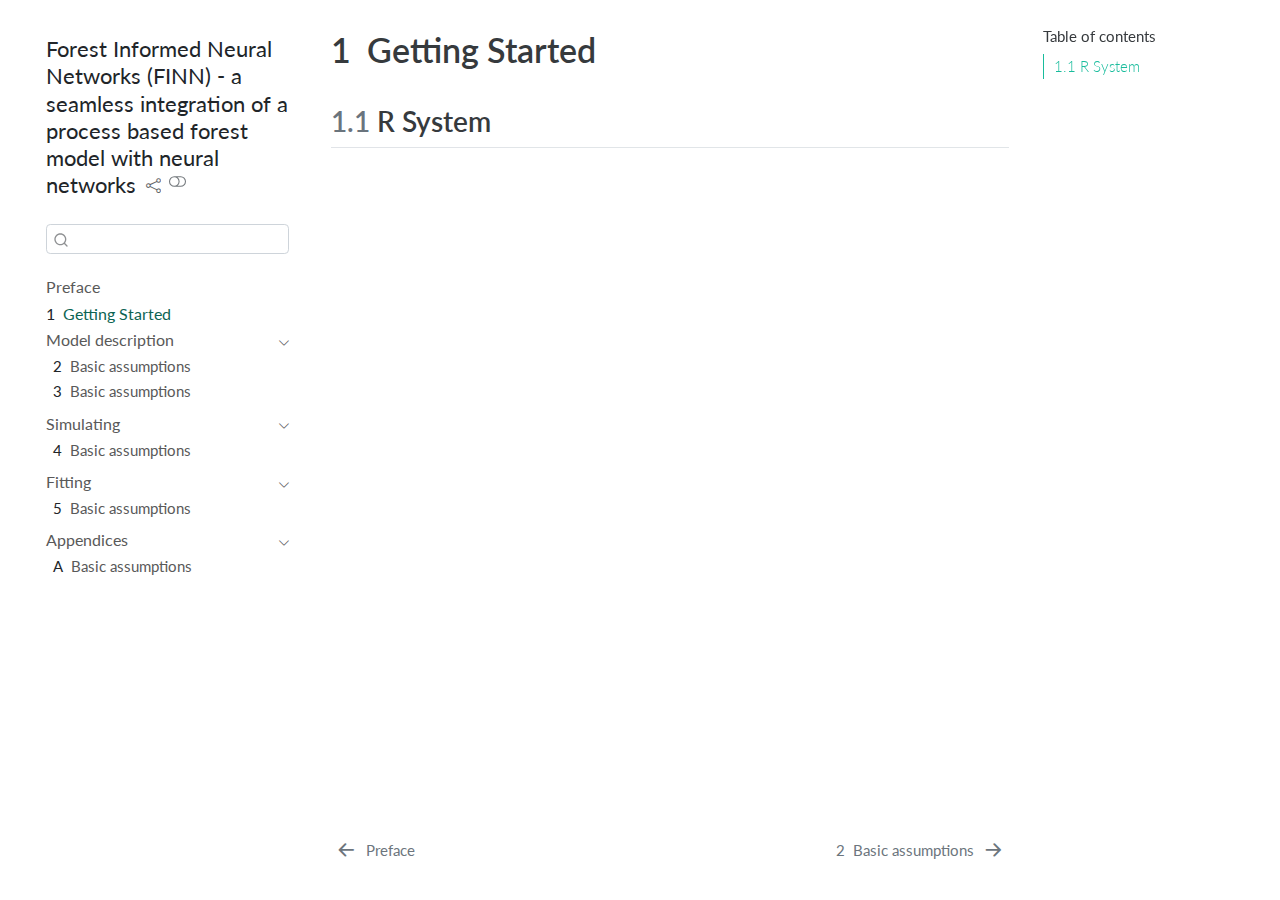
<file: documentation/docs/A1-GettingStarted.html>
<!DOCTYPE html>
<html xmlns="http://www.w3.org/1999/xhtml" lang="en" xml:lang="en"><head>

<meta charset="utf-8">
<meta name="generator" content="quarto-1.3.450">

<meta name="viewport" content="width=device-width, initial-scale=1.0, user-scalable=yes">


<title>Forest Informed Neural Networks (FINN) - a seamless integration of a process based forest model with neural networks - 1&nbsp; Getting Started</title>
<style>
code{white-space: pre-wrap;}
span.smallcaps{font-variant: small-caps;}
div.columns{display: flex; gap: min(4vw, 1.5em);}
div.column{flex: auto; overflow-x: auto;}
div.hanging-indent{margin-left: 1.5em; text-indent: -1.5em;}
ul.task-list{list-style: none;}
ul.task-list li input[type="checkbox"] {
  width: 0.8em;
  margin: 0 0.8em 0.2em -1em; /* quarto-specific, see https://github.com/quarto-dev/quarto-cli/issues/4556 */ 
  vertical-align: middle;
}
</style>


<script src="site_libs/quarto-nav/quarto-nav.js"></script>
<script src="site_libs/quarto-nav/headroom.min.js"></script>
<script src="site_libs/clipboard/clipboard.min.js"></script>
<script src="site_libs/quarto-search/autocomplete.umd.js"></script>
<script src="site_libs/quarto-search/fuse.min.js"></script>
<script src="site_libs/quarto-search/quarto-search.js"></script>
<meta name="quarto:offset" content="./">
<link href="./A2-basic-assumptions.html" rel="next">
<link href="./index.html" rel="prev">
<script src="site_libs/quarto-html/quarto.js"></script>
<script src="site_libs/quarto-html/popper.min.js"></script>
<script src="site_libs/quarto-html/tippy.umd.min.js"></script>
<script src="site_libs/quarto-html/anchor.min.js"></script>
<link href="site_libs/quarto-html/tippy.css" rel="stylesheet">
<link href="site_libs/quarto-html/quarto-syntax-highlighting.css" rel="stylesheet" class="quarto-color-scheme" id="quarto-text-highlighting-styles">
<link href="site_libs/quarto-html/quarto-syntax-highlighting-dark.css" rel="prefetch" class="quarto-color-scheme quarto-color-alternate" id="quarto-text-highlighting-styles">
<script src="site_libs/bootstrap/bootstrap.min.js"></script>
<link href="site_libs/bootstrap/bootstrap-icons.css" rel="stylesheet">
<link href="site_libs/bootstrap/bootstrap.min.css" rel="stylesheet" class="quarto-color-scheme" id="quarto-bootstrap" data-mode="light">
<link href="site_libs/bootstrap/bootstrap-dark.min.css" rel="prefetch" class="quarto-color-scheme quarto-color-alternate" id="quarto-bootstrap" data-mode="dark">
<script id="quarto-search-options" type="application/json">{
  "location": "sidebar",
  "copy-button": false,
  "collapse-after": 3,
  "panel-placement": "start",
  "type": "textbox",
  "limit": 20,
  "language": {
    "search-no-results-text": "No results",
    "search-matching-documents-text": "matching documents",
    "search-copy-link-title": "Copy link to search",
    "search-hide-matches-text": "Hide additional matches",
    "search-more-match-text": "more match in this document",
    "search-more-matches-text": "more matches in this document",
    "search-clear-button-title": "Clear",
    "search-detached-cancel-button-title": "Cancel",
    "search-submit-button-title": "Submit",
    "search-label": "Search"
  }
}</script>


<link rel="stylesheet" href="include/webex.css">
<meta name="citation_title" content="[[1]{.chapter-number}&nbsp; [Getting Started]{.chapter-title}]{#sec-gettingstarted .quarto-section-identifier}">
<meta name="citation_language" content="en">
<meta name="citation_reference" content="citation_title=Unlocking the forest inventory data: Relating individual tree performance to unmeasured environmental factors;,citation_abstract=Geographically extensive forest inventories, such as the USDA Forest Service’s Forest Inventory and Analysis (FIA) program, contain millions of individual tree growth and mortality records that could be used to develop broad-scale models of forest dynamics. A limitation of inventory data, however, is that individual-level measurements of light (L) and other environmental factors are typically absent. Thus, inventory data alone cannot be used to parameterize mechanistic models of forest dynamics in which individual performance depends on light, water, nutrients, etc. To overcome this limitation, we developed methods to estimate species-specific parameters (θG) relating sapling growth (G) to L using data sets in which G, but not L, is observed for each sapling. Our approach involves: (1) using calibration data that we collected in both eastern and western North America to quantify the probability that saplings receive different amounts of light, conditional on covariates x that can be obtained from inventory data (e.g., sapling crown class and neighborhood crowding); and (2) combining these probability distributions with observed G and x to estimate θG using Bayesian computational methods. Here, we present a test case using a data set in which G, L, and x were observed for saplings of nine species. This test data set allowed us to compare estimates of θG obtained from the standard approach (where G and L are observed for each sapling) to our method (where G and x, but not L, are observed). For all species, estimates of θG obtained from analyses with and without observed L were similar. This suggests that our approach should be useful for estimating light-dependent growth functions from inventory data that lack direct measurements of L. Our approach could be extended to estimate parameters relating sapling mortality to L from inventory data, as well as to deal with uncertainty in other resources (e.g., water or nutrients) or environmental factors (e.g., temperature).;,citation_author=Jeremy W. Lichstein;,citation_author=Jonathan Dushoff;,citation_author=Kiona Ogle;,citation_author=Anping Chen;,citation_author=Drew W. Purves;,citation_author=John P. Caspersen;,citation_author=Stephen W. Pacala;,citation_publication_date=2010;,citation_cover_date=2010;,citation_year=2010;,citation_fulltext_html_url=https://onlinelibrary.wiley.com/doi/abs/10.1890/08-2334.1;,citation_issue=3;,citation_doi=10.1890/08-2334.1;,citation_issn=1939-5582;,citation_volume=20;,citation_language=en-US;,citation_journal_title=Ecological Applications;">
<meta name="citation_reference" content="citation_title=Cutting out the middleman: Calibrating and validating a dynamic vegetation model (ED2-PROSPECT5) using remotely sensed surface reflectance;,citation_abstract=Abstract. Canopy radiative transfer is the primary mechanism by which models relate vegetation composition and state to the surface energy balance, which is important to light- and temperature-sensitive plant processes as well as understanding land–atmosphere feedbacks. In addition, certain parameters (e.g., specific leaf area, SLA) that have an outsized influence on vegetation model behavior can be constrained by observations of shortwave reflectance, thus reducing model predictive uncertainty. Importantly, calibrating against radiative transfer outputs allows models to directly use remote sensing reflectance products without relying on highly derived products (such as MODIS leaf area index) whose assumptions may be incompatible with the target vegetation model and whose uncertainties are usually not well quantified. Here, we created the EDR model by coupling the two-stream representation of canopy radiative transfer in the Ecosystem Demography model version 2 (ED2) with a leaf radiative transfer model (PROSPECT-5) and a simple soil reflectance model to predict full-range, high-spectral-resolution surface reflectance that is dependent on the underlying ED2 model state. We then calibrated this model against estimates of hemispherical reflectance (corrected for directional effects) from the NASA Airborne Visible/Infrared Imaging Spectrometer (AVIRIS) and survey data from 54 temperate forest plots in the northeastern United States. The calibration significantly reduced uncertainty in model parameters related to leaf biochemistry and morphology and canopy structure for five plant functional types. Using a single common set of parameters across all sites, the calibrated model was able to accurately reproduce surface reflectance for sites with highly varied forest composition and structure. However, the calibrated model’s predictions of leaf area index (LAI) were less robust, capturing only 46 % of the variability in the observations. Comparing the ED2 radiative transfer model with another two-stream soil–leaf–canopy radiative transfer model commonly used in remote sensing studies (PRO4SAIL) illustrated structural errors in the ED2 representation of direct radiation backscatter that resulted in systematic underestimation of reflectance. In addition, we also highlight that, to directly compare with a two-stream radiative transfer model like EDR, we had to perform an additional processing step to convert the directional reflectance estimates of AVIRIS to hemispherical reflectance (also known as “albedo”). In future work, we recommend that vegetation models add the capability to predict directional reflectance, to allow them to more directly assimilate a wide range of airborne and satellite reflectance products. We ultimately conclude that despite these challenges, using dynamic vegetation models to predict surface reflectance is a promising avenue for model calibration and validation using remote sensing data.;,citation_author=Alexey N. Shiklomanov;,citation_author=Michael C. Dietze;,citation_author=Istem Fer;,citation_author=Toni Viskari;,citation_author=Shawn P. Serbin;,citation_publication_date=2021-05-12;,citation_cover_date=2021-05-12;,citation_year=2021;,citation_fulltext_html_url=https://gmd.copernicus.org/articles/14/2603/2021/;,citation_issue=5;,citation_doi=10.5194/gmd-14-2603-2021;,citation_issn=1991-9603;,citation_volume=14;,citation_language=en-US;,citation_journal_title=Geoscientific Model Development;,citation_journal_abbrev=Geosci. Model Dev.;">
<meta name="citation_reference" content="citation_title=Deep learning and process understanding for data-driven earth system science;,citation_abstract=Machine learning approaches are increasingly used to extract patterns and insights from the ever-increasing stream of geospatial data, but current approaches may not be optimal when system behaviour is dominated by spatial or temporal context. Here, rather than amending classical machine learning, we argue that these contextual cues should be used as part of deep learning (an approach that is able to extract spatio-temporal features automatically) to gain further process understanding of Earth system science problems, improving the predictive ability of seasonal forecasting and modelling of long-range spatial connections across multiple timescales, for example. The next step will be a hybrid modelling approach, coupling physical process models with the versatility of data-driven machine learning.;,citation_author=Markus Reichstein;,citation_author=Gustau Camps-Valls;,citation_author=Bjorn Stevens;,citation_author=Martin Jung;,citation_author=Joachim Denzler;,citation_author=Nuno Carvalhais;,citation_author=undefined Prabhat;,citation_publication_date=2019-02;,citation_cover_date=2019-02;,citation_year=2019;,citation_fulltext_html_url=https://www.nature.com/articles/s41586-019-0912-1;,citation_issue=7743;,citation_doi=10.1038/s41586-019-0912-1;,citation_issn=1476-4687;,citation_volume=566;,citation_language=en-US;,citation_journal_title=Nature;">
</head>

<body class="nav-sidebar floating">

<div id="quarto-search-results"></div>
  <header id="quarto-header" class="headroom fixed-top">
  <nav class="quarto-secondary-nav">
    <div class="container-fluid d-flex">
      <button type="button" class="quarto-btn-toggle btn" data-bs-toggle="collapse" data-bs-target="#quarto-sidebar,#quarto-sidebar-glass" aria-controls="quarto-sidebar" aria-expanded="false" aria-label="Toggle sidebar navigation" onclick="if (window.quartoToggleHeadroom) { window.quartoToggleHeadroom(); }">
        <i class="bi bi-layout-text-sidebar-reverse"></i>
      </button>
      <nav class="quarto-page-breadcrumbs" aria-label="breadcrumb"><ol class="breadcrumb"><li class="breadcrumb-item"><a href="./A1-GettingStarted.html"><span class="chapter-number">1</span>&nbsp; <span class="chapter-title">Getting Started</span></a></li></ol></nav>
      <a class="flex-grow-1" role="button" data-bs-toggle="collapse" data-bs-target="#quarto-sidebar,#quarto-sidebar-glass" aria-controls="quarto-sidebar" aria-expanded="false" aria-label="Toggle sidebar navigation" onclick="if (window.quartoToggleHeadroom) { window.quartoToggleHeadroom(); }">      
      </a>
      <button type="button" class="btn quarto-search-button" aria-label="" onclick="window.quartoOpenSearch();">
        <i class="bi bi-search"></i>
      </button>
    </div>
  </nav>
</header>
<!-- content -->
<div id="quarto-content" class="quarto-container page-columns page-rows-contents page-layout-article">
<!-- sidebar -->
  <nav id="quarto-sidebar" class="sidebar collapse collapse-horizontal sidebar-navigation floating overflow-auto">
    <div class="pt-lg-2 mt-2 text-left sidebar-header">
    <div class="sidebar-title mb-0 py-0">
      <a href="./">Forest Informed Neural Networks (FINN) - a seamless integration of a process based forest model with neural networks</a> 
        <div class="sidebar-tools-main">
    <div class="dropdown">
      <a href="" title="Share" id="quarto-navigation-tool-dropdown-0" class="quarto-navigation-tool dropdown-toggle px-1" data-bs-toggle="dropdown" aria-expanded="false" aria-label="Share"><i class="bi bi-share"></i></a>
      <ul class="dropdown-menu" aria-labelledby="quarto-navigation-tool-dropdown-0">
          <li>
            <a class="dropdown-item sidebar-tools-main-item" href="https://twitter.com/intent/tweet?url=|url|">
              <i class="bi bi-bi-twitter pe-1"></i>
            Twitter
            </a>
          </li>
          <li>
            <a class="dropdown-item sidebar-tools-main-item" href="https://www.facebook.com/sharer/sharer.php?u=|url|">
              <i class="bi bi-bi-facebook pe-1"></i>
            Facebook
            </a>
          </li>
          <li>
            <a class="dropdown-item sidebar-tools-main-item" href="https://www.linkedin.com/sharing/share-offsite/?url=|url|">
              <i class="bi bi-bi-linkedin pe-1"></i>
            LinkedIn
            </a>
          </li>
      </ul>
    </div>
  <a href="" class="quarto-color-scheme-toggle quarto-navigation-tool  px-1" onclick="window.quartoToggleColorScheme(); return false;" title="Toggle dark mode"><i class="bi"></i></a>
</div>
    </div>
      </div>
        <div class="mt-2 flex-shrink-0 align-items-center">
        <div class="sidebar-search">
        <div id="quarto-search" class="" title="Search"></div>
        </div>
        </div>
    <div class="sidebar-menu-container"> 
    <ul class="list-unstyled mt-1">
        <li class="sidebar-item">
  <div class="sidebar-item-container"> 
  <a href="./index.html" class="sidebar-item-text sidebar-link">
 <span class="menu-text">Preface</span></a>
  </div>
</li>
        <li class="sidebar-item">
  <div class="sidebar-item-container"> 
  <a href="./A1-GettingStarted.html" class="sidebar-item-text sidebar-link active">
 <span class="menu-text"><span class="chapter-number">1</span>&nbsp; <span class="chapter-title">Getting Started</span></span></a>
  </div>
</li>
        <li class="sidebar-item sidebar-item-section">
      <div class="sidebar-item-container"> 
            <a class="sidebar-item-text sidebar-link text-start" data-bs-toggle="collapse" data-bs-target="#quarto-sidebar-section-1" aria-expanded="true">
 <span class="menu-text">Model description</span></a>
          <a class="sidebar-item-toggle text-start" data-bs-toggle="collapse" data-bs-target="#quarto-sidebar-section-1" aria-expanded="true" aria-label="Toggle section">
            <i class="bi bi-chevron-right ms-2"></i>
          </a> 
      </div>
      <ul id="quarto-sidebar-section-1" class="collapse list-unstyled sidebar-section depth1 show">  
          <li class="sidebar-item">
  <div class="sidebar-item-container"> 
  <a href="./A2-basic-assumptions.html" class="sidebar-item-text sidebar-link">
 <span class="menu-text"><span class="chapter-number">2</span>&nbsp; <span class="chapter-title">Basic assumptions</span></span></a>
  </div>
</li>
          <li class="sidebar-item">
  <div class="sidebar-item-container"> 
  <a href="./A3-demographic-processes.html" class="sidebar-item-text sidebar-link">
 <span class="menu-text"><span class="chapter-number">3</span>&nbsp; <span class="chapter-title">Basic assumptions</span></span></a>
  </div>
</li>
      </ul>
  </li>
        <li class="sidebar-item sidebar-item-section">
      <div class="sidebar-item-container"> 
            <a class="sidebar-item-text sidebar-link text-start" data-bs-toggle="collapse" data-bs-target="#quarto-sidebar-section-2" aria-expanded="true">
 <span class="menu-text">Simulating</span></a>
          <a class="sidebar-item-toggle text-start" data-bs-toggle="collapse" data-bs-target="#quarto-sidebar-section-2" aria-expanded="true" aria-label="Toggle section">
            <i class="bi bi-chevron-right ms-2"></i>
          </a> 
      </div>
      <ul id="quarto-sidebar-section-2" class="collapse list-unstyled sidebar-section depth1 show">  
          <li class="sidebar-item">
  <div class="sidebar-item-container"> 
  <a href="./B1-forest-succession.html" class="sidebar-item-text sidebar-link">
 <span class="menu-text"><span class="chapter-number">4</span>&nbsp; <span class="chapter-title">Basic assumptions</span></span></a>
  </div>
</li>
      </ul>
  </li>
        <li class="sidebar-item sidebar-item-section">
      <div class="sidebar-item-container"> 
            <a class="sidebar-item-text sidebar-link text-start" data-bs-toggle="collapse" data-bs-target="#quarto-sidebar-section-3" aria-expanded="true">
 <span class="menu-text">Fitting</span></a>
          <a class="sidebar-item-toggle text-start" data-bs-toggle="collapse" data-bs-target="#quarto-sidebar-section-3" aria-expanded="true" aria-label="Toggle section">
            <i class="bi bi-chevron-right ms-2"></i>
          </a> 
      </div>
      <ul id="quarto-sidebar-section-3" class="collapse list-unstyled sidebar-section depth1 show">  
          <li class="sidebar-item">
  <div class="sidebar-item-container"> 
  <a href="./C1-fit-environment.html" class="sidebar-item-text sidebar-link">
 <span class="menu-text"><span class="chapter-number">5</span>&nbsp; <span class="chapter-title">Basic assumptions</span></span></a>
  </div>
</li>
      </ul>
  </li>
        <li class="sidebar-item sidebar-item-section">
      <div class="sidebar-item-container"> 
            <a class="sidebar-item-text sidebar-link text-start" data-bs-toggle="collapse" data-bs-target="#quarto-sidebar-section-4" aria-expanded="true">
 <span class="menu-text">Appendices</span></a>
          <a class="sidebar-item-toggle text-start" data-bs-toggle="collapse" data-bs-target="#quarto-sidebar-section-4" aria-expanded="true" aria-label="Toggle section">
            <i class="bi bi-chevron-right ms-2"></i>
          </a> 
      </div>
      <ul id="quarto-sidebar-section-4" class="collapse list-unstyled sidebar-section depth1 show">  
          <li class="sidebar-item">
  <div class="sidebar-item-container"> 
  <a href="./Appendix-Datasets.html" class="sidebar-item-text sidebar-link">
 <span class="menu-text"><span class="chapter-number">A</span>&nbsp; <span class="chapter-title">Basic assumptions</span></span></a>
  </div>
</li>
      </ul>
  </li>
    </ul>
    </div>
</nav>
<div id="quarto-sidebar-glass" data-bs-toggle="collapse" data-bs-target="#quarto-sidebar,#quarto-sidebar-glass"></div>
<!-- margin-sidebar -->
    <div id="quarto-margin-sidebar" class="sidebar margin-sidebar">
        <nav id="TOC" role="doc-toc" class="toc-active">
    <h2 id="toc-title">Table of contents</h2>
   
  <ul>
  <li><a href="#r-system" id="toc-r-system" class="nav-link active" data-scroll-target="#r-system"><span class="header-section-number">1.1</span> R System</a></li>
  </ul>
</nav>
    </div>
<!-- main -->
<main class="content" id="quarto-document-content">

<header id="title-block-header" class="quarto-title-block default">
<div class="quarto-title">
<h1 class="title"><span id="sec-gettingstarted" class="quarto-section-identifier"><span class="chapter-number">1</span>&nbsp; <span class="chapter-title">Getting Started</span></span></h1>
</div>



<div class="quarto-title-meta">

    
  
    
  </div>
  

</header>

<section id="r-system" class="level2" data-number="1.1">
<h2 data-number="1.1" class="anchored" data-anchor-id="r-system"><span class="header-section-number">1.1</span> R System</h2>


</section>

</main> <!-- /main -->
<script>

/* update total correct if #webex-total_correct exists */
update_total_correct = function() {
  console.log("webex: update total_correct");

  var t = document.getElementsByClassName("webex-total_correct");
  for (var i = 0; i < t.length; i++) {
    p = t[i].parentElement;
    var correct = p.getElementsByClassName("webex-correct").length;
    var solvemes = p.getElementsByClassName("webex-solveme").length;
    var radiogroups = p.getElementsByClassName("webex-radiogroup").length;
    var selects = p.getElementsByClassName("webex-select").length;

    t[i].innerHTML = correct + " of " + (solvemes + radiogroups + selects) + " correct";
  }
}

/* webex-solution button toggling function */
b_func = function() {
  console.log("webex: toggle hide");

  var cl = this.parentElement.classList;
  if (cl.contains('open')) {
    cl.remove("open");
  } else {
    cl.add("open");
  }
}

/* check answers */
check_func = function() {
  console.log("webex: check answers");

  var cl = this.parentElement.classList;
  if (cl.contains('unchecked')) {
    cl.remove("unchecked");
    this.innerHTML = "Hide Answers";
  } else {
    cl.add("unchecked");
    this.innerHTML = "Show Answers";
  }
}

/* function for checking solveme answers */
solveme_func = function(e) {
  console.log("webex: check solveme");

  var real_answers = JSON.parse(this.dataset.answer);
  var my_answer = this.value;
  var cl = this.classList;
  if (cl.contains("ignorecase")) {
    my_answer = my_answer.toLowerCase();
  }
  if (cl.contains("nospaces")) {
    my_answer = my_answer.replace(/ /g, "")
  }

  if (my_answer == "") {
    cl.remove("webex-correct");
    cl.remove("webex-incorrect");
  } else if (real_answers.includes(my_answer)) {
    cl.add("webex-correct");
    cl.remove("webex-incorrect");
  } else {
    cl.add("webex-incorrect");
    cl.remove("webex-correct");
  }

  // match numeric answers within a specified tolerance
  if(this.dataset.tol > 0){
    var tol = JSON.parse(this.dataset.tol);
    var matches = real_answers.map(x => Math.abs(x - my_answer) < tol)
    if (matches.reduce((a, b) => a + b, 0) > 0) {
      cl.add("webex-correct");
    } else {
      cl.remove("webex-correct");
    }
  }

  // added regex bit
  if (cl.contains("regex")){
    answer_regex = RegExp(real_answers.join("|"))
    if (answer_regex.test(my_answer)) {
      cl.add("webex-correct");
    }
  }

  update_total_correct();
}

/* function for checking select answers */
select_func = function(e) {
  console.log("webex: check select");

  var cl = this.classList

  /* add style */
  cl.remove("webex-incorrect");
  cl.remove("webex-correct");
  if (this.value == "answer") {
    cl.add("webex-correct");
  } else if (this.value != "blank") {
    cl.add("webex-incorrect");
  }

  update_total_correct();
}

/* function for checking radiogroups answers */
radiogroups_func = function(e) {
  console.log("webex: check radiogroups");

  var checked_button = document.querySelector('input[name=' + this.id + ']:checked');
  var cl = checked_button.parentElement.classList;
  var labels = checked_button.parentElement.parentElement.children;

  /* get rid of styles */
  for (i = 0; i < labels.length; i++) {
    labels[i].classList.remove("webex-incorrect");
    labels[i].classList.remove("webex-correct");
  }

  /* add style */
  if (checked_button.value == "answer") {
    cl.add("webex-correct");
  } else {
    cl.add("webex-incorrect");
  }

  update_total_correct();
}

window.onload = function() {
  console.log("webex onload");
  /* set up solution buttons */
  var buttons = document.getElementsByTagName("button");

  for (var i = 0; i < buttons.length; i++) {
    if (buttons[i].parentElement.classList.contains('webex-solution')) {
      buttons[i].onclick = b_func;
    }
  }

  var check_sections = document.getElementsByClassName("webex-check");
  console.log("check:", check_sections.length);
  for (var i = 0; i < check_sections.length; i++) {
    check_sections[i].classList.add("unchecked");

    let btn = document.createElement("button");
    btn.innerHTML = "Show Answers";
    btn.classList.add("webex-check-button");
    btn.onclick = check_func;
    check_sections[i].appendChild(btn);

    let spn = document.createElement("span");
    spn.classList.add("webex-total_correct");
    check_sections[i].appendChild(spn);
  }

  /* set up webex-solveme inputs */
  var solveme = document.getElementsByClassName("webex-solveme");

  for (var i = 0; i < solveme.length; i++) {
    /* make sure input boxes don't auto-anything */
    solveme[i].setAttribute("autocomplete","off");
    solveme[i].setAttribute("autocorrect", "off");
    solveme[i].setAttribute("autocapitalize", "off");
    solveme[i].setAttribute("spellcheck", "false");
    solveme[i].value = "";

    /* adjust answer for ignorecase or nospaces */
    var cl = solveme[i].classList;
    var real_answer = solveme[i].dataset.answer;
    if (cl.contains("ignorecase")) {
      real_answer = real_answer.toLowerCase();
    }
    if (cl.contains("nospaces")) {
      real_answer = real_answer.replace(/ /g, "");
    }
    solveme[i].dataset.answer = real_answer;

    /* attach checking function */
    solveme[i].onkeyup = solveme_func;
    solveme[i].onchange = solveme_func;

    solveme[i].insertAdjacentHTML("afterend", " <span class='webex-icon'></span>")
  }

  /* set up radiogroups */
  var radiogroups = document.getElementsByClassName("webex-radiogroup");
  for (var i = 0; i < radiogroups.length; i++) {
    radiogroups[i].onchange = radiogroups_func;
  }

  /* set up selects */
  var selects = document.getElementsByClassName("webex-select");
  for (var i = 0; i < selects.length; i++) {
    selects[i].onchange = select_func;
    selects[i].insertAdjacentHTML("afterend", " <span class='webex-icon'></span>")
  }

  update_total_correct();
}

</script>
<script id="quarto-html-after-body" type="application/javascript">
window.document.addEventListener("DOMContentLoaded", function (event) {
  const toggleBodyColorMode = (bsSheetEl) => {
    const mode = bsSheetEl.getAttribute("data-mode");
    const bodyEl = window.document.querySelector("body");
    if (mode === "dark") {
      bodyEl.classList.add("quarto-dark");
      bodyEl.classList.remove("quarto-light");
    } else {
      bodyEl.classList.add("quarto-light");
      bodyEl.classList.remove("quarto-dark");
    }
  }
  const toggleBodyColorPrimary = () => {
    const bsSheetEl = window.document.querySelector("link#quarto-bootstrap");
    if (bsSheetEl) {
      toggleBodyColorMode(bsSheetEl);
    }
  }
  toggleBodyColorPrimary();  
  const disableStylesheet = (stylesheets) => {
    for (let i=0; i < stylesheets.length; i++) {
      const stylesheet = stylesheets[i];
      stylesheet.rel = 'prefetch';
    }
  }
  const enableStylesheet = (stylesheets) => {
    for (let i=0; i < stylesheets.length; i++) {
      const stylesheet = stylesheets[i];
      stylesheet.rel = 'stylesheet';
    }
  }
  const manageTransitions = (selector, allowTransitions) => {
    const els = window.document.querySelectorAll(selector);
    for (let i=0; i < els.length; i++) {
      const el = els[i];
      if (allowTransitions) {
        el.classList.remove('notransition');
      } else {
        el.classList.add('notransition');
      }
    }
  }
  const toggleColorMode = (alternate) => {
    // Switch the stylesheets
    const alternateStylesheets = window.document.querySelectorAll('link.quarto-color-scheme.quarto-color-alternate');
    manageTransitions('#quarto-margin-sidebar .nav-link', false);
    if (alternate) {
      enableStylesheet(alternateStylesheets);
      for (const sheetNode of alternateStylesheets) {
        if (sheetNode.id === "quarto-bootstrap") {
          toggleBodyColorMode(sheetNode);
        }
      }
    } else {
      disableStylesheet(alternateStylesheets);
      toggleBodyColorPrimary();
    }
    manageTransitions('#quarto-margin-sidebar .nav-link', true);
    // Switch the toggles
    const toggles = window.document.querySelectorAll('.quarto-color-scheme-toggle');
    for (let i=0; i < toggles.length; i++) {
      const toggle = toggles[i];
      if (toggle) {
        if (alternate) {
          toggle.classList.add("alternate");     
        } else {
          toggle.classList.remove("alternate");
        }
      }
    }
    // Hack to workaround the fact that safari doesn't
    // properly recolor the scrollbar when toggling (#1455)
    if (navigator.userAgent.indexOf('Safari') > 0 && navigator.userAgent.indexOf('Chrome') == -1) {
      manageTransitions("body", false);
      window.scrollTo(0, 1);
      setTimeout(() => {
        window.scrollTo(0, 0);
        manageTransitions("body", true);
      }, 40);  
    }
  }
  const isFileUrl = () => { 
    return window.location.protocol === 'file:';
  }
  const hasAlternateSentinel = () => {  
    let styleSentinel = getColorSchemeSentinel();
    if (styleSentinel !== null) {
      return styleSentinel === "alternate";
    } else {
      return false;
    }
  }
  const setStyleSentinel = (alternate) => {
    const value = alternate ? "alternate" : "default";
    if (!isFileUrl()) {
      window.localStorage.setItem("quarto-color-scheme", value);
    } else {
      localAlternateSentinel = value;
    }
  }
  const getColorSchemeSentinel = () => {
    if (!isFileUrl()) {
      const storageValue = window.localStorage.getItem("quarto-color-scheme");
      return storageValue != null ? storageValue : localAlternateSentinel;
    } else {
      return localAlternateSentinel;
    }
  }
  let localAlternateSentinel = 'default';
  // Dark / light mode switch
  window.quartoToggleColorScheme = () => {
    // Read the current dark / light value 
    let toAlternate = !hasAlternateSentinel();
    toggleColorMode(toAlternate);
    setStyleSentinel(toAlternate);
  };
  // Ensure there is a toggle, if there isn't float one in the top right
  if (window.document.querySelector('.quarto-color-scheme-toggle') === null) {
    const a = window.document.createElement('a');
    a.classList.add('top-right');
    a.classList.add('quarto-color-scheme-toggle');
    a.href = "";
    a.onclick = function() { try { window.quartoToggleColorScheme(); } catch {} return false; };
    const i = window.document.createElement("i");
    i.classList.add('bi');
    a.appendChild(i);
    window.document.body.appendChild(a);
  }
  // Switch to dark mode if need be
  if (hasAlternateSentinel()) {
    toggleColorMode(true);
  } else {
    toggleColorMode(false);
  }
  const icon = "";
  const anchorJS = new window.AnchorJS();
  anchorJS.options = {
    placement: 'right',
    icon: icon
  };
  anchorJS.add('.anchored');
  const isCodeAnnotation = (el) => {
    for (const clz of el.classList) {
      if (clz.startsWith('code-annotation-')) {                     
        return true;
      }
    }
    return false;
  }
  const clipboard = new window.ClipboardJS('.code-copy-button', {
    text: function(trigger) {
      const codeEl = trigger.previousElementSibling.cloneNode(true);
      for (const childEl of codeEl.children) {
        if (isCodeAnnotation(childEl)) {
          childEl.remove();
        }
      }
      return codeEl.innerText;
    }
  });
  clipboard.on('success', function(e) {
    // button target
    const button = e.trigger;
    // don't keep focus
    button.blur();
    // flash "checked"
    button.classList.add('code-copy-button-checked');
    var currentTitle = button.getAttribute("title");
    button.setAttribute("title", "Copied!");
    let tooltip;
    if (window.bootstrap) {
      button.setAttribute("data-bs-toggle", "tooltip");
      button.setAttribute("data-bs-placement", "left");
      button.setAttribute("data-bs-title", "Copied!");
      tooltip = new bootstrap.Tooltip(button, 
        { trigger: "manual", 
          customClass: "code-copy-button-tooltip",
          offset: [0, -8]});
      tooltip.show();    
    }
    setTimeout(function() {
      if (tooltip) {
        tooltip.hide();
        button.removeAttribute("data-bs-title");
        button.removeAttribute("data-bs-toggle");
        button.removeAttribute("data-bs-placement");
      }
      button.setAttribute("title", currentTitle);
      button.classList.remove('code-copy-button-checked');
    }, 1000);
    // clear code selection
    e.clearSelection();
  });
  function tippyHover(el, contentFn) {
    const config = {
      allowHTML: true,
      content: contentFn,
      maxWidth: 500,
      delay: 100,
      arrow: false,
      appendTo: function(el) {
          return el.parentElement;
      },
      interactive: true,
      interactiveBorder: 10,
      theme: 'quarto',
      placement: 'bottom-start'
    };
    window.tippy(el, config); 
  }
  const noterefs = window.document.querySelectorAll('a[role="doc-noteref"]');
  for (var i=0; i<noterefs.length; i++) {
    const ref = noterefs[i];
    tippyHover(ref, function() {
      // use id or data attribute instead here
      let href = ref.getAttribute('data-footnote-href') || ref.getAttribute('href');
      try { href = new URL(href).hash; } catch {}
      const id = href.replace(/^#\/?/, "");
      const note = window.document.getElementById(id);
      return note.innerHTML;
    });
  }
      let selectedAnnoteEl;
      const selectorForAnnotation = ( cell, annotation) => {
        let cellAttr = 'data-code-cell="' + cell + '"';
        let lineAttr = 'data-code-annotation="' +  annotation + '"';
        const selector = 'span[' + cellAttr + '][' + lineAttr + ']';
        return selector;
      }
      const selectCodeLines = (annoteEl) => {
        const doc = window.document;
        const targetCell = annoteEl.getAttribute("data-target-cell");
        const targetAnnotation = annoteEl.getAttribute("data-target-annotation");
        const annoteSpan = window.document.querySelector(selectorForAnnotation(targetCell, targetAnnotation));
        const lines = annoteSpan.getAttribute("data-code-lines").split(",");
        const lineIds = lines.map((line) => {
          return targetCell + "-" + line;
        })
        let top = null;
        let height = null;
        let parent = null;
        if (lineIds.length > 0) {
            //compute the position of the single el (top and bottom and make a div)
            const el = window.document.getElementById(lineIds[0]);
            top = el.offsetTop;
            height = el.offsetHeight;
            parent = el.parentElement.parentElement;
          if (lineIds.length > 1) {
            const lastEl = window.document.getElementById(lineIds[lineIds.length - 1]);
            const bottom = lastEl.offsetTop + lastEl.offsetHeight;
            height = bottom - top;
          }
          if (top !== null && height !== null && parent !== null) {
            // cook up a div (if necessary) and position it 
            let div = window.document.getElementById("code-annotation-line-highlight");
            if (div === null) {
              div = window.document.createElement("div");
              div.setAttribute("id", "code-annotation-line-highlight");
              div.style.position = 'absolute';
              parent.appendChild(div);
            }
            div.style.top = top - 2 + "px";
            div.style.height = height + 4 + "px";
            let gutterDiv = window.document.getElementById("code-annotation-line-highlight-gutter");
            if (gutterDiv === null) {
              gutterDiv = window.document.createElement("div");
              gutterDiv.setAttribute("id", "code-annotation-line-highlight-gutter");
              gutterDiv.style.position = 'absolute';
              const codeCell = window.document.getElementById(targetCell);
              const gutter = codeCell.querySelector('.code-annotation-gutter');
              gutter.appendChild(gutterDiv);
            }
            gutterDiv.style.top = top - 2 + "px";
            gutterDiv.style.height = height + 4 + "px";
          }
          selectedAnnoteEl = annoteEl;
        }
      };
      const unselectCodeLines = () => {
        const elementsIds = ["code-annotation-line-highlight", "code-annotation-line-highlight-gutter"];
        elementsIds.forEach((elId) => {
          const div = window.document.getElementById(elId);
          if (div) {
            div.remove();
          }
        });
        selectedAnnoteEl = undefined;
      };
      // Attach click handler to the DT
      const annoteDls = window.document.querySelectorAll('dt[data-target-cell]');
      for (const annoteDlNode of annoteDls) {
        annoteDlNode.addEventListener('click', (event) => {
          const clickedEl = event.target;
          if (clickedEl !== selectedAnnoteEl) {
            unselectCodeLines();
            const activeEl = window.document.querySelector('dt[data-target-cell].code-annotation-active');
            if (activeEl) {
              activeEl.classList.remove('code-annotation-active');
            }
            selectCodeLines(clickedEl);
            clickedEl.classList.add('code-annotation-active');
          } else {
            // Unselect the line
            unselectCodeLines();
            clickedEl.classList.remove('code-annotation-active');
          }
        });
      }
  const findCites = (el) => {
    const parentEl = el.parentElement;
    if (parentEl) {
      const cites = parentEl.dataset.cites;
      if (cites) {
        return {
          el,
          cites: cites.split(' ')
        };
      } else {
        return findCites(el.parentElement)
      }
    } else {
      return undefined;
    }
  };
  var bibliorefs = window.document.querySelectorAll('a[role="doc-biblioref"]');
  for (var i=0; i<bibliorefs.length; i++) {
    const ref = bibliorefs[i];
    const citeInfo = findCites(ref);
    if (citeInfo) {
      tippyHover(citeInfo.el, function() {
        var popup = window.document.createElement('div');
        citeInfo.cites.forEach(function(cite) {
          var citeDiv = window.document.createElement('div');
          citeDiv.classList.add('hanging-indent');
          citeDiv.classList.add('csl-entry');
          var biblioDiv = window.document.getElementById('ref-' + cite);
          if (biblioDiv) {
            citeDiv.innerHTML = biblioDiv.innerHTML;
          }
          popup.appendChild(citeDiv);
        });
        return popup.innerHTML;
      });
    }
  }
});
</script>
<nav class="page-navigation">
  <div class="nav-page nav-page-previous">
      <a href="./index.html" class="pagination-link">
        <i class="bi bi-arrow-left-short"></i> <span class="nav-page-text">Preface</span>
      </a>          
  </div>
  <div class="nav-page nav-page-next">
      <a href="./A2-basic-assumptions.html" class="pagination-link">
        <span class="nav-page-text"><span class="chapter-number">2</span>&nbsp; <span class="chapter-title">Basic assumptions</span></span> <i class="bi bi-arrow-right-short"></i>
      </a>
  </div>
</nav>
</div> <!-- /content -->



</body></html>
</file>
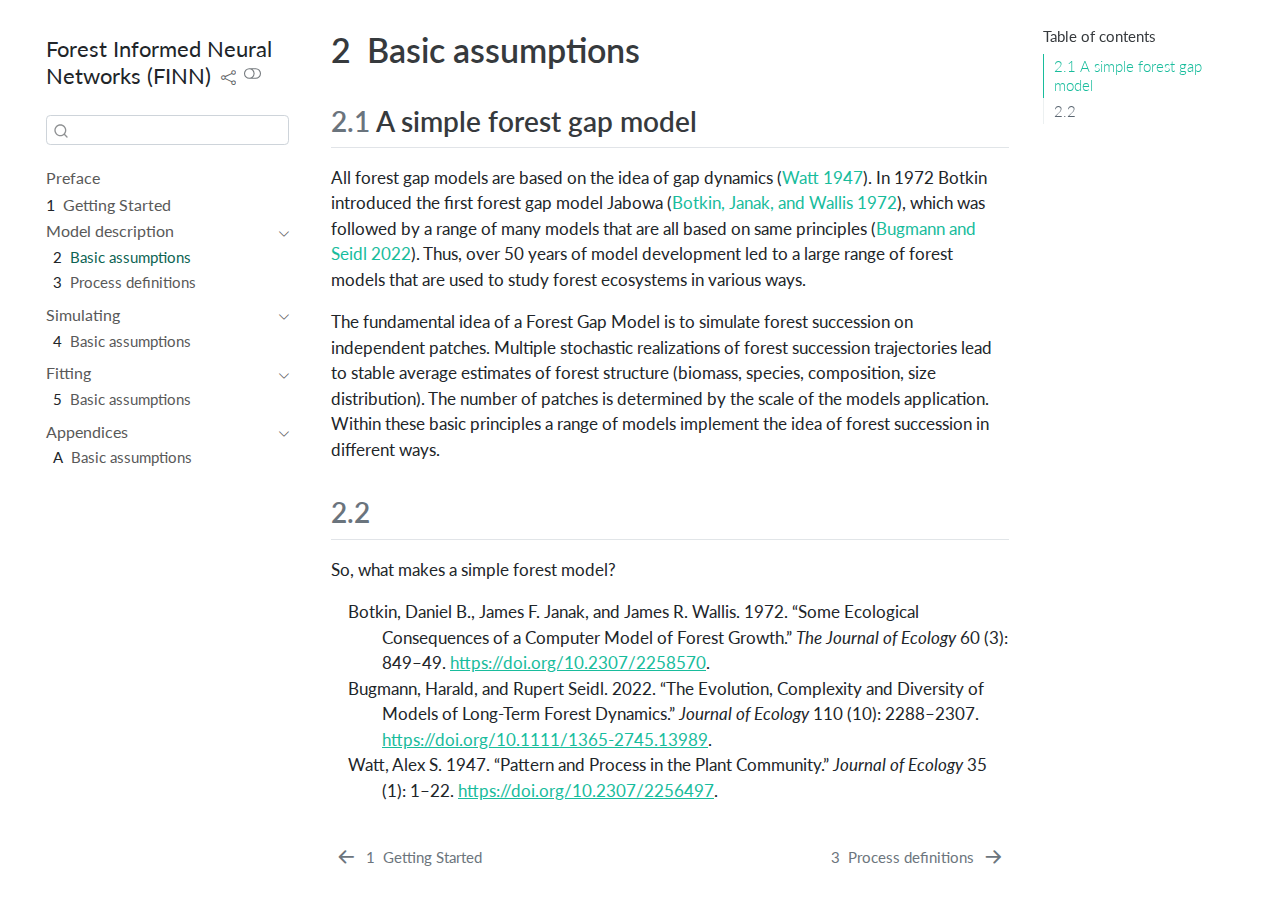
<file: documentation/docs/A2-basic-assumptions.html>
<!DOCTYPE html>
<html xmlns="http://www.w3.org/1999/xhtml" lang="en" xml:lang="en"><head>

<meta charset="utf-8">
<meta name="generator" content="quarto-1.3.450">

<meta name="viewport" content="width=device-width, initial-scale=1.0, user-scalable=yes">


<title>Forest Informed Neural Networks (FINN) - 2&nbsp; Basic assumptions</title>
<style>
code{white-space: pre-wrap;}
span.smallcaps{font-variant: small-caps;}
div.columns{display: flex; gap: min(4vw, 1.5em);}
div.column{flex: auto; overflow-x: auto;}
div.hanging-indent{margin-left: 1.5em; text-indent: -1.5em;}
ul.task-list{list-style: none;}
ul.task-list li input[type="checkbox"] {
  width: 0.8em;
  margin: 0 0.8em 0.2em -1em; /* quarto-specific, see https://github.com/quarto-dev/quarto-cli/issues/4556 */ 
  vertical-align: middle;
}
/* CSS for citations */
div.csl-bib-body { }
div.csl-entry {
  clear: both;
}
.hanging-indent div.csl-entry {
  margin-left:2em;
  text-indent:-2em;
}
div.csl-left-margin {
  min-width:2em;
  float:left;
}
div.csl-right-inline {
  margin-left:2em;
  padding-left:1em;
}
div.csl-indent {
  margin-left: 2em;
}</style>


<script src="site_libs/quarto-nav/quarto-nav.js"></script>
<script src="site_libs/quarto-nav/headroom.min.js"></script>
<script src="site_libs/clipboard/clipboard.min.js"></script>
<script src="site_libs/quarto-search/autocomplete.umd.js"></script>
<script src="site_libs/quarto-search/fuse.min.js"></script>
<script src="site_libs/quarto-search/quarto-search.js"></script>
<meta name="quarto:offset" content="./">
<link href="./A3-demographic-processes.html" rel="next">
<link href="./A1-GettingStarted.html" rel="prev">
<script src="site_libs/quarto-html/quarto.js"></script>
<script src="site_libs/quarto-html/popper.min.js"></script>
<script src="site_libs/quarto-html/tippy.umd.min.js"></script>
<script src="site_libs/quarto-html/anchor.min.js"></script>
<link href="site_libs/quarto-html/tippy.css" rel="stylesheet">
<link href="site_libs/quarto-html/quarto-syntax-highlighting.css" rel="stylesheet" class="quarto-color-scheme" id="quarto-text-highlighting-styles">
<link href="site_libs/quarto-html/quarto-syntax-highlighting-dark.css" rel="prefetch" class="quarto-color-scheme quarto-color-alternate" id="quarto-text-highlighting-styles">
<script src="site_libs/bootstrap/bootstrap.min.js"></script>
<link href="site_libs/bootstrap/bootstrap-icons.css" rel="stylesheet">
<link href="site_libs/bootstrap/bootstrap.min.css" rel="stylesheet" class="quarto-color-scheme" id="quarto-bootstrap" data-mode="light">
<link href="site_libs/bootstrap/bootstrap-dark.min.css" rel="prefetch" class="quarto-color-scheme quarto-color-alternate" id="quarto-bootstrap" data-mode="dark">
<script id="quarto-search-options" type="application/json">{
  "location": "sidebar",
  "copy-button": false,
  "collapse-after": 3,
  "panel-placement": "start",
  "type": "textbox",
  "limit": 20,
  "language": {
    "search-no-results-text": "No results",
    "search-matching-documents-text": "matching documents",
    "search-copy-link-title": "Copy link to search",
    "search-hide-matches-text": "Hide additional matches",
    "search-more-match-text": "more match in this document",
    "search-more-matches-text": "more matches in this document",
    "search-clear-button-title": "Clear",
    "search-detached-cancel-button-title": "Cancel",
    "search-submit-button-title": "Submit",
    "search-label": "Search"
  }
}</script>


<link rel="stylesheet" href="include/webex.css">
<meta name="citation_title" content="[[2]{.chapter-number}&nbsp; [Basic assumptions]{.chapter-title}]{#sec-modeldescription .quarto-section-identifier}">
<meta name="citation_language" content="en">
<meta name="citation_reference" content="citation_title=Pattern and process in the plant community;,citation_author=Alex S. Watt;,citation_publication_date=1947;,citation_cover_date=1947;,citation_year=1947;,citation_fulltext_html_url=https://www.jstor.org/stable/2256497;,citation_issue=1;,citation_doi=10.2307/2256497;,citation_issn=0022-0477;,citation_volume=35;,citation_journal_title=Journal of Ecology;">
<meta name="citation_reference" content="citation_title=Some ecological consequences of a computer model of forest growth;,citation_abstract=Competition, secondary succession, and changes in vegetation accompanying changes in elevation have been successfully reproduced by a computer simulation of a mixed-species, uneven-aged forest ecosystem of north-eastern United States. As much as the data and understanding allow, this simulation has a conceptual basis. Changes in the state of the simulated forest are a function of the present state plus random components. The program predicts a peak standing crop for the forest approximately 200 years following clearcutting, with a relatively stable, but fluctuating, species composition at subsequent periods. Designed to be used in the Hubbard Brook Ecosystem Study, the program provides output in a form compatible with the original vegetation survey of that study and allows a flexible interaction between the user and the simulator.;,citation_author=Daniel B. Botkin;,citation_author=James F. Janak;,citation_author=James R. Wallis;,citation_publication_date=1972;,citation_cover_date=1972;,citation_year=1972;,citation_issue=3;,citation_doi=10.2307/2258570;,citation_volume=60;,citation_journal_title=The Journal of Ecology;">
<meta name="citation_reference" content="citation_title=The evolution, complexity and diversity of models of long-term forest dynamics;,citation_abstract=To assess the impacts of climate change on vegetation from stand to global scales, models of forest dynamics that include tree demography are needed. Such models are now available for 50 years, but the currently existing diversity of model formulations and its evolution over time are poorly documented. This hampers systematic assessments of structural uncertainties in model-based studies. We conducted a meta-analysis of 28 models, focusing on models that were used in the past five years for climate change studies. We defined 52 model attributes in five groups (basic assumptions, growth, regeneration, mortality and soil moisture) and characterized each model according to these attributes. Analyses of model complexity and diversity included hierarchical cluster analysis and redundancy analysis. Model complexity evolved considerably over the past 50 years. Increases in complexity were largest for growth processes, while complexity of modelled establishment processes increased only moderately. Model diversity was lowest at the global scale, and highest at the landscape scale. We identified five distinct clusters of models, ranging from very simple models to models where specific attribute groups are rendered in a complex manner and models that feature high complexity across all attributes. Most models in use today are not balanced in the level of complexity with which they represent different processes. This is the result of different model purposes, but also reflects legacies in model code, modelers’ preferences, and the “prevailing spirit of the epoch”. The lack of firm theories, laws and “first principles” in ecology provides high degrees of freedom in model development, but also results in high responsibilities for model developers and the need for rigorous model evaluation. Synthesis. The currently available model diversity is beneficial: convergence in simulations of structurally different models indicates robust projections, while convergence of similar models may convey a false sense of certainty. The existing model diversity—with the exception of global models—can be exploited for improved projections based on multiple models. We strongly recommend balanced further developments of forest models that should particularly focus on establishment and mortality processes, in order to provide robust information for decisions in ecosystem management and policymaking.;,citation_author=Harald Bugmann;,citation_author=Rupert Seidl;,citation_publication_date=2022;,citation_cover_date=2022;,citation_year=2022;,citation_fulltext_html_url=https://onlinelibrary.wiley.com/doi/abs/10.1111/1365-2745.13989;,citation_issue=10;,citation_doi=10.1111/1365-2745.13989;,citation_issn=1365-2745;,citation_volume=110;,citation_language=en-US;,citation_journal_title=Journal of Ecology;">
<meta name="citation_reference" content="citation_title=A scalable model of vegetation transitions using deep neural networks;,citation_abstract=In times of rapid global change, anticipating vegetation changes and assessing their impacts is of key relevance to managers and policy makers. Yet, predicting vegetation dynamics often suffers from an inherent scale mismatch, with abundant data and process understanding being available at a fine spatial grain, but the relevance for decision-making is increasing with spatial extent. We present a novel approach for scaling vegetation dynamics (SVD), using deep learning to predict vegetation transitions. Vegetation is discretized into a large number (103–106) of potential states based on its structure, composition and functioning. Transition probabilities between states are estimated via a deep neural network (DNN) trained on observed or simulated vegetation transitions in combination with environmental variables. The impact of vegetation transitions on important ecological indicators is quantified by probabilistically linking attributes such as carbon storage and biodiversity to vegetation states. Here, we describe the SVD approach and present results of applying the framework in a meta-modelling context. We trained a DNN using simulations of a process-based forest landscape model for a complex mountain forest landscape under different climate scenarios. Subsequently, we evaluated the ability of SVD to project long-term vegetation dynamics and the resulting changes in forest carbon storage and biodiversity. SVD captured spatial (e.g. elevational gradients) and temporal (e.g. species succession) patterns of vegetation dynamics well, and responded realistically to changing environmental conditions. In addition, we tested the computational efficiency of the approach, highlighting the utility of SVD for country- to continental scale applications. SVD is the—to our knowledge—first vegetation model harnessing deep neural networks. The approach has high predictive accuracy and is able to generalize well beyond training data. SVD was designed to run on widely available input data (e.g. vegetation states defined from remote sensing, gridded global climate datasets) and exceeds the computational performance of currently available highly optimized landscape models by three to four orders of magnitude. We conclude that SVD is a promising approach for combining detailed process knowledge on fine-grained ecosystem processes with the increasingly available big ecological datasets for improved large-scale projections of vegetation dynamics.;,citation_author=Werner Rammer;,citation_author=Rupert Seidl;,citation_publication_date=2019;,citation_cover_date=2019;,citation_year=2019;,citation_fulltext_html_url=https://onlinelibrary.wiley.com/doi/abs/10.1111/2041-210X.13171;,citation_issue=6;,citation_doi=10.1111/2041-210X.13171;,citation_issn=2041-210X;,citation_volume=10;,citation_language=en-US;,citation_journal_title=Methods in Ecology and Evolution;">
<meta name="citation_reference" content="citation_title=Unlocking the forest inventory data: Relating individual tree performance to unmeasured environmental factors;,citation_abstract=Geographically extensive forest inventories, such as the USDA Forest Service’s Forest Inventory and Analysis (FIA) program, contain millions of individual tree growth and mortality records that could be used to develop broad-scale models of forest dynamics. A limitation of inventory data, however, is that individual-level measurements of light (L) and other environmental factors are typically absent. Thus, inventory data alone cannot be used to parameterize mechanistic models of forest dynamics in which individual performance depends on light, water, nutrients, etc. To overcome this limitation, we developed methods to estimate species-specific parameters (θG) relating sapling growth (G) to L using data sets in which G, but not L, is observed for each sapling. Our approach involves: (1) using calibration data that we collected in both eastern and western North America to quantify the probability that saplings receive different amounts of light, conditional on covariates x that can be obtained from inventory data (e.g., sapling crown class and neighborhood crowding); and (2) combining these probability distributions with observed G and x to estimate θG using Bayesian computational methods. Here, we present a test case using a data set in which G, L, and x were observed for saplings of nine species. This test data set allowed us to compare estimates of θG obtained from the standard approach (where G and L are observed for each sapling) to our method (where G and x, but not L, are observed). For all species, estimates of θG obtained from analyses with and without observed L were similar. This suggests that our approach should be useful for estimating light-dependent growth functions from inventory data that lack direct measurements of L. Our approach could be extended to estimate parameters relating sapling mortality to L from inventory data, as well as to deal with uncertainty in other resources (e.g., water or nutrients) or environmental factors (e.g., temperature).;,citation_author=Jeremy W. Lichstein;,citation_author=Jonathan Dushoff;,citation_author=Kiona Ogle;,citation_author=Anping Chen;,citation_author=Drew W. Purves;,citation_author=John P. Caspersen;,citation_author=Stephen W. Pacala;,citation_publication_date=2010;,citation_cover_date=2010;,citation_year=2010;,citation_fulltext_html_url=https://onlinelibrary.wiley.com/doi/abs/10.1890/08-2334.1;,citation_issue=3;,citation_doi=10.1890/08-2334.1;,citation_issn=1939-5582;,citation_volume=20;,citation_language=en-US;,citation_journal_title=Ecological Applications;">
<meta name="citation_reference" content="citation_title=Cutting out the middleman: Calibrating and validating a dynamic vegetation model (ED2-PROSPECT5) using remotely sensed surface reflectance;,citation_abstract=Abstract. Canopy radiative transfer is the primary mechanism by which models relate vegetation composition and state to the surface energy balance, which is important to light- and temperature-sensitive plant processes as well as understanding land–atmosphere feedbacks. In addition, certain parameters (e.g., specific leaf area, SLA) that have an outsized influence on vegetation model behavior can be constrained by observations of shortwave reflectance, thus reducing model predictive uncertainty. Importantly, calibrating against radiative transfer outputs allows models to directly use remote sensing reflectance products without relying on highly derived products (such as MODIS leaf area index) whose assumptions may be incompatible with the target vegetation model and whose uncertainties are usually not well quantified. Here, we created the EDR model by coupling the two-stream representation of canopy radiative transfer in the Ecosystem Demography model version 2 (ED2) with a leaf radiative transfer model (PROSPECT-5) and a simple soil reflectance model to predict full-range, high-spectral-resolution surface reflectance that is dependent on the underlying ED2 model state. We then calibrated this model against estimates of hemispherical reflectance (corrected for directional effects) from the NASA Airborne Visible/Infrared Imaging Spectrometer (AVIRIS) and survey data from 54 temperate forest plots in the northeastern United States. The calibration significantly reduced uncertainty in model parameters related to leaf biochemistry and morphology and canopy structure for five plant functional types. Using a single common set of parameters across all sites, the calibrated model was able to accurately reproduce surface reflectance for sites with highly varied forest composition and structure. However, the calibrated model’s predictions of leaf area index (LAI) were less robust, capturing only 46 % of the variability in the observations. Comparing the ED2 radiative transfer model with another two-stream soil–leaf–canopy radiative transfer model commonly used in remote sensing studies (PRO4SAIL) illustrated structural errors in the ED2 representation of direct radiation backscatter that resulted in systematic underestimation of reflectance. In addition, we also highlight that, to directly compare with a two-stream radiative transfer model like EDR, we had to perform an additional processing step to convert the directional reflectance estimates of AVIRIS to hemispherical reflectance (also known as “albedo”). In future work, we recommend that vegetation models add the capability to predict directional reflectance, to allow them to more directly assimilate a wide range of airborne and satellite reflectance products. We ultimately conclude that despite these challenges, using dynamic vegetation models to predict surface reflectance is a promising avenue for model calibration and validation using remote sensing data.;,citation_author=Alexey N. Shiklomanov;,citation_author=Michael C. Dietze;,citation_author=Istem Fer;,citation_author=Toni Viskari;,citation_author=Shawn P. Serbin;,citation_publication_date=2021-05-12;,citation_cover_date=2021-05-12;,citation_year=2021;,citation_fulltext_html_url=https://gmd.copernicus.org/articles/14/2603/2021/;,citation_issue=5;,citation_doi=10.5194/gmd-14-2603-2021;,citation_issn=1991-9603;,citation_volume=14;,citation_language=en-US;,citation_journal_title=Geoscientific Model Development;,citation_journal_abbrev=Geosci. Model Dev.;">
<meta name="citation_reference" content="citation_title=Deep learning and process understanding for data-driven earth system science;,citation_abstract=Machine learning approaches are increasingly used to extract patterns and insights from the ever-increasing stream of geospatial data, but current approaches may not be optimal when system behaviour is dominated by spatial or temporal context. Here, rather than amending classical machine learning, we argue that these contextual cues should be used as part of deep learning (an approach that is able to extract spatio-temporal features automatically) to gain further process understanding of Earth system science problems, improving the predictive ability of seasonal forecasting and modelling of long-range spatial connections across multiple timescales, for example. The next step will be a hybrid modelling approach, coupling physical process models with the versatility of data-driven machine learning.;,citation_author=Markus Reichstein;,citation_author=Gustau Camps-Valls;,citation_author=Bjorn Stevens;,citation_author=Martin Jung;,citation_author=Joachim Denzler;,citation_author=Nuno Carvalhais;,citation_author=undefined Prabhat;,citation_publication_date=2019-02;,citation_cover_date=2019-02;,citation_year=2019;,citation_fulltext_html_url=https://www.nature.com/articles/s41586-019-0912-1;,citation_issue=7743;,citation_doi=10.1038/s41586-019-0912-1;,citation_issn=1476-4687;,citation_volume=566;,citation_language=en-US;,citation_journal_title=Nature;">
</head>

<body class="nav-sidebar floating">

<div id="quarto-search-results"></div>
  <header id="quarto-header" class="headroom fixed-top">
  <nav class="quarto-secondary-nav">
    <div class="container-fluid d-flex">
      <button type="button" class="quarto-btn-toggle btn" data-bs-toggle="collapse" data-bs-target="#quarto-sidebar,#quarto-sidebar-glass" aria-controls="quarto-sidebar" aria-expanded="false" aria-label="Toggle sidebar navigation" onclick="if (window.quartoToggleHeadroom) { window.quartoToggleHeadroom(); }">
        <i class="bi bi-layout-text-sidebar-reverse"></i>
      </button>
      <nav class="quarto-page-breadcrumbs" aria-label="breadcrumb"><ol class="breadcrumb"><li class="breadcrumb-item"><a href="./A2-basic-assumptions.html">Model description</a></li><li class="breadcrumb-item"><a href="./A2-basic-assumptions.html"><span class="chapter-number">2</span>&nbsp; <span class="chapter-title">Basic assumptions</span></a></li></ol></nav>
      <a class="flex-grow-1" role="button" data-bs-toggle="collapse" data-bs-target="#quarto-sidebar,#quarto-sidebar-glass" aria-controls="quarto-sidebar" aria-expanded="false" aria-label="Toggle sidebar navigation" onclick="if (window.quartoToggleHeadroom) { window.quartoToggleHeadroom(); }">      
      </a>
      <button type="button" class="btn quarto-search-button" aria-label="" onclick="window.quartoOpenSearch();">
        <i class="bi bi-search"></i>
      </button>
    </div>
  </nav>
</header>
<!-- content -->
<div id="quarto-content" class="quarto-container page-columns page-rows-contents page-layout-article">
<!-- sidebar -->
  <nav id="quarto-sidebar" class="sidebar collapse collapse-horizontal sidebar-navigation floating overflow-auto">
    <div class="pt-lg-2 mt-2 text-left sidebar-header">
    <div class="sidebar-title mb-0 py-0">
      <a href="./">Forest Informed Neural Networks (FINN)</a> 
        <div class="sidebar-tools-main">
    <div class="dropdown">
      <a href="" title="Share" id="quarto-navigation-tool-dropdown-0" class="quarto-navigation-tool dropdown-toggle px-1" data-bs-toggle="dropdown" aria-expanded="false" aria-label="Share"><i class="bi bi-share"></i></a>
      <ul class="dropdown-menu" aria-labelledby="quarto-navigation-tool-dropdown-0">
          <li>
            <a class="dropdown-item sidebar-tools-main-item" href="https://twitter.com/intent/tweet?url=|url|">
              <i class="bi bi-bi-twitter pe-1"></i>
            Twitter
            </a>
          </li>
          <li>
            <a class="dropdown-item sidebar-tools-main-item" href="https://www.facebook.com/sharer/sharer.php?u=|url|">
              <i class="bi bi-bi-facebook pe-1"></i>
            Facebook
            </a>
          </li>
          <li>
            <a class="dropdown-item sidebar-tools-main-item" href="https://www.linkedin.com/sharing/share-offsite/?url=|url|">
              <i class="bi bi-bi-linkedin pe-1"></i>
            LinkedIn
            </a>
          </li>
      </ul>
    </div>
  <a href="" class="quarto-color-scheme-toggle quarto-navigation-tool  px-1" onclick="window.quartoToggleColorScheme(); return false;" title="Toggle dark mode"><i class="bi"></i></a>
</div>
    </div>
      </div>
        <div class="mt-2 flex-shrink-0 align-items-center">
        <div class="sidebar-search">
        <div id="quarto-search" class="" title="Search"></div>
        </div>
        </div>
    <div class="sidebar-menu-container"> 
    <ul class="list-unstyled mt-1">
        <li class="sidebar-item">
  <div class="sidebar-item-container"> 
  <a href="./index.html" class="sidebar-item-text sidebar-link">
 <span class="menu-text">Preface</span></a>
  </div>
</li>
        <li class="sidebar-item">
  <div class="sidebar-item-container"> 
  <a href="./A1-GettingStarted.html" class="sidebar-item-text sidebar-link">
 <span class="menu-text"><span class="chapter-number">1</span>&nbsp; <span class="chapter-title">Getting Started</span></span></a>
  </div>
</li>
        <li class="sidebar-item sidebar-item-section">
      <div class="sidebar-item-container"> 
            <a class="sidebar-item-text sidebar-link text-start" data-bs-toggle="collapse" data-bs-target="#quarto-sidebar-section-1" aria-expanded="true">
 <span class="menu-text">Model description</span></a>
          <a class="sidebar-item-toggle text-start" data-bs-toggle="collapse" data-bs-target="#quarto-sidebar-section-1" aria-expanded="true" aria-label="Toggle section">
            <i class="bi bi-chevron-right ms-2"></i>
          </a> 
      </div>
      <ul id="quarto-sidebar-section-1" class="collapse list-unstyled sidebar-section depth1 show">  
          <li class="sidebar-item">
  <div class="sidebar-item-container"> 
  <a href="./A2-basic-assumptions.html" class="sidebar-item-text sidebar-link active">
 <span class="menu-text"><span class="chapter-number">2</span>&nbsp; <span class="chapter-title">Basic assumptions</span></span></a>
  </div>
</li>
          <li class="sidebar-item">
  <div class="sidebar-item-container"> 
  <a href="./A3-demographic-processes.html" class="sidebar-item-text sidebar-link">
 <span class="menu-text"><span class="chapter-number">3</span>&nbsp; <span class="chapter-title">Process definitions</span></span></a>
  </div>
</li>
      </ul>
  </li>
        <li class="sidebar-item sidebar-item-section">
      <div class="sidebar-item-container"> 
            <a class="sidebar-item-text sidebar-link text-start" data-bs-toggle="collapse" data-bs-target="#quarto-sidebar-section-2" aria-expanded="true">
 <span class="menu-text">Simulating</span></a>
          <a class="sidebar-item-toggle text-start" data-bs-toggle="collapse" data-bs-target="#quarto-sidebar-section-2" aria-expanded="true" aria-label="Toggle section">
            <i class="bi bi-chevron-right ms-2"></i>
          </a> 
      </div>
      <ul id="quarto-sidebar-section-2" class="collapse list-unstyled sidebar-section depth1 show">  
          <li class="sidebar-item">
  <div class="sidebar-item-container"> 
  <a href="./B1-forest-succession.html" class="sidebar-item-text sidebar-link">
 <span class="menu-text"><span class="chapter-number">4</span>&nbsp; <span class="chapter-title">Basic assumptions</span></span></a>
  </div>
</li>
      </ul>
  </li>
        <li class="sidebar-item sidebar-item-section">
      <div class="sidebar-item-container"> 
            <a class="sidebar-item-text sidebar-link text-start" data-bs-toggle="collapse" data-bs-target="#quarto-sidebar-section-3" aria-expanded="true">
 <span class="menu-text">Fitting</span></a>
          <a class="sidebar-item-toggle text-start" data-bs-toggle="collapse" data-bs-target="#quarto-sidebar-section-3" aria-expanded="true" aria-label="Toggle section">
            <i class="bi bi-chevron-right ms-2"></i>
          </a> 
      </div>
      <ul id="quarto-sidebar-section-3" class="collapse list-unstyled sidebar-section depth1 show">  
          <li class="sidebar-item">
  <div class="sidebar-item-container"> 
  <a href="./C1-fit-environment.html" class="sidebar-item-text sidebar-link">
 <span class="menu-text"><span class="chapter-number">5</span>&nbsp; <span class="chapter-title">Basic assumptions</span></span></a>
  </div>
</li>
      </ul>
  </li>
        <li class="sidebar-item sidebar-item-section">
      <div class="sidebar-item-container"> 
            <a class="sidebar-item-text sidebar-link text-start" data-bs-toggle="collapse" data-bs-target="#quarto-sidebar-section-4" aria-expanded="true">
 <span class="menu-text">Appendices</span></a>
          <a class="sidebar-item-toggle text-start" data-bs-toggle="collapse" data-bs-target="#quarto-sidebar-section-4" aria-expanded="true" aria-label="Toggle section">
            <i class="bi bi-chevron-right ms-2"></i>
          </a> 
      </div>
      <ul id="quarto-sidebar-section-4" class="collapse list-unstyled sidebar-section depth1 show">  
          <li class="sidebar-item">
  <div class="sidebar-item-container"> 
  <a href="./Appendix-Datasets.html" class="sidebar-item-text sidebar-link">
 <span class="menu-text"><span class="chapter-number">A</span>&nbsp; <span class="chapter-title">Basic assumptions</span></span></a>
  </div>
</li>
      </ul>
  </li>
    </ul>
    </div>
</nav>
<div id="quarto-sidebar-glass" data-bs-toggle="collapse" data-bs-target="#quarto-sidebar,#quarto-sidebar-glass"></div>
<!-- margin-sidebar -->
    <div id="quarto-margin-sidebar" class="sidebar margin-sidebar">
        <nav id="TOC" role="doc-toc" class="toc-active">
    <h2 id="toc-title">Table of contents</h2>
   
  <ul>
  <li><a href="#a-simple-forest-gap-model" id="toc-a-simple-forest-gap-model" class="nav-link active" data-scroll-target="#a-simple-forest-gap-model"><span class="header-section-number">2.1</span> A simple forest gap model</a></li>
  <li><a href="#section" id="toc-section" class="nav-link" data-scroll-target="#section"><span class="header-section-number">2.2</span> </a></li>
  </ul>
</nav>
    </div>
<!-- main -->
<main class="content" id="quarto-document-content">

<header id="title-block-header" class="quarto-title-block default">
<div class="quarto-title">
<h1 class="title"><span id="sec-modeldescription" class="quarto-section-identifier"><span class="chapter-number">2</span>&nbsp; <span class="chapter-title">Basic assumptions</span></span></h1>
</div>



<div class="quarto-title-meta">

    
  
    
  </div>
  

</header>

<section id="a-simple-forest-gap-model" class="level2" data-number="2.1">
<h2 data-number="2.1" class="anchored" data-anchor-id="a-simple-forest-gap-model"><span class="header-section-number">2.1</span> A simple forest gap model</h2>
<p>All forest gap models are based on the idea of gap dynamics <span class="citation" data-cites="watt_pattern_1947">(<a href="#ref-watt_pattern_1947" role="doc-biblioref">Watt 1947</a>)</span>. In 1972 Botkin introduced the first forest gap model Jabowa <span class="citation" data-cites="botkin_ecological_1972">(<a href="#ref-botkin_ecological_1972" role="doc-biblioref">Botkin, Janak, and Wallis 1972</a>)</span>, which was followed by a range of many models that are all based on same principles <span class="citation" data-cites="bugmann_evolution_2022">(<a href="#ref-bugmann_evolution_2022" role="doc-biblioref">Bugmann and Seidl 2022</a>)</span>. Thus, over 50 years of model development led to a large range of forest models that are used to study forest ecosystems in various ways.</p>
<p>The fundamental idea of a Forest Gap Model is to simulate forest succession on independent patches. Multiple stochastic realizations of forest succession trajectories lead to stable average estimates of forest structure (biomass, species, composition, size distribution). The number of patches is determined by the scale of the models application. Within these basic principles a range of models implement the idea of forest succession in different ways.</p>
</section>
<section id="section" class="level2" data-number="2.2">
<h2 data-number="2.2" class="anchored" data-anchor-id="section"><span class="header-section-number">2.2</span> </h2>
<p>So, what makes a simple forest model?</p>


<div id="refs" class="references csl-bib-body hanging-indent" role="list">
<div id="ref-botkin_ecological_1972" class="csl-entry" role="listitem">
Botkin, Daniel B., James F. Janak, and James R. Wallis. 1972. <span>“Some Ecological Consequences of a Computer Model of Forest Growth.”</span> <em>The Journal of Ecology</em> 60 (3): 849–49. <a href="https://doi.org/10.2307/2258570">https://doi.org/10.2307/2258570</a>.
</div>
<div id="ref-bugmann_evolution_2022" class="csl-entry" role="listitem">
Bugmann, Harald, and Rupert Seidl. 2022. <span>“The Evolution, Complexity and Diversity of Models of Long-Term Forest Dynamics.”</span> <em>Journal of Ecology</em> 110 (10): 2288–2307. <a href="https://doi.org/10.1111/1365-2745.13989">https://doi.org/10.1111/1365-2745.13989</a>.
</div>
<div id="ref-watt_pattern_1947" class="csl-entry" role="listitem">
Watt, Alex S. 1947. <span>“Pattern and Process in the Plant Community.”</span> <em>Journal of Ecology</em> 35 (1): 1–22. <a href="https://doi.org/10.2307/2256497">https://doi.org/10.2307/2256497</a>.
</div>
</div>
</section>

</main> <!-- /main -->
<script>

/* update total correct if #webex-total_correct exists */
update_total_correct = function() {
  console.log("webex: update total_correct");

  var t = document.getElementsByClassName("webex-total_correct");
  for (var i = 0; i < t.length; i++) {
    p = t[i].parentElement;
    var correct = p.getElementsByClassName("webex-correct").length;
    var solvemes = p.getElementsByClassName("webex-solveme").length;
    var radiogroups = p.getElementsByClassName("webex-radiogroup").length;
    var selects = p.getElementsByClassName("webex-select").length;

    t[i].innerHTML = correct + " of " + (solvemes + radiogroups + selects) + " correct";
  }
}

/* webex-solution button toggling function */
b_func = function() {
  console.log("webex: toggle hide");

  var cl = this.parentElement.classList;
  if (cl.contains('open')) {
    cl.remove("open");
  } else {
    cl.add("open");
  }
}

/* check answers */
check_func = function() {
  console.log("webex: check answers");

  var cl = this.parentElement.classList;
  if (cl.contains('unchecked')) {
    cl.remove("unchecked");
    this.innerHTML = "Hide Answers";
  } else {
    cl.add("unchecked");
    this.innerHTML = "Show Answers";
  }
}

/* function for checking solveme answers */
solveme_func = function(e) {
  console.log("webex: check solveme");

  var real_answers = JSON.parse(this.dataset.answer);
  var my_answer = this.value;
  var cl = this.classList;
  if (cl.contains("ignorecase")) {
    my_answer = my_answer.toLowerCase();
  }
  if (cl.contains("nospaces")) {
    my_answer = my_answer.replace(/ /g, "")
  }

  if (my_answer == "") {
    cl.remove("webex-correct");
    cl.remove("webex-incorrect");
  } else if (real_answers.includes(my_answer)) {
    cl.add("webex-correct");
    cl.remove("webex-incorrect");
  } else {
    cl.add("webex-incorrect");
    cl.remove("webex-correct");
  }

  // match numeric answers within a specified tolerance
  if(this.dataset.tol > 0){
    var tol = JSON.parse(this.dataset.tol);
    var matches = real_answers.map(x => Math.abs(x - my_answer) < tol)
    if (matches.reduce((a, b) => a + b, 0) > 0) {
      cl.add("webex-correct");
    } else {
      cl.remove("webex-correct");
    }
  }

  // added regex bit
  if (cl.contains("regex")){
    answer_regex = RegExp(real_answers.join("|"))
    if (answer_regex.test(my_answer)) {
      cl.add("webex-correct");
    }
  }

  update_total_correct();
}

/* function for checking select answers */
select_func = function(e) {
  console.log("webex: check select");

  var cl = this.classList

  /* add style */
  cl.remove("webex-incorrect");
  cl.remove("webex-correct");
  if (this.value == "answer") {
    cl.add("webex-correct");
  } else if (this.value != "blank") {
    cl.add("webex-incorrect");
  }

  update_total_correct();
}

/* function for checking radiogroups answers */
radiogroups_func = function(e) {
  console.log("webex: check radiogroups");

  var checked_button = document.querySelector('input[name=' + this.id + ']:checked');
  var cl = checked_button.parentElement.classList;
  var labels = checked_button.parentElement.parentElement.children;

  /* get rid of styles */
  for (i = 0; i < labels.length; i++) {
    labels[i].classList.remove("webex-incorrect");
    labels[i].classList.remove("webex-correct");
  }

  /* add style */
  if (checked_button.value == "answer") {
    cl.add("webex-correct");
  } else {
    cl.add("webex-incorrect");
  }

  update_total_correct();
}

window.onload = function() {
  console.log("webex onload");
  /* set up solution buttons */
  var buttons = document.getElementsByTagName("button");

  for (var i = 0; i < buttons.length; i++) {
    if (buttons[i].parentElement.classList.contains('webex-solution')) {
      buttons[i].onclick = b_func;
    }
  }

  var check_sections = document.getElementsByClassName("webex-check");
  console.log("check:", check_sections.length);
  for (var i = 0; i < check_sections.length; i++) {
    check_sections[i].classList.add("unchecked");

    let btn = document.createElement("button");
    btn.innerHTML = "Show Answers";
    btn.classList.add("webex-check-button");
    btn.onclick = check_func;
    check_sections[i].appendChild(btn);

    let spn = document.createElement("span");
    spn.classList.add("webex-total_correct");
    check_sections[i].appendChild(spn);
  }

  /* set up webex-solveme inputs */
  var solveme = document.getElementsByClassName("webex-solveme");

  for (var i = 0; i < solveme.length; i++) {
    /* make sure input boxes don't auto-anything */
    solveme[i].setAttribute("autocomplete","off");
    solveme[i].setAttribute("autocorrect", "off");
    solveme[i].setAttribute("autocapitalize", "off");
    solveme[i].setAttribute("spellcheck", "false");
    solveme[i].value = "";

    /* adjust answer for ignorecase or nospaces */
    var cl = solveme[i].classList;
    var real_answer = solveme[i].dataset.answer;
    if (cl.contains("ignorecase")) {
      real_answer = real_answer.toLowerCase();
    }
    if (cl.contains("nospaces")) {
      real_answer = real_answer.replace(/ /g, "");
    }
    solveme[i].dataset.answer = real_answer;

    /* attach checking function */
    solveme[i].onkeyup = solveme_func;
    solveme[i].onchange = solveme_func;

    solveme[i].insertAdjacentHTML("afterend", " <span class='webex-icon'></span>")
  }

  /* set up radiogroups */
  var radiogroups = document.getElementsByClassName("webex-radiogroup");
  for (var i = 0; i < radiogroups.length; i++) {
    radiogroups[i].onchange = radiogroups_func;
  }

  /* set up selects */
  var selects = document.getElementsByClassName("webex-select");
  for (var i = 0; i < selects.length; i++) {
    selects[i].onchange = select_func;
    selects[i].insertAdjacentHTML("afterend", " <span class='webex-icon'></span>")
  }

  update_total_correct();
}

</script>
<script id="quarto-html-after-body" type="application/javascript">
window.document.addEventListener("DOMContentLoaded", function (event) {
  const toggleBodyColorMode = (bsSheetEl) => {
    const mode = bsSheetEl.getAttribute("data-mode");
    const bodyEl = window.document.querySelector("body");
    if (mode === "dark") {
      bodyEl.classList.add("quarto-dark");
      bodyEl.classList.remove("quarto-light");
    } else {
      bodyEl.classList.add("quarto-light");
      bodyEl.classList.remove("quarto-dark");
    }
  }
  const toggleBodyColorPrimary = () => {
    const bsSheetEl = window.document.querySelector("link#quarto-bootstrap");
    if (bsSheetEl) {
      toggleBodyColorMode(bsSheetEl);
    }
  }
  toggleBodyColorPrimary();  
  const disableStylesheet = (stylesheets) => {
    for (let i=0; i < stylesheets.length; i++) {
      const stylesheet = stylesheets[i];
      stylesheet.rel = 'prefetch';
    }
  }
  const enableStylesheet = (stylesheets) => {
    for (let i=0; i < stylesheets.length; i++) {
      const stylesheet = stylesheets[i];
      stylesheet.rel = 'stylesheet';
    }
  }
  const manageTransitions = (selector, allowTransitions) => {
    const els = window.document.querySelectorAll(selector);
    for (let i=0; i < els.length; i++) {
      const el = els[i];
      if (allowTransitions) {
        el.classList.remove('notransition');
      } else {
        el.classList.add('notransition');
      }
    }
  }
  const toggleColorMode = (alternate) => {
    // Switch the stylesheets
    const alternateStylesheets = window.document.querySelectorAll('link.quarto-color-scheme.quarto-color-alternate');
    manageTransitions('#quarto-margin-sidebar .nav-link', false);
    if (alternate) {
      enableStylesheet(alternateStylesheets);
      for (const sheetNode of alternateStylesheets) {
        if (sheetNode.id === "quarto-bootstrap") {
          toggleBodyColorMode(sheetNode);
        }
      }
    } else {
      disableStylesheet(alternateStylesheets);
      toggleBodyColorPrimary();
    }
    manageTransitions('#quarto-margin-sidebar .nav-link', true);
    // Switch the toggles
    const toggles = window.document.querySelectorAll('.quarto-color-scheme-toggle');
    for (let i=0; i < toggles.length; i++) {
      const toggle = toggles[i];
      if (toggle) {
        if (alternate) {
          toggle.classList.add("alternate");     
        } else {
          toggle.classList.remove("alternate");
        }
      }
    }
    // Hack to workaround the fact that safari doesn't
    // properly recolor the scrollbar when toggling (#1455)
    if (navigator.userAgent.indexOf('Safari') > 0 && navigator.userAgent.indexOf('Chrome') == -1) {
      manageTransitions("body", false);
      window.scrollTo(0, 1);
      setTimeout(() => {
        window.scrollTo(0, 0);
        manageTransitions("body", true);
      }, 40);  
    }
  }
  const isFileUrl = () => { 
    return window.location.protocol === 'file:';
  }
  const hasAlternateSentinel = () => {  
    let styleSentinel = getColorSchemeSentinel();
    if (styleSentinel !== null) {
      return styleSentinel === "alternate";
    } else {
      return false;
    }
  }
  const setStyleSentinel = (alternate) => {
    const value = alternate ? "alternate" : "default";
    if (!isFileUrl()) {
      window.localStorage.setItem("quarto-color-scheme", value);
    } else {
      localAlternateSentinel = value;
    }
  }
  const getColorSchemeSentinel = () => {
    if (!isFileUrl()) {
      const storageValue = window.localStorage.getItem("quarto-color-scheme");
      return storageValue != null ? storageValue : localAlternateSentinel;
    } else {
      return localAlternateSentinel;
    }
  }
  let localAlternateSentinel = 'default';
  // Dark / light mode switch
  window.quartoToggleColorScheme = () => {
    // Read the current dark / light value 
    let toAlternate = !hasAlternateSentinel();
    toggleColorMode(toAlternate);
    setStyleSentinel(toAlternate);
  };
  // Ensure there is a toggle, if there isn't float one in the top right
  if (window.document.querySelector('.quarto-color-scheme-toggle') === null) {
    const a = window.document.createElement('a');
    a.classList.add('top-right');
    a.classList.add('quarto-color-scheme-toggle');
    a.href = "";
    a.onclick = function() { try { window.quartoToggleColorScheme(); } catch {} return false; };
    const i = window.document.createElement("i");
    i.classList.add('bi');
    a.appendChild(i);
    window.document.body.appendChild(a);
  }
  // Switch to dark mode if need be
  if (hasAlternateSentinel()) {
    toggleColorMode(true);
  } else {
    toggleColorMode(false);
  }
  const icon = "";
  const anchorJS = new window.AnchorJS();
  anchorJS.options = {
    placement: 'right',
    icon: icon
  };
  anchorJS.add('.anchored');
  const isCodeAnnotation = (el) => {
    for (const clz of el.classList) {
      if (clz.startsWith('code-annotation-')) {                     
        return true;
      }
    }
    return false;
  }
  const clipboard = new window.ClipboardJS('.code-copy-button', {
    text: function(trigger) {
      const codeEl = trigger.previousElementSibling.cloneNode(true);
      for (const childEl of codeEl.children) {
        if (isCodeAnnotation(childEl)) {
          childEl.remove();
        }
      }
      return codeEl.innerText;
    }
  });
  clipboard.on('success', function(e) {
    // button target
    const button = e.trigger;
    // don't keep focus
    button.blur();
    // flash "checked"
    button.classList.add('code-copy-button-checked');
    var currentTitle = button.getAttribute("title");
    button.setAttribute("title", "Copied!");
    let tooltip;
    if (window.bootstrap) {
      button.setAttribute("data-bs-toggle", "tooltip");
      button.setAttribute("data-bs-placement", "left");
      button.setAttribute("data-bs-title", "Copied!");
      tooltip = new bootstrap.Tooltip(button, 
        { trigger: "manual", 
          customClass: "code-copy-button-tooltip",
          offset: [0, -8]});
      tooltip.show();    
    }
    setTimeout(function() {
      if (tooltip) {
        tooltip.hide();
        button.removeAttribute("data-bs-title");
        button.removeAttribute("data-bs-toggle");
        button.removeAttribute("data-bs-placement");
      }
      button.setAttribute("title", currentTitle);
      button.classList.remove('code-copy-button-checked');
    }, 1000);
    // clear code selection
    e.clearSelection();
  });
  function tippyHover(el, contentFn) {
    const config = {
      allowHTML: true,
      content: contentFn,
      maxWidth: 500,
      delay: 100,
      arrow: false,
      appendTo: function(el) {
          return el.parentElement;
      },
      interactive: true,
      interactiveBorder: 10,
      theme: 'quarto',
      placement: 'bottom-start'
    };
    window.tippy(el, config); 
  }
  const noterefs = window.document.querySelectorAll('a[role="doc-noteref"]');
  for (var i=0; i<noterefs.length; i++) {
    const ref = noterefs[i];
    tippyHover(ref, function() {
      // use id or data attribute instead here
      let href = ref.getAttribute('data-footnote-href') || ref.getAttribute('href');
      try { href = new URL(href).hash; } catch {}
      const id = href.replace(/^#\/?/, "");
      const note = window.document.getElementById(id);
      return note.innerHTML;
    });
  }
      let selectedAnnoteEl;
      const selectorForAnnotation = ( cell, annotation) => {
        let cellAttr = 'data-code-cell="' + cell + '"';
        let lineAttr = 'data-code-annotation="' +  annotation + '"';
        const selector = 'span[' + cellAttr + '][' + lineAttr + ']';
        return selector;
      }
      const selectCodeLines = (annoteEl) => {
        const doc = window.document;
        const targetCell = annoteEl.getAttribute("data-target-cell");
        const targetAnnotation = annoteEl.getAttribute("data-target-annotation");
        const annoteSpan = window.document.querySelector(selectorForAnnotation(targetCell, targetAnnotation));
        const lines = annoteSpan.getAttribute("data-code-lines").split(",");
        const lineIds = lines.map((line) => {
          return targetCell + "-" + line;
        })
        let top = null;
        let height = null;
        let parent = null;
        if (lineIds.length > 0) {
            //compute the position of the single el (top and bottom and make a div)
            const el = window.document.getElementById(lineIds[0]);
            top = el.offsetTop;
            height = el.offsetHeight;
            parent = el.parentElement.parentElement;
          if (lineIds.length > 1) {
            const lastEl = window.document.getElementById(lineIds[lineIds.length - 1]);
            const bottom = lastEl.offsetTop + lastEl.offsetHeight;
            height = bottom - top;
          }
          if (top !== null && height !== null && parent !== null) {
            // cook up a div (if necessary) and position it 
            let div = window.document.getElementById("code-annotation-line-highlight");
            if (div === null) {
              div = window.document.createElement("div");
              div.setAttribute("id", "code-annotation-line-highlight");
              div.style.position = 'absolute';
              parent.appendChild(div);
            }
            div.style.top = top - 2 + "px";
            div.style.height = height + 4 + "px";
            let gutterDiv = window.document.getElementById("code-annotation-line-highlight-gutter");
            if (gutterDiv === null) {
              gutterDiv = window.document.createElement("div");
              gutterDiv.setAttribute("id", "code-annotation-line-highlight-gutter");
              gutterDiv.style.position = 'absolute';
              const codeCell = window.document.getElementById(targetCell);
              const gutter = codeCell.querySelector('.code-annotation-gutter');
              gutter.appendChild(gutterDiv);
            }
            gutterDiv.style.top = top - 2 + "px";
            gutterDiv.style.height = height + 4 + "px";
          }
          selectedAnnoteEl = annoteEl;
        }
      };
      const unselectCodeLines = () => {
        const elementsIds = ["code-annotation-line-highlight", "code-annotation-line-highlight-gutter"];
        elementsIds.forEach((elId) => {
          const div = window.document.getElementById(elId);
          if (div) {
            div.remove();
          }
        });
        selectedAnnoteEl = undefined;
      };
      // Attach click handler to the DT
      const annoteDls = window.document.querySelectorAll('dt[data-target-cell]');
      for (const annoteDlNode of annoteDls) {
        annoteDlNode.addEventListener('click', (event) => {
          const clickedEl = event.target;
          if (clickedEl !== selectedAnnoteEl) {
            unselectCodeLines();
            const activeEl = window.document.querySelector('dt[data-target-cell].code-annotation-active');
            if (activeEl) {
              activeEl.classList.remove('code-annotation-active');
            }
            selectCodeLines(clickedEl);
            clickedEl.classList.add('code-annotation-active');
          } else {
            // Unselect the line
            unselectCodeLines();
            clickedEl.classList.remove('code-annotation-active');
          }
        });
      }
  const findCites = (el) => {
    const parentEl = el.parentElement;
    if (parentEl) {
      const cites = parentEl.dataset.cites;
      if (cites) {
        return {
          el,
          cites: cites.split(' ')
        };
      } else {
        return findCites(el.parentElement)
      }
    } else {
      return undefined;
    }
  };
  var bibliorefs = window.document.querySelectorAll('a[role="doc-biblioref"]');
  for (var i=0; i<bibliorefs.length; i++) {
    const ref = bibliorefs[i];
    const citeInfo = findCites(ref);
    if (citeInfo) {
      tippyHover(citeInfo.el, function() {
        var popup = window.document.createElement('div');
        citeInfo.cites.forEach(function(cite) {
          var citeDiv = window.document.createElement('div');
          citeDiv.classList.add('hanging-indent');
          citeDiv.classList.add('csl-entry');
          var biblioDiv = window.document.getElementById('ref-' + cite);
          if (biblioDiv) {
            citeDiv.innerHTML = biblioDiv.innerHTML;
          }
          popup.appendChild(citeDiv);
        });
        return popup.innerHTML;
      });
    }
  }
});
</script>
<nav class="page-navigation">
  <div class="nav-page nav-page-previous">
      <a href="./A1-GettingStarted.html" class="pagination-link">
        <i class="bi bi-arrow-left-short"></i> <span class="nav-page-text"><span class="chapter-number">1</span>&nbsp; <span class="chapter-title">Getting Started</span></span>
      </a>          
  </div>
  <div class="nav-page nav-page-next">
      <a href="./A3-demographic-processes.html" class="pagination-link">
        <span class="nav-page-text"><span class="chapter-number">3</span>&nbsp; <span class="chapter-title">Process definitions</span></span> <i class="bi bi-arrow-right-short"></i>
      </a>
  </div>
</nav>
</div> <!-- /content -->



</body></html>
</file>
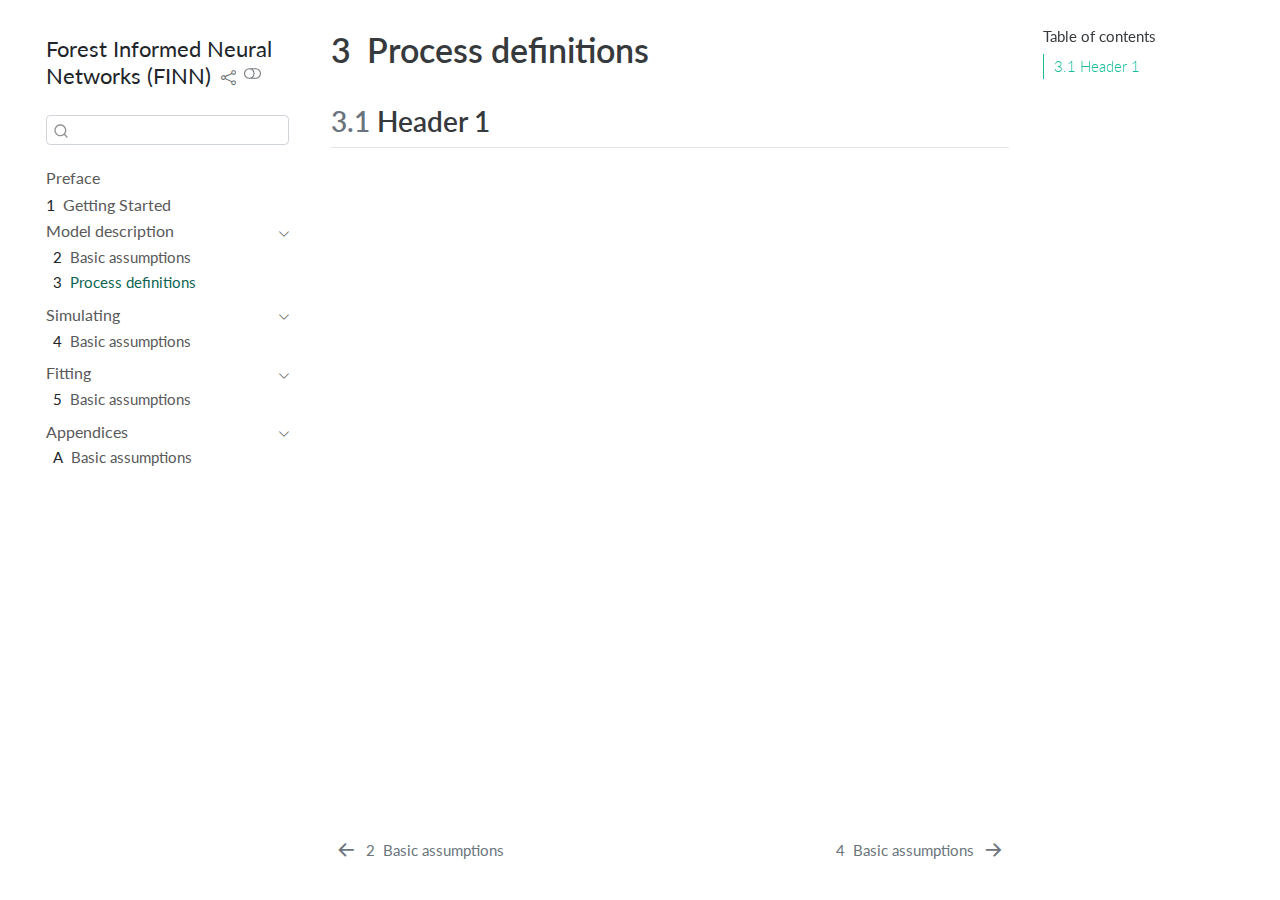
<file: documentation/docs/A3-demographic-processes.html>
<!DOCTYPE html>
<html xmlns="http://www.w3.org/1999/xhtml" lang="en" xml:lang="en"><head>

<meta charset="utf-8">
<meta name="generator" content="quarto-1.3.450">

<meta name="viewport" content="width=device-width, initial-scale=1.0, user-scalable=yes">


<title>Forest Informed Neural Networks (FINN) - 3&nbsp; Process definitions</title>
<style>
code{white-space: pre-wrap;}
span.smallcaps{font-variant: small-caps;}
div.columns{display: flex; gap: min(4vw, 1.5em);}
div.column{flex: auto; overflow-x: auto;}
div.hanging-indent{margin-left: 1.5em; text-indent: -1.5em;}
ul.task-list{list-style: none;}
ul.task-list li input[type="checkbox"] {
  width: 0.8em;
  margin: 0 0.8em 0.2em -1em; /* quarto-specific, see https://github.com/quarto-dev/quarto-cli/issues/4556 */ 
  vertical-align: middle;
}
</style>


<script src="site_libs/quarto-nav/quarto-nav.js"></script>
<script src="site_libs/quarto-nav/headroom.min.js"></script>
<script src="site_libs/clipboard/clipboard.min.js"></script>
<script src="site_libs/quarto-search/autocomplete.umd.js"></script>
<script src="site_libs/quarto-search/fuse.min.js"></script>
<script src="site_libs/quarto-search/quarto-search.js"></script>
<meta name="quarto:offset" content="./">
<link href="./B1-forest-succession.html" rel="next">
<link href="./A2-basic-assumptions.html" rel="prev">
<script src="site_libs/quarto-html/quarto.js"></script>
<script src="site_libs/quarto-html/popper.min.js"></script>
<script src="site_libs/quarto-html/tippy.umd.min.js"></script>
<script src="site_libs/quarto-html/anchor.min.js"></script>
<link href="site_libs/quarto-html/tippy.css" rel="stylesheet">
<link href="site_libs/quarto-html/quarto-syntax-highlighting.css" rel="stylesheet" class="quarto-color-scheme" id="quarto-text-highlighting-styles">
<link href="site_libs/quarto-html/quarto-syntax-highlighting-dark.css" rel="prefetch" class="quarto-color-scheme quarto-color-alternate" id="quarto-text-highlighting-styles">
<script src="site_libs/bootstrap/bootstrap.min.js"></script>
<link href="site_libs/bootstrap/bootstrap-icons.css" rel="stylesheet">
<link href="site_libs/bootstrap/bootstrap.min.css" rel="stylesheet" class="quarto-color-scheme" id="quarto-bootstrap" data-mode="light">
<link href="site_libs/bootstrap/bootstrap-dark.min.css" rel="prefetch" class="quarto-color-scheme quarto-color-alternate" id="quarto-bootstrap" data-mode="dark">
<script id="quarto-search-options" type="application/json">{
  "location": "sidebar",
  "copy-button": false,
  "collapse-after": 3,
  "panel-placement": "start",
  "type": "textbox",
  "limit": 20,
  "language": {
    "search-no-results-text": "No results",
    "search-matching-documents-text": "matching documents",
    "search-copy-link-title": "Copy link to search",
    "search-hide-matches-text": "Hide additional matches",
    "search-more-match-text": "more match in this document",
    "search-more-matches-text": "more matches in this document",
    "search-clear-button-title": "Clear",
    "search-detached-cancel-button-title": "Cancel",
    "search-submit-button-title": "Submit",
    "search-label": "Search"
  }
}</script>


<link rel="stylesheet" href="include/webex.css">
<meta name="citation_title" content="[[3]{.chapter-number}&nbsp; [Process definitions]{.chapter-title}]{#sec-modeldescription .quarto-section-identifier}">
<meta name="citation_language" content="en">
<meta name="citation_reference" content="citation_title=Pattern and process in the plant community;,citation_author=Alex S. Watt;,citation_publication_date=1947;,citation_cover_date=1947;,citation_year=1947;,citation_fulltext_html_url=https://www.jstor.org/stable/2256497;,citation_issue=1;,citation_doi=10.2307/2256497;,citation_issn=0022-0477;,citation_volume=35;,citation_journal_title=Journal of Ecology;">
<meta name="citation_reference" content="citation_title=Some ecological consequences of a computer model of forest growth;,citation_abstract=Competition, secondary succession, and changes in vegetation accompanying changes in elevation have been successfully reproduced by a computer simulation of a mixed-species, uneven-aged forest ecosystem of north-eastern United States. As much as the data and understanding allow, this simulation has a conceptual basis. Changes in the state of the simulated forest are a function of the present state plus random components. The program predicts a peak standing crop for the forest approximately 200 years following clearcutting, with a relatively stable, but fluctuating, species composition at subsequent periods. Designed to be used in the Hubbard Brook Ecosystem Study, the program provides output in a form compatible with the original vegetation survey of that study and allows a flexible interaction between the user and the simulator.;,citation_author=Daniel B. Botkin;,citation_author=James F. Janak;,citation_author=James R. Wallis;,citation_publication_date=1972;,citation_cover_date=1972;,citation_year=1972;,citation_issue=3;,citation_doi=10.2307/2258570;,citation_volume=60;,citation_journal_title=The Journal of Ecology;">
<meta name="citation_reference" content="citation_title=The evolution, complexity and diversity of models of long-term forest dynamics;,citation_abstract=To assess the impacts of climate change on vegetation from stand to global scales, models of forest dynamics that include tree demography are needed. Such models are now available for 50 years, but the currently existing diversity of model formulations and its evolution over time are poorly documented. This hampers systematic assessments of structural uncertainties in model-based studies. We conducted a meta-analysis of 28 models, focusing on models that were used in the past five years for climate change studies. We defined 52 model attributes in five groups (basic assumptions, growth, regeneration, mortality and soil moisture) and characterized each model according to these attributes. Analyses of model complexity and diversity included hierarchical cluster analysis and redundancy analysis. Model complexity evolved considerably over the past 50 years. Increases in complexity were largest for growth processes, while complexity of modelled establishment processes increased only moderately. Model diversity was lowest at the global scale, and highest at the landscape scale. We identified five distinct clusters of models, ranging from very simple models to models where specific attribute groups are rendered in a complex manner and models that feature high complexity across all attributes. Most models in use today are not balanced in the level of complexity with which they represent different processes. This is the result of different model purposes, but also reflects legacies in model code, modelers’ preferences, and the “prevailing spirit of the epoch”. The lack of firm theories, laws and “first principles” in ecology provides high degrees of freedom in model development, but also results in high responsibilities for model developers and the need for rigorous model evaluation. Synthesis. The currently available model diversity is beneficial: convergence in simulations of structurally different models indicates robust projections, while convergence of similar models may convey a false sense of certainty. The existing model diversity—with the exception of global models—can be exploited for improved projections based on multiple models. We strongly recommend balanced further developments of forest models that should particularly focus on establishment and mortality processes, in order to provide robust information for decisions in ecosystem management and policymaking.;,citation_author=Harald Bugmann;,citation_author=Rupert Seidl;,citation_publication_date=2022;,citation_cover_date=2022;,citation_year=2022;,citation_fulltext_html_url=https://onlinelibrary.wiley.com/doi/abs/10.1111/1365-2745.13989;,citation_issue=10;,citation_doi=10.1111/1365-2745.13989;,citation_issn=1365-2745;,citation_volume=110;,citation_language=en-US;,citation_journal_title=Journal of Ecology;">
<meta name="citation_reference" content="citation_title=A scalable model of vegetation transitions using deep neural networks;,citation_abstract=In times of rapid global change, anticipating vegetation changes and assessing their impacts is of key relevance to managers and policy makers. Yet, predicting vegetation dynamics often suffers from an inherent scale mismatch, with abundant data and process understanding being available at a fine spatial grain, but the relevance for decision-making is increasing with spatial extent. We present a novel approach for scaling vegetation dynamics (SVD), using deep learning to predict vegetation transitions. Vegetation is discretized into a large number (103–106) of potential states based on its structure, composition and functioning. Transition probabilities between states are estimated via a deep neural network (DNN) trained on observed or simulated vegetation transitions in combination with environmental variables. The impact of vegetation transitions on important ecological indicators is quantified by probabilistically linking attributes such as carbon storage and biodiversity to vegetation states. Here, we describe the SVD approach and present results of applying the framework in a meta-modelling context. We trained a DNN using simulations of a process-based forest landscape model for a complex mountain forest landscape under different climate scenarios. Subsequently, we evaluated the ability of SVD to project long-term vegetation dynamics and the resulting changes in forest carbon storage and biodiversity. SVD captured spatial (e.g. elevational gradients) and temporal (e.g. species succession) patterns of vegetation dynamics well, and responded realistically to changing environmental conditions. In addition, we tested the computational efficiency of the approach, highlighting the utility of SVD for country- to continental scale applications. SVD is the—to our knowledge—first vegetation model harnessing deep neural networks. The approach has high predictive accuracy and is able to generalize well beyond training data. SVD was designed to run on widely available input data (e.g. vegetation states defined from remote sensing, gridded global climate datasets) and exceeds the computational performance of currently available highly optimized landscape models by three to four orders of magnitude. We conclude that SVD is a promising approach for combining detailed process knowledge on fine-grained ecosystem processes with the increasingly available big ecological datasets for improved large-scale projections of vegetation dynamics.;,citation_author=Werner Rammer;,citation_author=Rupert Seidl;,citation_publication_date=2019;,citation_cover_date=2019;,citation_year=2019;,citation_fulltext_html_url=https://onlinelibrary.wiley.com/doi/abs/10.1111/2041-210X.13171;,citation_issue=6;,citation_doi=10.1111/2041-210X.13171;,citation_issn=2041-210X;,citation_volume=10;,citation_language=en-US;,citation_journal_title=Methods in Ecology and Evolution;">
<meta name="citation_reference" content="citation_title=Unlocking the forest inventory data: Relating individual tree performance to unmeasured environmental factors;,citation_abstract=Geographically extensive forest inventories, such as the USDA Forest Service’s Forest Inventory and Analysis (FIA) program, contain millions of individual tree growth and mortality records that could be used to develop broad-scale models of forest dynamics. A limitation of inventory data, however, is that individual-level measurements of light (L) and other environmental factors are typically absent. Thus, inventory data alone cannot be used to parameterize mechanistic models of forest dynamics in which individual performance depends on light, water, nutrients, etc. To overcome this limitation, we developed methods to estimate species-specific parameters (θG) relating sapling growth (G) to L using data sets in which G, but not L, is observed for each sapling. Our approach involves: (1) using calibration data that we collected in both eastern and western North America to quantify the probability that saplings receive different amounts of light, conditional on covariates x that can be obtained from inventory data (e.g., sapling crown class and neighborhood crowding); and (2) combining these probability distributions with observed G and x to estimate θG using Bayesian computational methods. Here, we present a test case using a data set in which G, L, and x were observed for saplings of nine species. This test data set allowed us to compare estimates of θG obtained from the standard approach (where G and L are observed for each sapling) to our method (where G and x, but not L, are observed). For all species, estimates of θG obtained from analyses with and without observed L were similar. This suggests that our approach should be useful for estimating light-dependent growth functions from inventory data that lack direct measurements of L. Our approach could be extended to estimate parameters relating sapling mortality to L from inventory data, as well as to deal with uncertainty in other resources (e.g., water or nutrients) or environmental factors (e.g., temperature).;,citation_author=Jeremy W. Lichstein;,citation_author=Jonathan Dushoff;,citation_author=Kiona Ogle;,citation_author=Anping Chen;,citation_author=Drew W. Purves;,citation_author=John P. Caspersen;,citation_author=Stephen W. Pacala;,citation_publication_date=2010;,citation_cover_date=2010;,citation_year=2010;,citation_fulltext_html_url=https://onlinelibrary.wiley.com/doi/abs/10.1890/08-2334.1;,citation_issue=3;,citation_doi=10.1890/08-2334.1;,citation_issn=1939-5582;,citation_volume=20;,citation_language=en-US;,citation_journal_title=Ecological Applications;">
<meta name="citation_reference" content="citation_title=Cutting out the middleman: Calibrating and validating a dynamic vegetation model (ED2-PROSPECT5) using remotely sensed surface reflectance;,citation_abstract=Abstract. Canopy radiative transfer is the primary mechanism by which models relate vegetation composition and state to the surface energy balance, which is important to light- and temperature-sensitive plant processes as well as understanding land–atmosphere feedbacks. In addition, certain parameters (e.g., specific leaf area, SLA) that have an outsized influence on vegetation model behavior can be constrained by observations of shortwave reflectance, thus reducing model predictive uncertainty. Importantly, calibrating against radiative transfer outputs allows models to directly use remote sensing reflectance products without relying on highly derived products (such as MODIS leaf area index) whose assumptions may be incompatible with the target vegetation model and whose uncertainties are usually not well quantified. Here, we created the EDR model by coupling the two-stream representation of canopy radiative transfer in the Ecosystem Demography model version 2 (ED2) with a leaf radiative transfer model (PROSPECT-5) and a simple soil reflectance model to predict full-range, high-spectral-resolution surface reflectance that is dependent on the underlying ED2 model state. We then calibrated this model against estimates of hemispherical reflectance (corrected for directional effects) from the NASA Airborne Visible/Infrared Imaging Spectrometer (AVIRIS) and survey data from 54 temperate forest plots in the northeastern United States. The calibration significantly reduced uncertainty in model parameters related to leaf biochemistry and morphology and canopy structure for five plant functional types. Using a single common set of parameters across all sites, the calibrated model was able to accurately reproduce surface reflectance for sites with highly varied forest composition and structure. However, the calibrated model’s predictions of leaf area index (LAI) were less robust, capturing only 46 % of the variability in the observations. Comparing the ED2 radiative transfer model with another two-stream soil–leaf–canopy radiative transfer model commonly used in remote sensing studies (PRO4SAIL) illustrated structural errors in the ED2 representation of direct radiation backscatter that resulted in systematic underestimation of reflectance. In addition, we also highlight that, to directly compare with a two-stream radiative transfer model like EDR, we had to perform an additional processing step to convert the directional reflectance estimates of AVIRIS to hemispherical reflectance (also known as “albedo”). In future work, we recommend that vegetation models add the capability to predict directional reflectance, to allow them to more directly assimilate a wide range of airborne and satellite reflectance products. We ultimately conclude that despite these challenges, using dynamic vegetation models to predict surface reflectance is a promising avenue for model calibration and validation using remote sensing data.;,citation_author=Alexey N. Shiklomanov;,citation_author=Michael C. Dietze;,citation_author=Istem Fer;,citation_author=Toni Viskari;,citation_author=Shawn P. Serbin;,citation_publication_date=2021-05-12;,citation_cover_date=2021-05-12;,citation_year=2021;,citation_fulltext_html_url=https://gmd.copernicus.org/articles/14/2603/2021/;,citation_issue=5;,citation_doi=10.5194/gmd-14-2603-2021;,citation_issn=1991-9603;,citation_volume=14;,citation_language=en-US;,citation_journal_title=Geoscientific Model Development;,citation_journal_abbrev=Geosci. Model Dev.;">
<meta name="citation_reference" content="citation_title=Deep learning and process understanding for data-driven earth system science;,citation_abstract=Machine learning approaches are increasingly used to extract patterns and insights from the ever-increasing stream of geospatial data, but current approaches may not be optimal when system behaviour is dominated by spatial or temporal context. Here, rather than amending classical machine learning, we argue that these contextual cues should be used as part of deep learning (an approach that is able to extract spatio-temporal features automatically) to gain further process understanding of Earth system science problems, improving the predictive ability of seasonal forecasting and modelling of long-range spatial connections across multiple timescales, for example. The next step will be a hybrid modelling approach, coupling physical process models with the versatility of data-driven machine learning.;,citation_author=Markus Reichstein;,citation_author=Gustau Camps-Valls;,citation_author=Bjorn Stevens;,citation_author=Martin Jung;,citation_author=Joachim Denzler;,citation_author=Nuno Carvalhais;,citation_author=undefined Prabhat;,citation_publication_date=2019-02;,citation_cover_date=2019-02;,citation_year=2019;,citation_fulltext_html_url=https://www.nature.com/articles/s41586-019-0912-1;,citation_issue=7743;,citation_doi=10.1038/s41586-019-0912-1;,citation_issn=1476-4687;,citation_volume=566;,citation_language=en-US;,citation_journal_title=Nature;">
</head>

<body class="nav-sidebar floating">

<div id="quarto-search-results"></div>
  <header id="quarto-header" class="headroom fixed-top">
  <nav class="quarto-secondary-nav">
    <div class="container-fluid d-flex">
      <button type="button" class="quarto-btn-toggle btn" data-bs-toggle="collapse" data-bs-target="#quarto-sidebar,#quarto-sidebar-glass" aria-controls="quarto-sidebar" aria-expanded="false" aria-label="Toggle sidebar navigation" onclick="if (window.quartoToggleHeadroom) { window.quartoToggleHeadroom(); }">
        <i class="bi bi-layout-text-sidebar-reverse"></i>
      </button>
      <nav class="quarto-page-breadcrumbs" aria-label="breadcrumb"><ol class="breadcrumb"><li class="breadcrumb-item"><a href="./A2-basic-assumptions.html">Model description</a></li><li class="breadcrumb-item"><a href="./A3-demographic-processes.html"><span class="chapter-number">3</span>&nbsp; <span class="chapter-title">Process definitions</span></a></li></ol></nav>
      <a class="flex-grow-1" role="button" data-bs-toggle="collapse" data-bs-target="#quarto-sidebar,#quarto-sidebar-glass" aria-controls="quarto-sidebar" aria-expanded="false" aria-label="Toggle sidebar navigation" onclick="if (window.quartoToggleHeadroom) { window.quartoToggleHeadroom(); }">      
      </a>
      <button type="button" class="btn quarto-search-button" aria-label="" onclick="window.quartoOpenSearch();">
        <i class="bi bi-search"></i>
      </button>
    </div>
  </nav>
</header>
<!-- content -->
<div id="quarto-content" class="quarto-container page-columns page-rows-contents page-layout-article">
<!-- sidebar -->
  <nav id="quarto-sidebar" class="sidebar collapse collapse-horizontal sidebar-navigation floating overflow-auto">
    <div class="pt-lg-2 mt-2 text-left sidebar-header">
    <div class="sidebar-title mb-0 py-0">
      <a href="./">Forest Informed Neural Networks (FINN)</a> 
        <div class="sidebar-tools-main">
    <div class="dropdown">
      <a href="" title="Share" id="quarto-navigation-tool-dropdown-0" class="quarto-navigation-tool dropdown-toggle px-1" data-bs-toggle="dropdown" aria-expanded="false" aria-label="Share"><i class="bi bi-share"></i></a>
      <ul class="dropdown-menu" aria-labelledby="quarto-navigation-tool-dropdown-0">
          <li>
            <a class="dropdown-item sidebar-tools-main-item" href="https://twitter.com/intent/tweet?url=|url|">
              <i class="bi bi-bi-twitter pe-1"></i>
            Twitter
            </a>
          </li>
          <li>
            <a class="dropdown-item sidebar-tools-main-item" href="https://www.facebook.com/sharer/sharer.php?u=|url|">
              <i class="bi bi-bi-facebook pe-1"></i>
            Facebook
            </a>
          </li>
          <li>
            <a class="dropdown-item sidebar-tools-main-item" href="https://www.linkedin.com/sharing/share-offsite/?url=|url|">
              <i class="bi bi-bi-linkedin pe-1"></i>
            LinkedIn
            </a>
          </li>
      </ul>
    </div>
  <a href="" class="quarto-color-scheme-toggle quarto-navigation-tool  px-1" onclick="window.quartoToggleColorScheme(); return false;" title="Toggle dark mode"><i class="bi"></i></a>
</div>
    </div>
      </div>
        <div class="mt-2 flex-shrink-0 align-items-center">
        <div class="sidebar-search">
        <div id="quarto-search" class="" title="Search"></div>
        </div>
        </div>
    <div class="sidebar-menu-container"> 
    <ul class="list-unstyled mt-1">
        <li class="sidebar-item">
  <div class="sidebar-item-container"> 
  <a href="./index.html" class="sidebar-item-text sidebar-link">
 <span class="menu-text">Preface</span></a>
  </div>
</li>
        <li class="sidebar-item">
  <div class="sidebar-item-container"> 
  <a href="./A1-GettingStarted.html" class="sidebar-item-text sidebar-link">
 <span class="menu-text"><span class="chapter-number">1</span>&nbsp; <span class="chapter-title">Getting Started</span></span></a>
  </div>
</li>
        <li class="sidebar-item sidebar-item-section">
      <div class="sidebar-item-container"> 
            <a class="sidebar-item-text sidebar-link text-start" data-bs-toggle="collapse" data-bs-target="#quarto-sidebar-section-1" aria-expanded="true">
 <span class="menu-text">Model description</span></a>
          <a class="sidebar-item-toggle text-start" data-bs-toggle="collapse" data-bs-target="#quarto-sidebar-section-1" aria-expanded="true" aria-label="Toggle section">
            <i class="bi bi-chevron-right ms-2"></i>
          </a> 
      </div>
      <ul id="quarto-sidebar-section-1" class="collapse list-unstyled sidebar-section depth1 show">  
          <li class="sidebar-item">
  <div class="sidebar-item-container"> 
  <a href="./A2-basic-assumptions.html" class="sidebar-item-text sidebar-link">
 <span class="menu-text"><span class="chapter-number">2</span>&nbsp; <span class="chapter-title">Basic assumptions</span></span></a>
  </div>
</li>
          <li class="sidebar-item">
  <div class="sidebar-item-container"> 
  <a href="./A3-demographic-processes.html" class="sidebar-item-text sidebar-link active">
 <span class="menu-text"><span class="chapter-number">3</span>&nbsp; <span class="chapter-title">Process definitions</span></span></a>
  </div>
</li>
      </ul>
  </li>
        <li class="sidebar-item sidebar-item-section">
      <div class="sidebar-item-container"> 
            <a class="sidebar-item-text sidebar-link text-start" data-bs-toggle="collapse" data-bs-target="#quarto-sidebar-section-2" aria-expanded="true">
 <span class="menu-text">Simulating</span></a>
          <a class="sidebar-item-toggle text-start" data-bs-toggle="collapse" data-bs-target="#quarto-sidebar-section-2" aria-expanded="true" aria-label="Toggle section">
            <i class="bi bi-chevron-right ms-2"></i>
          </a> 
      </div>
      <ul id="quarto-sidebar-section-2" class="collapse list-unstyled sidebar-section depth1 show">  
          <li class="sidebar-item">
  <div class="sidebar-item-container"> 
  <a href="./B1-forest-succession.html" class="sidebar-item-text sidebar-link">
 <span class="menu-text"><span class="chapter-number">4</span>&nbsp; <span class="chapter-title">Basic assumptions</span></span></a>
  </div>
</li>
      </ul>
  </li>
        <li class="sidebar-item sidebar-item-section">
      <div class="sidebar-item-container"> 
            <a class="sidebar-item-text sidebar-link text-start" data-bs-toggle="collapse" data-bs-target="#quarto-sidebar-section-3" aria-expanded="true">
 <span class="menu-text">Fitting</span></a>
          <a class="sidebar-item-toggle text-start" data-bs-toggle="collapse" data-bs-target="#quarto-sidebar-section-3" aria-expanded="true" aria-label="Toggle section">
            <i class="bi bi-chevron-right ms-2"></i>
          </a> 
      </div>
      <ul id="quarto-sidebar-section-3" class="collapse list-unstyled sidebar-section depth1 show">  
          <li class="sidebar-item">
  <div class="sidebar-item-container"> 
  <a href="./C1-fit-environment.html" class="sidebar-item-text sidebar-link">
 <span class="menu-text"><span class="chapter-number">5</span>&nbsp; <span class="chapter-title">Basic assumptions</span></span></a>
  </div>
</li>
      </ul>
  </li>
        <li class="sidebar-item sidebar-item-section">
      <div class="sidebar-item-container"> 
            <a class="sidebar-item-text sidebar-link text-start" data-bs-toggle="collapse" data-bs-target="#quarto-sidebar-section-4" aria-expanded="true">
 <span class="menu-text">Appendices</span></a>
          <a class="sidebar-item-toggle text-start" data-bs-toggle="collapse" data-bs-target="#quarto-sidebar-section-4" aria-expanded="true" aria-label="Toggle section">
            <i class="bi bi-chevron-right ms-2"></i>
          </a> 
      </div>
      <ul id="quarto-sidebar-section-4" class="collapse list-unstyled sidebar-section depth1 show">  
          <li class="sidebar-item">
  <div class="sidebar-item-container"> 
  <a href="./Appendix-Datasets.html" class="sidebar-item-text sidebar-link">
 <span class="menu-text"><span class="chapter-number">A</span>&nbsp; <span class="chapter-title">Basic assumptions</span></span></a>
  </div>
</li>
      </ul>
  </li>
    </ul>
    </div>
</nav>
<div id="quarto-sidebar-glass" data-bs-toggle="collapse" data-bs-target="#quarto-sidebar,#quarto-sidebar-glass"></div>
<!-- margin-sidebar -->
    <div id="quarto-margin-sidebar" class="sidebar margin-sidebar">
        <nav id="TOC" role="doc-toc" class="toc-active">
    <h2 id="toc-title">Table of contents</h2>
   
  <ul>
  <li><a href="#header-1" id="toc-header-1" class="nav-link active" data-scroll-target="#header-1"><span class="header-section-number">3.1</span> Header 1</a></li>
  </ul>
</nav>
    </div>
<!-- main -->
<main class="content" id="quarto-document-content">

<header id="title-block-header" class="quarto-title-block default">
<div class="quarto-title">
<h1 class="title"><span id="sec-modeldescription" class="quarto-section-identifier"><span class="chapter-number">3</span>&nbsp; <span class="chapter-title">Process definitions</span></span></h1>
</div>



<div class="quarto-title-meta">

    
  
    
  </div>
  

</header>

<section id="header-1" class="level2" data-number="3.1">
<h2 data-number="3.1" class="anchored" data-anchor-id="header-1"><span class="header-section-number">3.1</span> Header 1</h2>


</section>

</main> <!-- /main -->
<script>

/* update total correct if #webex-total_correct exists */
update_total_correct = function() {
  console.log("webex: update total_correct");

  var t = document.getElementsByClassName("webex-total_correct");
  for (var i = 0; i < t.length; i++) {
    p = t[i].parentElement;
    var correct = p.getElementsByClassName("webex-correct").length;
    var solvemes = p.getElementsByClassName("webex-solveme").length;
    var radiogroups = p.getElementsByClassName("webex-radiogroup").length;
    var selects = p.getElementsByClassName("webex-select").length;

    t[i].innerHTML = correct + " of " + (solvemes + radiogroups + selects) + " correct";
  }
}

/* webex-solution button toggling function */
b_func = function() {
  console.log("webex: toggle hide");

  var cl = this.parentElement.classList;
  if (cl.contains('open')) {
    cl.remove("open");
  } else {
    cl.add("open");
  }
}

/* check answers */
check_func = function() {
  console.log("webex: check answers");

  var cl = this.parentElement.classList;
  if (cl.contains('unchecked')) {
    cl.remove("unchecked");
    this.innerHTML = "Hide Answers";
  } else {
    cl.add("unchecked");
    this.innerHTML = "Show Answers";
  }
}

/* function for checking solveme answers */
solveme_func = function(e) {
  console.log("webex: check solveme");

  var real_answers = JSON.parse(this.dataset.answer);
  var my_answer = this.value;
  var cl = this.classList;
  if (cl.contains("ignorecase")) {
    my_answer = my_answer.toLowerCase();
  }
  if (cl.contains("nospaces")) {
    my_answer = my_answer.replace(/ /g, "")
  }

  if (my_answer == "") {
    cl.remove("webex-correct");
    cl.remove("webex-incorrect");
  } else if (real_answers.includes(my_answer)) {
    cl.add("webex-correct");
    cl.remove("webex-incorrect");
  } else {
    cl.add("webex-incorrect");
    cl.remove("webex-correct");
  }

  // match numeric answers within a specified tolerance
  if(this.dataset.tol > 0){
    var tol = JSON.parse(this.dataset.tol);
    var matches = real_answers.map(x => Math.abs(x - my_answer) < tol)
    if (matches.reduce((a, b) => a + b, 0) > 0) {
      cl.add("webex-correct");
    } else {
      cl.remove("webex-correct");
    }
  }

  // added regex bit
  if (cl.contains("regex")){
    answer_regex = RegExp(real_answers.join("|"))
    if (answer_regex.test(my_answer)) {
      cl.add("webex-correct");
    }
  }

  update_total_correct();
}

/* function for checking select answers */
select_func = function(e) {
  console.log("webex: check select");

  var cl = this.classList

  /* add style */
  cl.remove("webex-incorrect");
  cl.remove("webex-correct");
  if (this.value == "answer") {
    cl.add("webex-correct");
  } else if (this.value != "blank") {
    cl.add("webex-incorrect");
  }

  update_total_correct();
}

/* function for checking radiogroups answers */
radiogroups_func = function(e) {
  console.log("webex: check radiogroups");

  var checked_button = document.querySelector('input[name=' + this.id + ']:checked');
  var cl = checked_button.parentElement.classList;
  var labels = checked_button.parentElement.parentElement.children;

  /* get rid of styles */
  for (i = 0; i < labels.length; i++) {
    labels[i].classList.remove("webex-incorrect");
    labels[i].classList.remove("webex-correct");
  }

  /* add style */
  if (checked_button.value == "answer") {
    cl.add("webex-correct");
  } else {
    cl.add("webex-incorrect");
  }

  update_total_correct();
}

window.onload = function() {
  console.log("webex onload");
  /* set up solution buttons */
  var buttons = document.getElementsByTagName("button");

  for (var i = 0; i < buttons.length; i++) {
    if (buttons[i].parentElement.classList.contains('webex-solution')) {
      buttons[i].onclick = b_func;
    }
  }

  var check_sections = document.getElementsByClassName("webex-check");
  console.log("check:", check_sections.length);
  for (var i = 0; i < check_sections.length; i++) {
    check_sections[i].classList.add("unchecked");

    let btn = document.createElement("button");
    btn.innerHTML = "Show Answers";
    btn.classList.add("webex-check-button");
    btn.onclick = check_func;
    check_sections[i].appendChild(btn);

    let spn = document.createElement("span");
    spn.classList.add("webex-total_correct");
    check_sections[i].appendChild(spn);
  }

  /* set up webex-solveme inputs */
  var solveme = document.getElementsByClassName("webex-solveme");

  for (var i = 0; i < solveme.length; i++) {
    /* make sure input boxes don't auto-anything */
    solveme[i].setAttribute("autocomplete","off");
    solveme[i].setAttribute("autocorrect", "off");
    solveme[i].setAttribute("autocapitalize", "off");
    solveme[i].setAttribute("spellcheck", "false");
    solveme[i].value = "";

    /* adjust answer for ignorecase or nospaces */
    var cl = solveme[i].classList;
    var real_answer = solveme[i].dataset.answer;
    if (cl.contains("ignorecase")) {
      real_answer = real_answer.toLowerCase();
    }
    if (cl.contains("nospaces")) {
      real_answer = real_answer.replace(/ /g, "");
    }
    solveme[i].dataset.answer = real_answer;

    /* attach checking function */
    solveme[i].onkeyup = solveme_func;
    solveme[i].onchange = solveme_func;

    solveme[i].insertAdjacentHTML("afterend", " <span class='webex-icon'></span>")
  }

  /* set up radiogroups */
  var radiogroups = document.getElementsByClassName("webex-radiogroup");
  for (var i = 0; i < radiogroups.length; i++) {
    radiogroups[i].onchange = radiogroups_func;
  }

  /* set up selects */
  var selects = document.getElementsByClassName("webex-select");
  for (var i = 0; i < selects.length; i++) {
    selects[i].onchange = select_func;
    selects[i].insertAdjacentHTML("afterend", " <span class='webex-icon'></span>")
  }

  update_total_correct();
}

</script>
<script id="quarto-html-after-body" type="application/javascript">
window.document.addEventListener("DOMContentLoaded", function (event) {
  const toggleBodyColorMode = (bsSheetEl) => {
    const mode = bsSheetEl.getAttribute("data-mode");
    const bodyEl = window.document.querySelector("body");
    if (mode === "dark") {
      bodyEl.classList.add("quarto-dark");
      bodyEl.classList.remove("quarto-light");
    } else {
      bodyEl.classList.add("quarto-light");
      bodyEl.classList.remove("quarto-dark");
    }
  }
  const toggleBodyColorPrimary = () => {
    const bsSheetEl = window.document.querySelector("link#quarto-bootstrap");
    if (bsSheetEl) {
      toggleBodyColorMode(bsSheetEl);
    }
  }
  toggleBodyColorPrimary();  
  const disableStylesheet = (stylesheets) => {
    for (let i=0; i < stylesheets.length; i++) {
      const stylesheet = stylesheets[i];
      stylesheet.rel = 'prefetch';
    }
  }
  const enableStylesheet = (stylesheets) => {
    for (let i=0; i < stylesheets.length; i++) {
      const stylesheet = stylesheets[i];
      stylesheet.rel = 'stylesheet';
    }
  }
  const manageTransitions = (selector, allowTransitions) => {
    const els = window.document.querySelectorAll(selector);
    for (let i=0; i < els.length; i++) {
      const el = els[i];
      if (allowTransitions) {
        el.classList.remove('notransition');
      } else {
        el.classList.add('notransition');
      }
    }
  }
  const toggleColorMode = (alternate) => {
    // Switch the stylesheets
    const alternateStylesheets = window.document.querySelectorAll('link.quarto-color-scheme.quarto-color-alternate');
    manageTransitions('#quarto-margin-sidebar .nav-link', false);
    if (alternate) {
      enableStylesheet(alternateStylesheets);
      for (const sheetNode of alternateStylesheets) {
        if (sheetNode.id === "quarto-bootstrap") {
          toggleBodyColorMode(sheetNode);
        }
      }
    } else {
      disableStylesheet(alternateStylesheets);
      toggleBodyColorPrimary();
    }
    manageTransitions('#quarto-margin-sidebar .nav-link', true);
    // Switch the toggles
    const toggles = window.document.querySelectorAll('.quarto-color-scheme-toggle');
    for (let i=0; i < toggles.length; i++) {
      const toggle = toggles[i];
      if (toggle) {
        if (alternate) {
          toggle.classList.add("alternate");     
        } else {
          toggle.classList.remove("alternate");
        }
      }
    }
    // Hack to workaround the fact that safari doesn't
    // properly recolor the scrollbar when toggling (#1455)
    if (navigator.userAgent.indexOf('Safari') > 0 && navigator.userAgent.indexOf('Chrome') == -1) {
      manageTransitions("body", false);
      window.scrollTo(0, 1);
      setTimeout(() => {
        window.scrollTo(0, 0);
        manageTransitions("body", true);
      }, 40);  
    }
  }
  const isFileUrl = () => { 
    return window.location.protocol === 'file:';
  }
  const hasAlternateSentinel = () => {  
    let styleSentinel = getColorSchemeSentinel();
    if (styleSentinel !== null) {
      return styleSentinel === "alternate";
    } else {
      return false;
    }
  }
  const setStyleSentinel = (alternate) => {
    const value = alternate ? "alternate" : "default";
    if (!isFileUrl()) {
      window.localStorage.setItem("quarto-color-scheme", value);
    } else {
      localAlternateSentinel = value;
    }
  }
  const getColorSchemeSentinel = () => {
    if (!isFileUrl()) {
      const storageValue = window.localStorage.getItem("quarto-color-scheme");
      return storageValue != null ? storageValue : localAlternateSentinel;
    } else {
      return localAlternateSentinel;
    }
  }
  let localAlternateSentinel = 'default';
  // Dark / light mode switch
  window.quartoToggleColorScheme = () => {
    // Read the current dark / light value 
    let toAlternate = !hasAlternateSentinel();
    toggleColorMode(toAlternate);
    setStyleSentinel(toAlternate);
  };
  // Ensure there is a toggle, if there isn't float one in the top right
  if (window.document.querySelector('.quarto-color-scheme-toggle') === null) {
    const a = window.document.createElement('a');
    a.classList.add('top-right');
    a.classList.add('quarto-color-scheme-toggle');
    a.href = "";
    a.onclick = function() { try { window.quartoToggleColorScheme(); } catch {} return false; };
    const i = window.document.createElement("i");
    i.classList.add('bi');
    a.appendChild(i);
    window.document.body.appendChild(a);
  }
  // Switch to dark mode if need be
  if (hasAlternateSentinel()) {
    toggleColorMode(true);
  } else {
    toggleColorMode(false);
  }
  const icon = "";
  const anchorJS = new window.AnchorJS();
  anchorJS.options = {
    placement: 'right',
    icon: icon
  };
  anchorJS.add('.anchored');
  const isCodeAnnotation = (el) => {
    for (const clz of el.classList) {
      if (clz.startsWith('code-annotation-')) {                     
        return true;
      }
    }
    return false;
  }
  const clipboard = new window.ClipboardJS('.code-copy-button', {
    text: function(trigger) {
      const codeEl = trigger.previousElementSibling.cloneNode(true);
      for (const childEl of codeEl.children) {
        if (isCodeAnnotation(childEl)) {
          childEl.remove();
        }
      }
      return codeEl.innerText;
    }
  });
  clipboard.on('success', function(e) {
    // button target
    const button = e.trigger;
    // don't keep focus
    button.blur();
    // flash "checked"
    button.classList.add('code-copy-button-checked');
    var currentTitle = button.getAttribute("title");
    button.setAttribute("title", "Copied!");
    let tooltip;
    if (window.bootstrap) {
      button.setAttribute("data-bs-toggle", "tooltip");
      button.setAttribute("data-bs-placement", "left");
      button.setAttribute("data-bs-title", "Copied!");
      tooltip = new bootstrap.Tooltip(button, 
        { trigger: "manual", 
          customClass: "code-copy-button-tooltip",
          offset: [0, -8]});
      tooltip.show();    
    }
    setTimeout(function() {
      if (tooltip) {
        tooltip.hide();
        button.removeAttribute("data-bs-title");
        button.removeAttribute("data-bs-toggle");
        button.removeAttribute("data-bs-placement");
      }
      button.setAttribute("title", currentTitle);
      button.classList.remove('code-copy-button-checked');
    }, 1000);
    // clear code selection
    e.clearSelection();
  });
  function tippyHover(el, contentFn) {
    const config = {
      allowHTML: true,
      content: contentFn,
      maxWidth: 500,
      delay: 100,
      arrow: false,
      appendTo: function(el) {
          return el.parentElement;
      },
      interactive: true,
      interactiveBorder: 10,
      theme: 'quarto',
      placement: 'bottom-start'
    };
    window.tippy(el, config); 
  }
  const noterefs = window.document.querySelectorAll('a[role="doc-noteref"]');
  for (var i=0; i<noterefs.length; i++) {
    const ref = noterefs[i];
    tippyHover(ref, function() {
      // use id or data attribute instead here
      let href = ref.getAttribute('data-footnote-href') || ref.getAttribute('href');
      try { href = new URL(href).hash; } catch {}
      const id = href.replace(/^#\/?/, "");
      const note = window.document.getElementById(id);
      return note.innerHTML;
    });
  }
      let selectedAnnoteEl;
      const selectorForAnnotation = ( cell, annotation) => {
        let cellAttr = 'data-code-cell="' + cell + '"';
        let lineAttr = 'data-code-annotation="' +  annotation + '"';
        const selector = 'span[' + cellAttr + '][' + lineAttr + ']';
        return selector;
      }
      const selectCodeLines = (annoteEl) => {
        const doc = window.document;
        const targetCell = annoteEl.getAttribute("data-target-cell");
        const targetAnnotation = annoteEl.getAttribute("data-target-annotation");
        const annoteSpan = window.document.querySelector(selectorForAnnotation(targetCell, targetAnnotation));
        const lines = annoteSpan.getAttribute("data-code-lines").split(",");
        const lineIds = lines.map((line) => {
          return targetCell + "-" + line;
        })
        let top = null;
        let height = null;
        let parent = null;
        if (lineIds.length > 0) {
            //compute the position of the single el (top and bottom and make a div)
            const el = window.document.getElementById(lineIds[0]);
            top = el.offsetTop;
            height = el.offsetHeight;
            parent = el.parentElement.parentElement;
          if (lineIds.length > 1) {
            const lastEl = window.document.getElementById(lineIds[lineIds.length - 1]);
            const bottom = lastEl.offsetTop + lastEl.offsetHeight;
            height = bottom - top;
          }
          if (top !== null && height !== null && parent !== null) {
            // cook up a div (if necessary) and position it 
            let div = window.document.getElementById("code-annotation-line-highlight");
            if (div === null) {
              div = window.document.createElement("div");
              div.setAttribute("id", "code-annotation-line-highlight");
              div.style.position = 'absolute';
              parent.appendChild(div);
            }
            div.style.top = top - 2 + "px";
            div.style.height = height + 4 + "px";
            let gutterDiv = window.document.getElementById("code-annotation-line-highlight-gutter");
            if (gutterDiv === null) {
              gutterDiv = window.document.createElement("div");
              gutterDiv.setAttribute("id", "code-annotation-line-highlight-gutter");
              gutterDiv.style.position = 'absolute';
              const codeCell = window.document.getElementById(targetCell);
              const gutter = codeCell.querySelector('.code-annotation-gutter');
              gutter.appendChild(gutterDiv);
            }
            gutterDiv.style.top = top - 2 + "px";
            gutterDiv.style.height = height + 4 + "px";
          }
          selectedAnnoteEl = annoteEl;
        }
      };
      const unselectCodeLines = () => {
        const elementsIds = ["code-annotation-line-highlight", "code-annotation-line-highlight-gutter"];
        elementsIds.forEach((elId) => {
          const div = window.document.getElementById(elId);
          if (div) {
            div.remove();
          }
        });
        selectedAnnoteEl = undefined;
      };
      // Attach click handler to the DT
      const annoteDls = window.document.querySelectorAll('dt[data-target-cell]');
      for (const annoteDlNode of annoteDls) {
        annoteDlNode.addEventListener('click', (event) => {
          const clickedEl = event.target;
          if (clickedEl !== selectedAnnoteEl) {
            unselectCodeLines();
            const activeEl = window.document.querySelector('dt[data-target-cell].code-annotation-active');
            if (activeEl) {
              activeEl.classList.remove('code-annotation-active');
            }
            selectCodeLines(clickedEl);
            clickedEl.classList.add('code-annotation-active');
          } else {
            // Unselect the line
            unselectCodeLines();
            clickedEl.classList.remove('code-annotation-active');
          }
        });
      }
  const findCites = (el) => {
    const parentEl = el.parentElement;
    if (parentEl) {
      const cites = parentEl.dataset.cites;
      if (cites) {
        return {
          el,
          cites: cites.split(' ')
        };
      } else {
        return findCites(el.parentElement)
      }
    } else {
      return undefined;
    }
  };
  var bibliorefs = window.document.querySelectorAll('a[role="doc-biblioref"]');
  for (var i=0; i<bibliorefs.length; i++) {
    const ref = bibliorefs[i];
    const citeInfo = findCites(ref);
    if (citeInfo) {
      tippyHover(citeInfo.el, function() {
        var popup = window.document.createElement('div');
        citeInfo.cites.forEach(function(cite) {
          var citeDiv = window.document.createElement('div');
          citeDiv.classList.add('hanging-indent');
          citeDiv.classList.add('csl-entry');
          var biblioDiv = window.document.getElementById('ref-' + cite);
          if (biblioDiv) {
            citeDiv.innerHTML = biblioDiv.innerHTML;
          }
          popup.appendChild(citeDiv);
        });
        return popup.innerHTML;
      });
    }
  }
});
</script>
<nav class="page-navigation">
  <div class="nav-page nav-page-previous">
      <a href="./A2-basic-assumptions.html" class="pagination-link">
        <i class="bi bi-arrow-left-short"></i> <span class="nav-page-text"><span class="chapter-number">2</span>&nbsp; <span class="chapter-title">Basic assumptions</span></span>
      </a>          
  </div>
  <div class="nav-page nav-page-next">
      <a href="./B1-forest-succession.html" class="pagination-link">
        <span class="nav-page-text"><span class="chapter-number">4</span>&nbsp; <span class="chapter-title">Basic assumptions</span></span> <i class="bi bi-arrow-right-short"></i>
      </a>
  </div>
</nav>
</div> <!-- /content -->



</body></html>
</file>
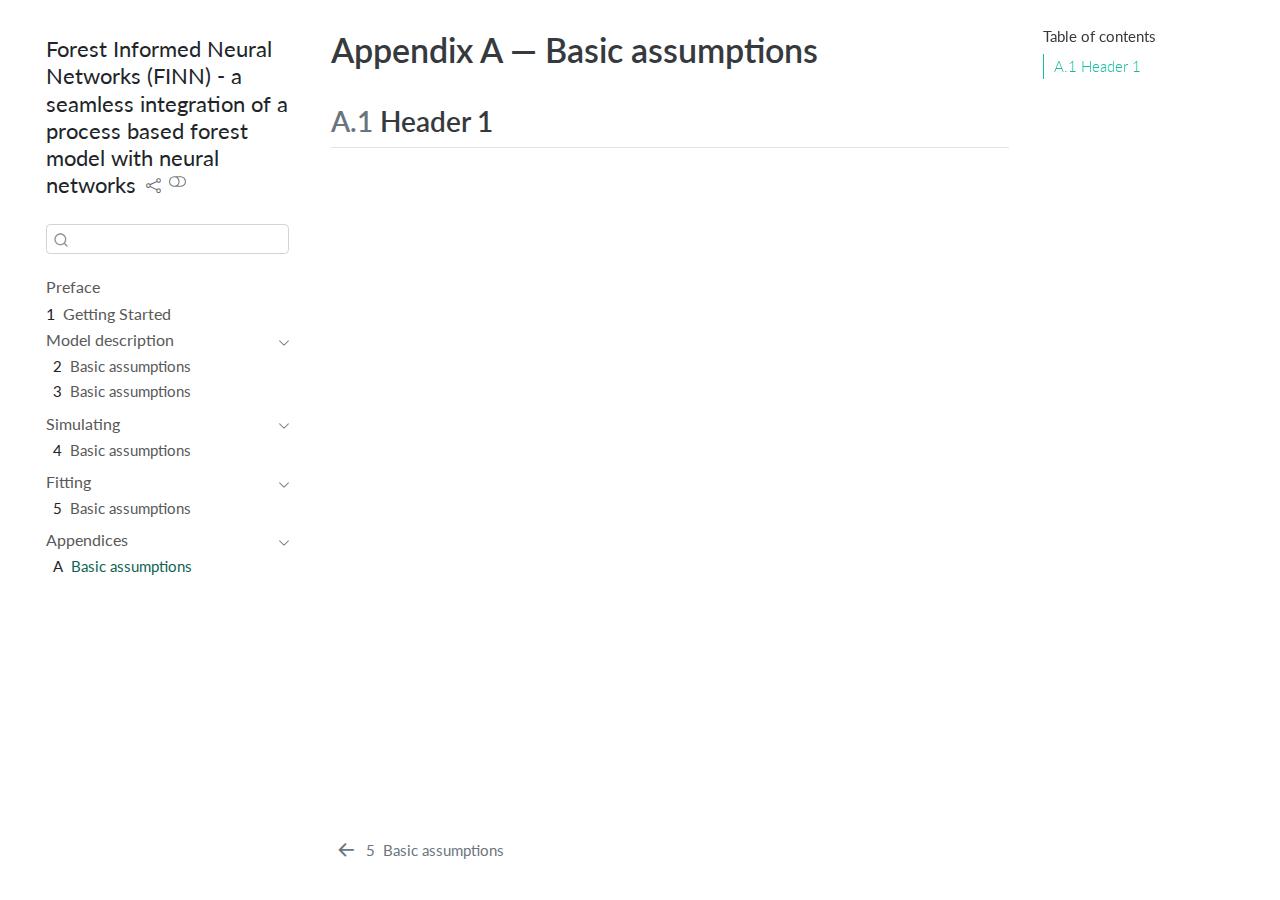
<file: documentation/docs/Appendix-Datasets.html>
<!DOCTYPE html>
<html xmlns="http://www.w3.org/1999/xhtml" lang="en" xml:lang="en"><head>

<meta charset="utf-8">
<meta name="generator" content="quarto-1.3.450">

<meta name="viewport" content="width=device-width, initial-scale=1.0, user-scalable=yes">


<title>Forest Informed Neural Networks (FINN) - a seamless integration of a process based forest model with neural networks - Appendix A — Basic assumptions</title>
<style>
code{white-space: pre-wrap;}
span.smallcaps{font-variant: small-caps;}
div.columns{display: flex; gap: min(4vw, 1.5em);}
div.column{flex: auto; overflow-x: auto;}
div.hanging-indent{margin-left: 1.5em; text-indent: -1.5em;}
ul.task-list{list-style: none;}
ul.task-list li input[type="checkbox"] {
  width: 0.8em;
  margin: 0 0.8em 0.2em -1em; /* quarto-specific, see https://github.com/quarto-dev/quarto-cli/issues/4556 */ 
  vertical-align: middle;
}
</style>


<script src="site_libs/quarto-nav/quarto-nav.js"></script>
<script src="site_libs/quarto-nav/headroom.min.js"></script>
<script src="site_libs/clipboard/clipboard.min.js"></script>
<script src="site_libs/quarto-search/autocomplete.umd.js"></script>
<script src="site_libs/quarto-search/fuse.min.js"></script>
<script src="site_libs/quarto-search/quarto-search.js"></script>
<meta name="quarto:offset" content="./">
<link href="./C1-fit-environment.html" rel="prev">
<script src="site_libs/quarto-html/quarto.js"></script>
<script src="site_libs/quarto-html/popper.min.js"></script>
<script src="site_libs/quarto-html/tippy.umd.min.js"></script>
<script src="site_libs/quarto-html/anchor.min.js"></script>
<link href="site_libs/quarto-html/tippy.css" rel="stylesheet">
<link href="site_libs/quarto-html/quarto-syntax-highlighting.css" rel="stylesheet" class="quarto-color-scheme" id="quarto-text-highlighting-styles">
<link href="site_libs/quarto-html/quarto-syntax-highlighting-dark.css" rel="prefetch" class="quarto-color-scheme quarto-color-alternate" id="quarto-text-highlighting-styles">
<script src="site_libs/bootstrap/bootstrap.min.js"></script>
<link href="site_libs/bootstrap/bootstrap-icons.css" rel="stylesheet">
<link href="site_libs/bootstrap/bootstrap.min.css" rel="stylesheet" class="quarto-color-scheme" id="quarto-bootstrap" data-mode="light">
<link href="site_libs/bootstrap/bootstrap-dark.min.css" rel="prefetch" class="quarto-color-scheme quarto-color-alternate" id="quarto-bootstrap" data-mode="dark">
<script id="quarto-search-options" type="application/json">{
  "location": "sidebar",
  "copy-button": false,
  "collapse-after": 3,
  "panel-placement": "start",
  "type": "textbox",
  "limit": 20,
  "language": {
    "search-no-results-text": "No results",
    "search-matching-documents-text": "matching documents",
    "search-copy-link-title": "Copy link to search",
    "search-hide-matches-text": "Hide additional matches",
    "search-more-match-text": "more match in this document",
    "search-more-matches-text": "more matches in this document",
    "search-clear-button-title": "Clear",
    "search-detached-cancel-button-title": "Cancel",
    "search-submit-button-title": "Submit",
    "search-label": "Search"
  }
}</script>


<link rel="stylesheet" href="include/webex.css">
<meta name="citation_title" content="[Appendix A — Basic assumptions]{#sec-appendix .quarto-section-identifier}">
<meta name="citation_language" content="en">
<meta name="citation_reference" content="citation_title=Unlocking the forest inventory data: Relating individual tree performance to unmeasured environmental factors;,citation_abstract=Geographically extensive forest inventories, such as the USDA Forest Service’s Forest Inventory and Analysis (FIA) program, contain millions of individual tree growth and mortality records that could be used to develop broad-scale models of forest dynamics. A limitation of inventory data, however, is that individual-level measurements of light (L) and other environmental factors are typically absent. Thus, inventory data alone cannot be used to parameterize mechanistic models of forest dynamics in which individual performance depends on light, water, nutrients, etc. To overcome this limitation, we developed methods to estimate species-specific parameters (θG) relating sapling growth (G) to L using data sets in which G, but not L, is observed for each sapling. Our approach involves: (1) using calibration data that we collected in both eastern and western North America to quantify the probability that saplings receive different amounts of light, conditional on covariates x that can be obtained from inventory data (e.g., sapling crown class and neighborhood crowding); and (2) combining these probability distributions with observed G and x to estimate θG using Bayesian computational methods. Here, we present a test case using a data set in which G, L, and x were observed for saplings of nine species. This test data set allowed us to compare estimates of θG obtained from the standard approach (where G and L are observed for each sapling) to our method (where G and x, but not L, are observed). For all species, estimates of θG obtained from analyses with and without observed L were similar. This suggests that our approach should be useful for estimating light-dependent growth functions from inventory data that lack direct measurements of L. Our approach could be extended to estimate parameters relating sapling mortality to L from inventory data, as well as to deal with uncertainty in other resources (e.g., water or nutrients) or environmental factors (e.g., temperature).;,citation_author=Jeremy W. Lichstein;,citation_author=Jonathan Dushoff;,citation_author=Kiona Ogle;,citation_author=Anping Chen;,citation_author=Drew W. Purves;,citation_author=John P. Caspersen;,citation_author=Stephen W. Pacala;,citation_publication_date=2010;,citation_cover_date=2010;,citation_year=2010;,citation_fulltext_html_url=https://onlinelibrary.wiley.com/doi/abs/10.1890/08-2334.1;,citation_issue=3;,citation_doi=10.1890/08-2334.1;,citation_issn=1939-5582;,citation_volume=20;,citation_language=en-US;,citation_journal_title=Ecological Applications;">
<meta name="citation_reference" content="citation_title=Cutting out the middleman: Calibrating and validating a dynamic vegetation model (ED2-PROSPECT5) using remotely sensed surface reflectance;,citation_abstract=Abstract. Canopy radiative transfer is the primary mechanism by which models relate vegetation composition and state to the surface energy balance, which is important to light- and temperature-sensitive plant processes as well as understanding land–atmosphere feedbacks. In addition, certain parameters (e.g., specific leaf area, SLA) that have an outsized influence on vegetation model behavior can be constrained by observations of shortwave reflectance, thus reducing model predictive uncertainty. Importantly, calibrating against radiative transfer outputs allows models to directly use remote sensing reflectance products without relying on highly derived products (such as MODIS leaf area index) whose assumptions may be incompatible with the target vegetation model and whose uncertainties are usually not well quantified. Here, we created the EDR model by coupling the two-stream representation of canopy radiative transfer in the Ecosystem Demography model version 2 (ED2) with a leaf radiative transfer model (PROSPECT-5) and a simple soil reflectance model to predict full-range, high-spectral-resolution surface reflectance that is dependent on the underlying ED2 model state. We then calibrated this model against estimates of hemispherical reflectance (corrected for directional effects) from the NASA Airborne Visible/Infrared Imaging Spectrometer (AVIRIS) and survey data from 54 temperate forest plots in the northeastern United States. The calibration significantly reduced uncertainty in model parameters related to leaf biochemistry and morphology and canopy structure for five plant functional types. Using a single common set of parameters across all sites, the calibrated model was able to accurately reproduce surface reflectance for sites with highly varied forest composition and structure. However, the calibrated model’s predictions of leaf area index (LAI) were less robust, capturing only 46 % of the variability in the observations. Comparing the ED2 radiative transfer model with another two-stream soil–leaf–canopy radiative transfer model commonly used in remote sensing studies (PRO4SAIL) illustrated structural errors in the ED2 representation of direct radiation backscatter that resulted in systematic underestimation of reflectance. In addition, we also highlight that, to directly compare with a two-stream radiative transfer model like EDR, we had to perform an additional processing step to convert the directional reflectance estimates of AVIRIS to hemispherical reflectance (also known as “albedo”). In future work, we recommend that vegetation models add the capability to predict directional reflectance, to allow them to more directly assimilate a wide range of airborne and satellite reflectance products. We ultimately conclude that despite these challenges, using dynamic vegetation models to predict surface reflectance is a promising avenue for model calibration and validation using remote sensing data.;,citation_author=Alexey N. Shiklomanov;,citation_author=Michael C. Dietze;,citation_author=Istem Fer;,citation_author=Toni Viskari;,citation_author=Shawn P. Serbin;,citation_publication_date=2021-05-12;,citation_cover_date=2021-05-12;,citation_year=2021;,citation_fulltext_html_url=https://gmd.copernicus.org/articles/14/2603/2021/;,citation_issue=5;,citation_doi=10.5194/gmd-14-2603-2021;,citation_issn=1991-9603;,citation_volume=14;,citation_language=en-US;,citation_journal_title=Geoscientific Model Development;,citation_journal_abbrev=Geosci. Model Dev.;">
<meta name="citation_reference" content="citation_title=Deep learning and process understanding for data-driven earth system science;,citation_abstract=Machine learning approaches are increasingly used to extract patterns and insights from the ever-increasing stream of geospatial data, but current approaches may not be optimal when system behaviour is dominated by spatial or temporal context. Here, rather than amending classical machine learning, we argue that these contextual cues should be used as part of deep learning (an approach that is able to extract spatio-temporal features automatically) to gain further process understanding of Earth system science problems, improving the predictive ability of seasonal forecasting and modelling of long-range spatial connections across multiple timescales, for example. The next step will be a hybrid modelling approach, coupling physical process models with the versatility of data-driven machine learning.;,citation_author=Markus Reichstein;,citation_author=Gustau Camps-Valls;,citation_author=Bjorn Stevens;,citation_author=Martin Jung;,citation_author=Joachim Denzler;,citation_author=Nuno Carvalhais;,citation_author=undefined Prabhat;,citation_publication_date=2019-02;,citation_cover_date=2019-02;,citation_year=2019;,citation_fulltext_html_url=https://www.nature.com/articles/s41586-019-0912-1;,citation_issue=7743;,citation_doi=10.1038/s41586-019-0912-1;,citation_issn=1476-4687;,citation_volume=566;,citation_language=en-US;,citation_journal_title=Nature;">
</head>

<body class="nav-sidebar floating">

<div id="quarto-search-results"></div>
  <header id="quarto-header" class="headroom fixed-top">
  <nav class="quarto-secondary-nav">
    <div class="container-fluid d-flex">
      <button type="button" class="quarto-btn-toggle btn" data-bs-toggle="collapse" data-bs-target="#quarto-sidebar,#quarto-sidebar-glass" aria-controls="quarto-sidebar" aria-expanded="false" aria-label="Toggle sidebar navigation" onclick="if (window.quartoToggleHeadroom) { window.quartoToggleHeadroom(); }">
        <i class="bi bi-layout-text-sidebar-reverse"></i>
      </button>
      <nav class="quarto-page-breadcrumbs" aria-label="breadcrumb"><ol class="breadcrumb"><li class="breadcrumb-item"><a href="./Appendix-Datasets.html">Appendices</a></li><li class="breadcrumb-item"><a href="./Appendix-Datasets.html"><span class="chapter-number">A</span>&nbsp; <span class="chapter-title">Basic assumptions</span></a></li></ol></nav>
      <a class="flex-grow-1" role="button" data-bs-toggle="collapse" data-bs-target="#quarto-sidebar,#quarto-sidebar-glass" aria-controls="quarto-sidebar" aria-expanded="false" aria-label="Toggle sidebar navigation" onclick="if (window.quartoToggleHeadroom) { window.quartoToggleHeadroom(); }">      
      </a>
      <button type="button" class="btn quarto-search-button" aria-label="" onclick="window.quartoOpenSearch();">
        <i class="bi bi-search"></i>
      </button>
    </div>
  </nav>
</header>
<!-- content -->
<div id="quarto-content" class="quarto-container page-columns page-rows-contents page-layout-article">
<!-- sidebar -->
  <nav id="quarto-sidebar" class="sidebar collapse collapse-horizontal sidebar-navigation floating overflow-auto">
    <div class="pt-lg-2 mt-2 text-left sidebar-header">
    <div class="sidebar-title mb-0 py-0">
      <a href="./">Forest Informed Neural Networks (FINN) - a seamless integration of a process based forest model with neural networks</a> 
        <div class="sidebar-tools-main">
    <div class="dropdown">
      <a href="" title="Share" id="quarto-navigation-tool-dropdown-0" class="quarto-navigation-tool dropdown-toggle px-1" data-bs-toggle="dropdown" aria-expanded="false" aria-label="Share"><i class="bi bi-share"></i></a>
      <ul class="dropdown-menu" aria-labelledby="quarto-navigation-tool-dropdown-0">
          <li>
            <a class="dropdown-item sidebar-tools-main-item" href="https://twitter.com/intent/tweet?url=|url|">
              <i class="bi bi-bi-twitter pe-1"></i>
            Twitter
            </a>
          </li>
          <li>
            <a class="dropdown-item sidebar-tools-main-item" href="https://www.facebook.com/sharer/sharer.php?u=|url|">
              <i class="bi bi-bi-facebook pe-1"></i>
            Facebook
            </a>
          </li>
          <li>
            <a class="dropdown-item sidebar-tools-main-item" href="https://www.linkedin.com/sharing/share-offsite/?url=|url|">
              <i class="bi bi-bi-linkedin pe-1"></i>
            LinkedIn
            </a>
          </li>
      </ul>
    </div>
  <a href="" class="quarto-color-scheme-toggle quarto-navigation-tool  px-1" onclick="window.quartoToggleColorScheme(); return false;" title="Toggle dark mode"><i class="bi"></i></a>
</div>
    </div>
      </div>
        <div class="mt-2 flex-shrink-0 align-items-center">
        <div class="sidebar-search">
        <div id="quarto-search" class="" title="Search"></div>
        </div>
        </div>
    <div class="sidebar-menu-container"> 
    <ul class="list-unstyled mt-1">
        <li class="sidebar-item">
  <div class="sidebar-item-container"> 
  <a href="./index.html" class="sidebar-item-text sidebar-link">
 <span class="menu-text">Preface</span></a>
  </div>
</li>
        <li class="sidebar-item">
  <div class="sidebar-item-container"> 
  <a href="./A1-GettingStarted.html" class="sidebar-item-text sidebar-link">
 <span class="menu-text"><span class="chapter-number">1</span>&nbsp; <span class="chapter-title">Getting Started</span></span></a>
  </div>
</li>
        <li class="sidebar-item sidebar-item-section">
      <div class="sidebar-item-container"> 
            <a class="sidebar-item-text sidebar-link text-start" data-bs-toggle="collapse" data-bs-target="#quarto-sidebar-section-1" aria-expanded="true">
 <span class="menu-text">Model description</span></a>
          <a class="sidebar-item-toggle text-start" data-bs-toggle="collapse" data-bs-target="#quarto-sidebar-section-1" aria-expanded="true" aria-label="Toggle section">
            <i class="bi bi-chevron-right ms-2"></i>
          </a> 
      </div>
      <ul id="quarto-sidebar-section-1" class="collapse list-unstyled sidebar-section depth1 show">  
          <li class="sidebar-item">
  <div class="sidebar-item-container"> 
  <a href="./A2-basic-assumptions.html" class="sidebar-item-text sidebar-link">
 <span class="menu-text"><span class="chapter-number">2</span>&nbsp; <span class="chapter-title">Basic assumptions</span></span></a>
  </div>
</li>
          <li class="sidebar-item">
  <div class="sidebar-item-container"> 
  <a href="./A3-demographic-processes.html" class="sidebar-item-text sidebar-link">
 <span class="menu-text"><span class="chapter-number">3</span>&nbsp; <span class="chapter-title">Basic assumptions</span></span></a>
  </div>
</li>
      </ul>
  </li>
        <li class="sidebar-item sidebar-item-section">
      <div class="sidebar-item-container"> 
            <a class="sidebar-item-text sidebar-link text-start" data-bs-toggle="collapse" data-bs-target="#quarto-sidebar-section-2" aria-expanded="true">
 <span class="menu-text">Simulating</span></a>
          <a class="sidebar-item-toggle text-start" data-bs-toggle="collapse" data-bs-target="#quarto-sidebar-section-2" aria-expanded="true" aria-label="Toggle section">
            <i class="bi bi-chevron-right ms-2"></i>
          </a> 
      </div>
      <ul id="quarto-sidebar-section-2" class="collapse list-unstyled sidebar-section depth1 show">  
          <li class="sidebar-item">
  <div class="sidebar-item-container"> 
  <a href="./B1-forest-succession.html" class="sidebar-item-text sidebar-link">
 <span class="menu-text"><span class="chapter-number">4</span>&nbsp; <span class="chapter-title">Basic assumptions</span></span></a>
  </div>
</li>
      </ul>
  </li>
        <li class="sidebar-item sidebar-item-section">
      <div class="sidebar-item-container"> 
            <a class="sidebar-item-text sidebar-link text-start" data-bs-toggle="collapse" data-bs-target="#quarto-sidebar-section-3" aria-expanded="true">
 <span class="menu-text">Fitting</span></a>
          <a class="sidebar-item-toggle text-start" data-bs-toggle="collapse" data-bs-target="#quarto-sidebar-section-3" aria-expanded="true" aria-label="Toggle section">
            <i class="bi bi-chevron-right ms-2"></i>
          </a> 
      </div>
      <ul id="quarto-sidebar-section-3" class="collapse list-unstyled sidebar-section depth1 show">  
          <li class="sidebar-item">
  <div class="sidebar-item-container"> 
  <a href="./C1-fit-environment.html" class="sidebar-item-text sidebar-link">
 <span class="menu-text"><span class="chapter-number">5</span>&nbsp; <span class="chapter-title">Basic assumptions</span></span></a>
  </div>
</li>
      </ul>
  </li>
        <li class="sidebar-item sidebar-item-section">
      <div class="sidebar-item-container"> 
            <a class="sidebar-item-text sidebar-link text-start" data-bs-toggle="collapse" data-bs-target="#quarto-sidebar-section-4" aria-expanded="true">
 <span class="menu-text">Appendices</span></a>
          <a class="sidebar-item-toggle text-start" data-bs-toggle="collapse" data-bs-target="#quarto-sidebar-section-4" aria-expanded="true" aria-label="Toggle section">
            <i class="bi bi-chevron-right ms-2"></i>
          </a> 
      </div>
      <ul id="quarto-sidebar-section-4" class="collapse list-unstyled sidebar-section depth1 show">  
          <li class="sidebar-item">
  <div class="sidebar-item-container"> 
  <a href="./Appendix-Datasets.html" class="sidebar-item-text sidebar-link active">
 <span class="menu-text"><span class="chapter-number">A</span>&nbsp; <span class="chapter-title">Basic assumptions</span></span></a>
  </div>
</li>
      </ul>
  </li>
    </ul>
    </div>
</nav>
<div id="quarto-sidebar-glass" data-bs-toggle="collapse" data-bs-target="#quarto-sidebar,#quarto-sidebar-glass"></div>
<!-- margin-sidebar -->
    <div id="quarto-margin-sidebar" class="sidebar margin-sidebar">
        <nav id="TOC" role="doc-toc" class="toc-active">
    <h2 id="toc-title">Table of contents</h2>
   
  <ul>
  <li><a href="#header-1" id="toc-header-1" class="nav-link active" data-scroll-target="#header-1"><span class="header-section-number">A.1</span> Header 1</a></li>
  </ul>
</nav>
    </div>
<!-- main -->
<main class="content" id="quarto-document-content">

<header id="title-block-header" class="quarto-title-block default">
<div class="quarto-title">
<h1 class="title"><span id="sec-appendix" class="quarto-section-identifier">Appendix A — Basic assumptions</span></h1>
</div>



<div class="quarto-title-meta">

    
  
    
  </div>
  

</header>

<section id="header-1" class="level2" data-number="A.1">
<h2 data-number="A.1" class="anchored" data-anchor-id="header-1"><span class="header-section-number">A.1</span> Header 1</h2>


</section>

</main> <!-- /main -->
<script>

/* update total correct if #webex-total_correct exists */
update_total_correct = function() {
  console.log("webex: update total_correct");

  var t = document.getElementsByClassName("webex-total_correct");
  for (var i = 0; i < t.length; i++) {
    p = t[i].parentElement;
    var correct = p.getElementsByClassName("webex-correct").length;
    var solvemes = p.getElementsByClassName("webex-solveme").length;
    var radiogroups = p.getElementsByClassName("webex-radiogroup").length;
    var selects = p.getElementsByClassName("webex-select").length;

    t[i].innerHTML = correct + " of " + (solvemes + radiogroups + selects) + " correct";
  }
}

/* webex-solution button toggling function */
b_func = function() {
  console.log("webex: toggle hide");

  var cl = this.parentElement.classList;
  if (cl.contains('open')) {
    cl.remove("open");
  } else {
    cl.add("open");
  }
}

/* check answers */
check_func = function() {
  console.log("webex: check answers");

  var cl = this.parentElement.classList;
  if (cl.contains('unchecked')) {
    cl.remove("unchecked");
    this.innerHTML = "Hide Answers";
  } else {
    cl.add("unchecked");
    this.innerHTML = "Show Answers";
  }
}

/* function for checking solveme answers */
solveme_func = function(e) {
  console.log("webex: check solveme");

  var real_answers = JSON.parse(this.dataset.answer);
  var my_answer = this.value;
  var cl = this.classList;
  if (cl.contains("ignorecase")) {
    my_answer = my_answer.toLowerCase();
  }
  if (cl.contains("nospaces")) {
    my_answer = my_answer.replace(/ /g, "")
  }

  if (my_answer == "") {
    cl.remove("webex-correct");
    cl.remove("webex-incorrect");
  } else if (real_answers.includes(my_answer)) {
    cl.add("webex-correct");
    cl.remove("webex-incorrect");
  } else {
    cl.add("webex-incorrect");
    cl.remove("webex-correct");
  }

  // match numeric answers within a specified tolerance
  if(this.dataset.tol > 0){
    var tol = JSON.parse(this.dataset.tol);
    var matches = real_answers.map(x => Math.abs(x - my_answer) < tol)
    if (matches.reduce((a, b) => a + b, 0) > 0) {
      cl.add("webex-correct");
    } else {
      cl.remove("webex-correct");
    }
  }

  // added regex bit
  if (cl.contains("regex")){
    answer_regex = RegExp(real_answers.join("|"))
    if (answer_regex.test(my_answer)) {
      cl.add("webex-correct");
    }
  }

  update_total_correct();
}

/* function for checking select answers */
select_func = function(e) {
  console.log("webex: check select");

  var cl = this.classList

  /* add style */
  cl.remove("webex-incorrect");
  cl.remove("webex-correct");
  if (this.value == "answer") {
    cl.add("webex-correct");
  } else if (this.value != "blank") {
    cl.add("webex-incorrect");
  }

  update_total_correct();
}

/* function for checking radiogroups answers */
radiogroups_func = function(e) {
  console.log("webex: check radiogroups");

  var checked_button = document.querySelector('input[name=' + this.id + ']:checked');
  var cl = checked_button.parentElement.classList;
  var labels = checked_button.parentElement.parentElement.children;

  /* get rid of styles */
  for (i = 0; i < labels.length; i++) {
    labels[i].classList.remove("webex-incorrect");
    labels[i].classList.remove("webex-correct");
  }

  /* add style */
  if (checked_button.value == "answer") {
    cl.add("webex-correct");
  } else {
    cl.add("webex-incorrect");
  }

  update_total_correct();
}

window.onload = function() {
  console.log("webex onload");
  /* set up solution buttons */
  var buttons = document.getElementsByTagName("button");

  for (var i = 0; i < buttons.length; i++) {
    if (buttons[i].parentElement.classList.contains('webex-solution')) {
      buttons[i].onclick = b_func;
    }
  }

  var check_sections = document.getElementsByClassName("webex-check");
  console.log("check:", check_sections.length);
  for (var i = 0; i < check_sections.length; i++) {
    check_sections[i].classList.add("unchecked");

    let btn = document.createElement("button");
    btn.innerHTML = "Show Answers";
    btn.classList.add("webex-check-button");
    btn.onclick = check_func;
    check_sections[i].appendChild(btn);

    let spn = document.createElement("span");
    spn.classList.add("webex-total_correct");
    check_sections[i].appendChild(spn);
  }

  /* set up webex-solveme inputs */
  var solveme = document.getElementsByClassName("webex-solveme");

  for (var i = 0; i < solveme.length; i++) {
    /* make sure input boxes don't auto-anything */
    solveme[i].setAttribute("autocomplete","off");
    solveme[i].setAttribute("autocorrect", "off");
    solveme[i].setAttribute("autocapitalize", "off");
    solveme[i].setAttribute("spellcheck", "false");
    solveme[i].value = "";

    /* adjust answer for ignorecase or nospaces */
    var cl = solveme[i].classList;
    var real_answer = solveme[i].dataset.answer;
    if (cl.contains("ignorecase")) {
      real_answer = real_answer.toLowerCase();
    }
    if (cl.contains("nospaces")) {
      real_answer = real_answer.replace(/ /g, "");
    }
    solveme[i].dataset.answer = real_answer;

    /* attach checking function */
    solveme[i].onkeyup = solveme_func;
    solveme[i].onchange = solveme_func;

    solveme[i].insertAdjacentHTML("afterend", " <span class='webex-icon'></span>")
  }

  /* set up radiogroups */
  var radiogroups = document.getElementsByClassName("webex-radiogroup");
  for (var i = 0; i < radiogroups.length; i++) {
    radiogroups[i].onchange = radiogroups_func;
  }

  /* set up selects */
  var selects = document.getElementsByClassName("webex-select");
  for (var i = 0; i < selects.length; i++) {
    selects[i].onchange = select_func;
    selects[i].insertAdjacentHTML("afterend", " <span class='webex-icon'></span>")
  }

  update_total_correct();
}

</script>
<script id="quarto-html-after-body" type="application/javascript">
window.document.addEventListener("DOMContentLoaded", function (event) {
  const toggleBodyColorMode = (bsSheetEl) => {
    const mode = bsSheetEl.getAttribute("data-mode");
    const bodyEl = window.document.querySelector("body");
    if (mode === "dark") {
      bodyEl.classList.add("quarto-dark");
      bodyEl.classList.remove("quarto-light");
    } else {
      bodyEl.classList.add("quarto-light");
      bodyEl.classList.remove("quarto-dark");
    }
  }
  const toggleBodyColorPrimary = () => {
    const bsSheetEl = window.document.querySelector("link#quarto-bootstrap");
    if (bsSheetEl) {
      toggleBodyColorMode(bsSheetEl);
    }
  }
  toggleBodyColorPrimary();  
  const disableStylesheet = (stylesheets) => {
    for (let i=0; i < stylesheets.length; i++) {
      const stylesheet = stylesheets[i];
      stylesheet.rel = 'prefetch';
    }
  }
  const enableStylesheet = (stylesheets) => {
    for (let i=0; i < stylesheets.length; i++) {
      const stylesheet = stylesheets[i];
      stylesheet.rel = 'stylesheet';
    }
  }
  const manageTransitions = (selector, allowTransitions) => {
    const els = window.document.querySelectorAll(selector);
    for (let i=0; i < els.length; i++) {
      const el = els[i];
      if (allowTransitions) {
        el.classList.remove('notransition');
      } else {
        el.classList.add('notransition');
      }
    }
  }
  const toggleColorMode = (alternate) => {
    // Switch the stylesheets
    const alternateStylesheets = window.document.querySelectorAll('link.quarto-color-scheme.quarto-color-alternate');
    manageTransitions('#quarto-margin-sidebar .nav-link', false);
    if (alternate) {
      enableStylesheet(alternateStylesheets);
      for (const sheetNode of alternateStylesheets) {
        if (sheetNode.id === "quarto-bootstrap") {
          toggleBodyColorMode(sheetNode);
        }
      }
    } else {
      disableStylesheet(alternateStylesheets);
      toggleBodyColorPrimary();
    }
    manageTransitions('#quarto-margin-sidebar .nav-link', true);
    // Switch the toggles
    const toggles = window.document.querySelectorAll('.quarto-color-scheme-toggle');
    for (let i=0; i < toggles.length; i++) {
      const toggle = toggles[i];
      if (toggle) {
        if (alternate) {
          toggle.classList.add("alternate");     
        } else {
          toggle.classList.remove("alternate");
        }
      }
    }
    // Hack to workaround the fact that safari doesn't
    // properly recolor the scrollbar when toggling (#1455)
    if (navigator.userAgent.indexOf('Safari') > 0 && navigator.userAgent.indexOf('Chrome') == -1) {
      manageTransitions("body", false);
      window.scrollTo(0, 1);
      setTimeout(() => {
        window.scrollTo(0, 0);
        manageTransitions("body", true);
      }, 40);  
    }
  }
  const isFileUrl = () => { 
    return window.location.protocol === 'file:';
  }
  const hasAlternateSentinel = () => {  
    let styleSentinel = getColorSchemeSentinel();
    if (styleSentinel !== null) {
      return styleSentinel === "alternate";
    } else {
      return false;
    }
  }
  const setStyleSentinel = (alternate) => {
    const value = alternate ? "alternate" : "default";
    if (!isFileUrl()) {
      window.localStorage.setItem("quarto-color-scheme", value);
    } else {
      localAlternateSentinel = value;
    }
  }
  const getColorSchemeSentinel = () => {
    if (!isFileUrl()) {
      const storageValue = window.localStorage.getItem("quarto-color-scheme");
      return storageValue != null ? storageValue : localAlternateSentinel;
    } else {
      return localAlternateSentinel;
    }
  }
  let localAlternateSentinel = 'default';
  // Dark / light mode switch
  window.quartoToggleColorScheme = () => {
    // Read the current dark / light value 
    let toAlternate = !hasAlternateSentinel();
    toggleColorMode(toAlternate);
    setStyleSentinel(toAlternate);
  };
  // Ensure there is a toggle, if there isn't float one in the top right
  if (window.document.querySelector('.quarto-color-scheme-toggle') === null) {
    const a = window.document.createElement('a');
    a.classList.add('top-right');
    a.classList.add('quarto-color-scheme-toggle');
    a.href = "";
    a.onclick = function() { try { window.quartoToggleColorScheme(); } catch {} return false; };
    const i = window.document.createElement("i");
    i.classList.add('bi');
    a.appendChild(i);
    window.document.body.appendChild(a);
  }
  // Switch to dark mode if need be
  if (hasAlternateSentinel()) {
    toggleColorMode(true);
  } else {
    toggleColorMode(false);
  }
  const icon = "";
  const anchorJS = new window.AnchorJS();
  anchorJS.options = {
    placement: 'right',
    icon: icon
  };
  anchorJS.add('.anchored');
  const isCodeAnnotation = (el) => {
    for (const clz of el.classList) {
      if (clz.startsWith('code-annotation-')) {                     
        return true;
      }
    }
    return false;
  }
  const clipboard = new window.ClipboardJS('.code-copy-button', {
    text: function(trigger) {
      const codeEl = trigger.previousElementSibling.cloneNode(true);
      for (const childEl of codeEl.children) {
        if (isCodeAnnotation(childEl)) {
          childEl.remove();
        }
      }
      return codeEl.innerText;
    }
  });
  clipboard.on('success', function(e) {
    // button target
    const button = e.trigger;
    // don't keep focus
    button.blur();
    // flash "checked"
    button.classList.add('code-copy-button-checked');
    var currentTitle = button.getAttribute("title");
    button.setAttribute("title", "Copied!");
    let tooltip;
    if (window.bootstrap) {
      button.setAttribute("data-bs-toggle", "tooltip");
      button.setAttribute("data-bs-placement", "left");
      button.setAttribute("data-bs-title", "Copied!");
      tooltip = new bootstrap.Tooltip(button, 
        { trigger: "manual", 
          customClass: "code-copy-button-tooltip",
          offset: [0, -8]});
      tooltip.show();    
    }
    setTimeout(function() {
      if (tooltip) {
        tooltip.hide();
        button.removeAttribute("data-bs-title");
        button.removeAttribute("data-bs-toggle");
        button.removeAttribute("data-bs-placement");
      }
      button.setAttribute("title", currentTitle);
      button.classList.remove('code-copy-button-checked');
    }, 1000);
    // clear code selection
    e.clearSelection();
  });
  function tippyHover(el, contentFn) {
    const config = {
      allowHTML: true,
      content: contentFn,
      maxWidth: 500,
      delay: 100,
      arrow: false,
      appendTo: function(el) {
          return el.parentElement;
      },
      interactive: true,
      interactiveBorder: 10,
      theme: 'quarto',
      placement: 'bottom-start'
    };
    window.tippy(el, config); 
  }
  const noterefs = window.document.querySelectorAll('a[role="doc-noteref"]');
  for (var i=0; i<noterefs.length; i++) {
    const ref = noterefs[i];
    tippyHover(ref, function() {
      // use id or data attribute instead here
      let href = ref.getAttribute('data-footnote-href') || ref.getAttribute('href');
      try { href = new URL(href).hash; } catch {}
      const id = href.replace(/^#\/?/, "");
      const note = window.document.getElementById(id);
      return note.innerHTML;
    });
  }
      let selectedAnnoteEl;
      const selectorForAnnotation = ( cell, annotation) => {
        let cellAttr = 'data-code-cell="' + cell + '"';
        let lineAttr = 'data-code-annotation="' +  annotation + '"';
        const selector = 'span[' + cellAttr + '][' + lineAttr + ']';
        return selector;
      }
      const selectCodeLines = (annoteEl) => {
        const doc = window.document;
        const targetCell = annoteEl.getAttribute("data-target-cell");
        const targetAnnotation = annoteEl.getAttribute("data-target-annotation");
        const annoteSpan = window.document.querySelector(selectorForAnnotation(targetCell, targetAnnotation));
        const lines = annoteSpan.getAttribute("data-code-lines").split(",");
        const lineIds = lines.map((line) => {
          return targetCell + "-" + line;
        })
        let top = null;
        let height = null;
        let parent = null;
        if (lineIds.length > 0) {
            //compute the position of the single el (top and bottom and make a div)
            const el = window.document.getElementById(lineIds[0]);
            top = el.offsetTop;
            height = el.offsetHeight;
            parent = el.parentElement.parentElement;
          if (lineIds.length > 1) {
            const lastEl = window.document.getElementById(lineIds[lineIds.length - 1]);
            const bottom = lastEl.offsetTop + lastEl.offsetHeight;
            height = bottom - top;
          }
          if (top !== null && height !== null && parent !== null) {
            // cook up a div (if necessary) and position it 
            let div = window.document.getElementById("code-annotation-line-highlight");
            if (div === null) {
              div = window.document.createElement("div");
              div.setAttribute("id", "code-annotation-line-highlight");
              div.style.position = 'absolute';
              parent.appendChild(div);
            }
            div.style.top = top - 2 + "px";
            div.style.height = height + 4 + "px";
            let gutterDiv = window.document.getElementById("code-annotation-line-highlight-gutter");
            if (gutterDiv === null) {
              gutterDiv = window.document.createElement("div");
              gutterDiv.setAttribute("id", "code-annotation-line-highlight-gutter");
              gutterDiv.style.position = 'absolute';
              const codeCell = window.document.getElementById(targetCell);
              const gutter = codeCell.querySelector('.code-annotation-gutter');
              gutter.appendChild(gutterDiv);
            }
            gutterDiv.style.top = top - 2 + "px";
            gutterDiv.style.height = height + 4 + "px";
          }
          selectedAnnoteEl = annoteEl;
        }
      };
      const unselectCodeLines = () => {
        const elementsIds = ["code-annotation-line-highlight", "code-annotation-line-highlight-gutter"];
        elementsIds.forEach((elId) => {
          const div = window.document.getElementById(elId);
          if (div) {
            div.remove();
          }
        });
        selectedAnnoteEl = undefined;
      };
      // Attach click handler to the DT
      const annoteDls = window.document.querySelectorAll('dt[data-target-cell]');
      for (const annoteDlNode of annoteDls) {
        annoteDlNode.addEventListener('click', (event) => {
          const clickedEl = event.target;
          if (clickedEl !== selectedAnnoteEl) {
            unselectCodeLines();
            const activeEl = window.document.querySelector('dt[data-target-cell].code-annotation-active');
            if (activeEl) {
              activeEl.classList.remove('code-annotation-active');
            }
            selectCodeLines(clickedEl);
            clickedEl.classList.add('code-annotation-active');
          } else {
            // Unselect the line
            unselectCodeLines();
            clickedEl.classList.remove('code-annotation-active');
          }
        });
      }
  const findCites = (el) => {
    const parentEl = el.parentElement;
    if (parentEl) {
      const cites = parentEl.dataset.cites;
      if (cites) {
        return {
          el,
          cites: cites.split(' ')
        };
      } else {
        return findCites(el.parentElement)
      }
    } else {
      return undefined;
    }
  };
  var bibliorefs = window.document.querySelectorAll('a[role="doc-biblioref"]');
  for (var i=0; i<bibliorefs.length; i++) {
    const ref = bibliorefs[i];
    const citeInfo = findCites(ref);
    if (citeInfo) {
      tippyHover(citeInfo.el, function() {
        var popup = window.document.createElement('div');
        citeInfo.cites.forEach(function(cite) {
          var citeDiv = window.document.createElement('div');
          citeDiv.classList.add('hanging-indent');
          citeDiv.classList.add('csl-entry');
          var biblioDiv = window.document.getElementById('ref-' + cite);
          if (biblioDiv) {
            citeDiv.innerHTML = biblioDiv.innerHTML;
          }
          popup.appendChild(citeDiv);
        });
        return popup.innerHTML;
      });
    }
  }
});
</script>
<nav class="page-navigation">
  <div class="nav-page nav-page-previous">
      <a href="./C1-fit-environment.html" class="pagination-link">
        <i class="bi bi-arrow-left-short"></i> <span class="nav-page-text"><span class="chapter-number">5</span>&nbsp; <span class="chapter-title">Basic assumptions</span></span>
      </a>          
  </div>
  <div class="nav-page nav-page-next">
  </div>
</nav>
</div> <!-- /content -->



</body></html>
</file>
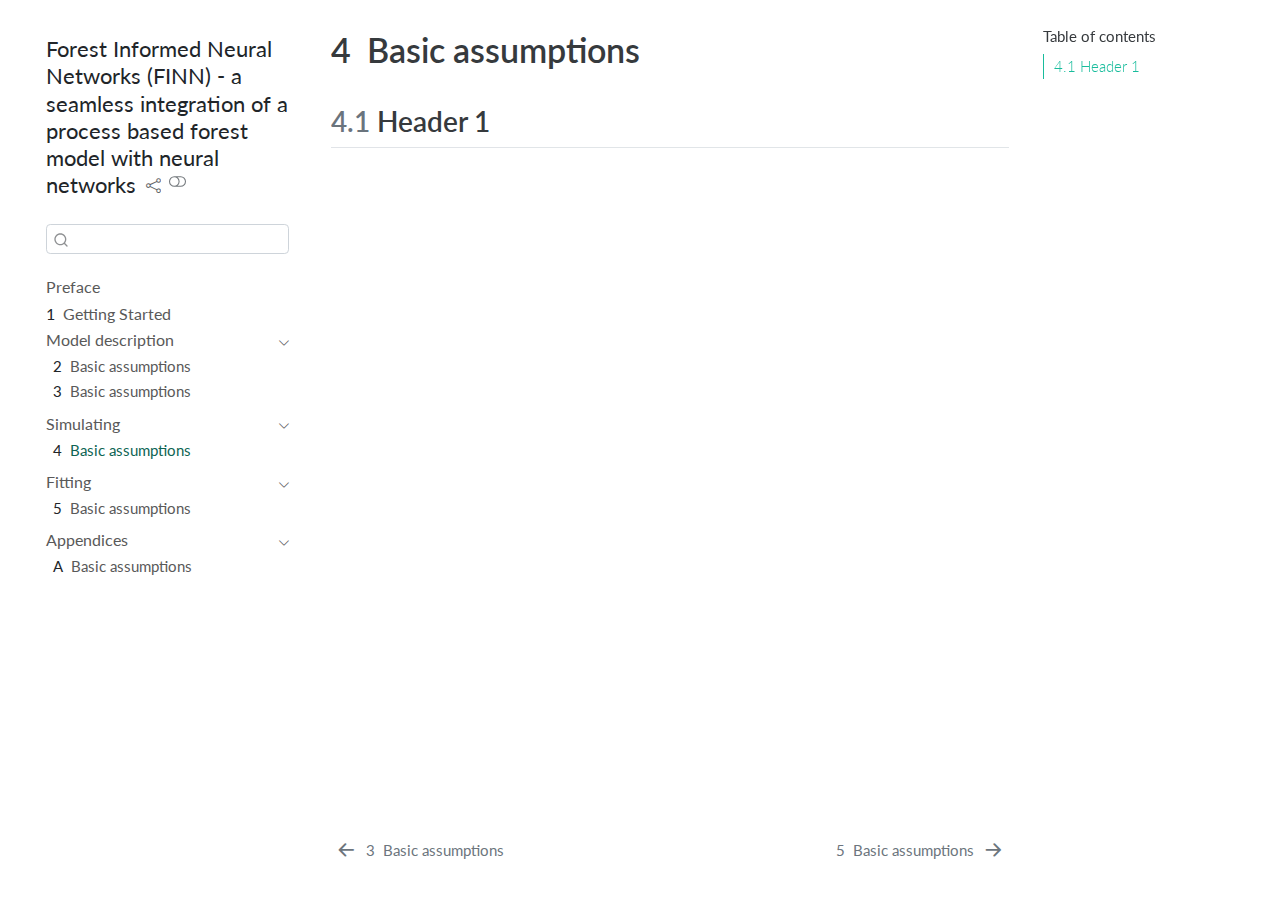
<file: documentation/docs/B1-forest-succession.html>
<!DOCTYPE html>
<html xmlns="http://www.w3.org/1999/xhtml" lang="en" xml:lang="en"><head>

<meta charset="utf-8">
<meta name="generator" content="quarto-1.3.450">

<meta name="viewport" content="width=device-width, initial-scale=1.0, user-scalable=yes">


<title>Forest Informed Neural Networks (FINN) - a seamless integration of a process based forest model with neural networks - 4&nbsp; Basic assumptions</title>
<style>
code{white-space: pre-wrap;}
span.smallcaps{font-variant: small-caps;}
div.columns{display: flex; gap: min(4vw, 1.5em);}
div.column{flex: auto; overflow-x: auto;}
div.hanging-indent{margin-left: 1.5em; text-indent: -1.5em;}
ul.task-list{list-style: none;}
ul.task-list li input[type="checkbox"] {
  width: 0.8em;
  margin: 0 0.8em 0.2em -1em; /* quarto-specific, see https://github.com/quarto-dev/quarto-cli/issues/4556 */ 
  vertical-align: middle;
}
</style>


<script src="site_libs/quarto-nav/quarto-nav.js"></script>
<script src="site_libs/quarto-nav/headroom.min.js"></script>
<script src="site_libs/clipboard/clipboard.min.js"></script>
<script src="site_libs/quarto-search/autocomplete.umd.js"></script>
<script src="site_libs/quarto-search/fuse.min.js"></script>
<script src="site_libs/quarto-search/quarto-search.js"></script>
<meta name="quarto:offset" content="./">
<link href="./C1-fit-environment.html" rel="next">
<link href="./A3-demographic-processes.html" rel="prev">
<script src="site_libs/quarto-html/quarto.js"></script>
<script src="site_libs/quarto-html/popper.min.js"></script>
<script src="site_libs/quarto-html/tippy.umd.min.js"></script>
<script src="site_libs/quarto-html/anchor.min.js"></script>
<link href="site_libs/quarto-html/tippy.css" rel="stylesheet">
<link href="site_libs/quarto-html/quarto-syntax-highlighting.css" rel="stylesheet" class="quarto-color-scheme" id="quarto-text-highlighting-styles">
<link href="site_libs/quarto-html/quarto-syntax-highlighting-dark.css" rel="prefetch" class="quarto-color-scheme quarto-color-alternate" id="quarto-text-highlighting-styles">
<script src="site_libs/bootstrap/bootstrap.min.js"></script>
<link href="site_libs/bootstrap/bootstrap-icons.css" rel="stylesheet">
<link href="site_libs/bootstrap/bootstrap.min.css" rel="stylesheet" class="quarto-color-scheme" id="quarto-bootstrap" data-mode="light">
<link href="site_libs/bootstrap/bootstrap-dark.min.css" rel="prefetch" class="quarto-color-scheme quarto-color-alternate" id="quarto-bootstrap" data-mode="dark">
<script id="quarto-search-options" type="application/json">{
  "location": "sidebar",
  "copy-button": false,
  "collapse-after": 3,
  "panel-placement": "start",
  "type": "textbox",
  "limit": 20,
  "language": {
    "search-no-results-text": "No results",
    "search-matching-documents-text": "matching documents",
    "search-copy-link-title": "Copy link to search",
    "search-hide-matches-text": "Hide additional matches",
    "search-more-match-text": "more match in this document",
    "search-more-matches-text": "more matches in this document",
    "search-clear-button-title": "Clear",
    "search-detached-cancel-button-title": "Cancel",
    "search-submit-button-title": "Submit",
    "search-label": "Search"
  }
}</script>


<link rel="stylesheet" href="include/webex.css">
<meta name="citation_title" content="[[4]{.chapter-number}&nbsp; [Basic assumptions]{.chapter-title}]{#sec-simulating .quarto-section-identifier}">
<meta name="citation_language" content="en">
<meta name="citation_reference" content="citation_title=Unlocking the forest inventory data: Relating individual tree performance to unmeasured environmental factors;,citation_abstract=Geographically extensive forest inventories, such as the USDA Forest Service’s Forest Inventory and Analysis (FIA) program, contain millions of individual tree growth and mortality records that could be used to develop broad-scale models of forest dynamics. A limitation of inventory data, however, is that individual-level measurements of light (L) and other environmental factors are typically absent. Thus, inventory data alone cannot be used to parameterize mechanistic models of forest dynamics in which individual performance depends on light, water, nutrients, etc. To overcome this limitation, we developed methods to estimate species-specific parameters (θG) relating sapling growth (G) to L using data sets in which G, but not L, is observed for each sapling. Our approach involves: (1) using calibration data that we collected in both eastern and western North America to quantify the probability that saplings receive different amounts of light, conditional on covariates x that can be obtained from inventory data (e.g., sapling crown class and neighborhood crowding); and (2) combining these probability distributions with observed G and x to estimate θG using Bayesian computational methods. Here, we present a test case using a data set in which G, L, and x were observed for saplings of nine species. This test data set allowed us to compare estimates of θG obtained from the standard approach (where G and L are observed for each sapling) to our method (where G and x, but not L, are observed). For all species, estimates of θG obtained from analyses with and without observed L were similar. This suggests that our approach should be useful for estimating light-dependent growth functions from inventory data that lack direct measurements of L. Our approach could be extended to estimate parameters relating sapling mortality to L from inventory data, as well as to deal with uncertainty in other resources (e.g., water or nutrients) or environmental factors (e.g., temperature).;,citation_author=Jeremy W. Lichstein;,citation_author=Jonathan Dushoff;,citation_author=Kiona Ogle;,citation_author=Anping Chen;,citation_author=Drew W. Purves;,citation_author=John P. Caspersen;,citation_author=Stephen W. Pacala;,citation_publication_date=2010;,citation_cover_date=2010;,citation_year=2010;,citation_fulltext_html_url=https://onlinelibrary.wiley.com/doi/abs/10.1890/08-2334.1;,citation_issue=3;,citation_doi=10.1890/08-2334.1;,citation_issn=1939-5582;,citation_volume=20;,citation_language=en-US;,citation_journal_title=Ecological Applications;">
<meta name="citation_reference" content="citation_title=Cutting out the middleman: Calibrating and validating a dynamic vegetation model (ED2-PROSPECT5) using remotely sensed surface reflectance;,citation_abstract=Abstract. Canopy radiative transfer is the primary mechanism by which models relate vegetation composition and state to the surface energy balance, which is important to light- and temperature-sensitive plant processes as well as understanding land–atmosphere feedbacks. In addition, certain parameters (e.g., specific leaf area, SLA) that have an outsized influence on vegetation model behavior can be constrained by observations of shortwave reflectance, thus reducing model predictive uncertainty. Importantly, calibrating against radiative transfer outputs allows models to directly use remote sensing reflectance products without relying on highly derived products (such as MODIS leaf area index) whose assumptions may be incompatible with the target vegetation model and whose uncertainties are usually not well quantified. Here, we created the EDR model by coupling the two-stream representation of canopy radiative transfer in the Ecosystem Demography model version 2 (ED2) with a leaf radiative transfer model (PROSPECT-5) and a simple soil reflectance model to predict full-range, high-spectral-resolution surface reflectance that is dependent on the underlying ED2 model state. We then calibrated this model against estimates of hemispherical reflectance (corrected for directional effects) from the NASA Airborne Visible/Infrared Imaging Spectrometer (AVIRIS) and survey data from 54 temperate forest plots in the northeastern United States. The calibration significantly reduced uncertainty in model parameters related to leaf biochemistry and morphology and canopy structure for five plant functional types. Using a single common set of parameters across all sites, the calibrated model was able to accurately reproduce surface reflectance for sites with highly varied forest composition and structure. However, the calibrated model’s predictions of leaf area index (LAI) were less robust, capturing only 46 % of the variability in the observations. Comparing the ED2 radiative transfer model with another two-stream soil–leaf–canopy radiative transfer model commonly used in remote sensing studies (PRO4SAIL) illustrated structural errors in the ED2 representation of direct radiation backscatter that resulted in systematic underestimation of reflectance. In addition, we also highlight that, to directly compare with a two-stream radiative transfer model like EDR, we had to perform an additional processing step to convert the directional reflectance estimates of AVIRIS to hemispherical reflectance (also known as “albedo”). In future work, we recommend that vegetation models add the capability to predict directional reflectance, to allow them to more directly assimilate a wide range of airborne and satellite reflectance products. We ultimately conclude that despite these challenges, using dynamic vegetation models to predict surface reflectance is a promising avenue for model calibration and validation using remote sensing data.;,citation_author=Alexey N. Shiklomanov;,citation_author=Michael C. Dietze;,citation_author=Istem Fer;,citation_author=Toni Viskari;,citation_author=Shawn P. Serbin;,citation_publication_date=2021-05-12;,citation_cover_date=2021-05-12;,citation_year=2021;,citation_fulltext_html_url=https://gmd.copernicus.org/articles/14/2603/2021/;,citation_issue=5;,citation_doi=10.5194/gmd-14-2603-2021;,citation_issn=1991-9603;,citation_volume=14;,citation_language=en-US;,citation_journal_title=Geoscientific Model Development;,citation_journal_abbrev=Geosci. Model Dev.;">
<meta name="citation_reference" content="citation_title=Deep learning and process understanding for data-driven earth system science;,citation_abstract=Machine learning approaches are increasingly used to extract patterns and insights from the ever-increasing stream of geospatial data, but current approaches may not be optimal when system behaviour is dominated by spatial or temporal context. Here, rather than amending classical machine learning, we argue that these contextual cues should be used as part of deep learning (an approach that is able to extract spatio-temporal features automatically) to gain further process understanding of Earth system science problems, improving the predictive ability of seasonal forecasting and modelling of long-range spatial connections across multiple timescales, for example. The next step will be a hybrid modelling approach, coupling physical process models with the versatility of data-driven machine learning.;,citation_author=Markus Reichstein;,citation_author=Gustau Camps-Valls;,citation_author=Bjorn Stevens;,citation_author=Martin Jung;,citation_author=Joachim Denzler;,citation_author=Nuno Carvalhais;,citation_author=undefined Prabhat;,citation_publication_date=2019-02;,citation_cover_date=2019-02;,citation_year=2019;,citation_fulltext_html_url=https://www.nature.com/articles/s41586-019-0912-1;,citation_issue=7743;,citation_doi=10.1038/s41586-019-0912-1;,citation_issn=1476-4687;,citation_volume=566;,citation_language=en-US;,citation_journal_title=Nature;">
</head>

<body class="nav-sidebar floating">

<div id="quarto-search-results"></div>
  <header id="quarto-header" class="headroom fixed-top">
  <nav class="quarto-secondary-nav">
    <div class="container-fluid d-flex">
      <button type="button" class="quarto-btn-toggle btn" data-bs-toggle="collapse" data-bs-target="#quarto-sidebar,#quarto-sidebar-glass" aria-controls="quarto-sidebar" aria-expanded="false" aria-label="Toggle sidebar navigation" onclick="if (window.quartoToggleHeadroom) { window.quartoToggleHeadroom(); }">
        <i class="bi bi-layout-text-sidebar-reverse"></i>
      </button>
      <nav class="quarto-page-breadcrumbs" aria-label="breadcrumb"><ol class="breadcrumb"><li class="breadcrumb-item"><a href="./B1-forest-succession.html">Simulating</a></li><li class="breadcrumb-item"><a href="./B1-forest-succession.html"><span class="chapter-number">4</span>&nbsp; <span class="chapter-title">Basic assumptions</span></a></li></ol></nav>
      <a class="flex-grow-1" role="button" data-bs-toggle="collapse" data-bs-target="#quarto-sidebar,#quarto-sidebar-glass" aria-controls="quarto-sidebar" aria-expanded="false" aria-label="Toggle sidebar navigation" onclick="if (window.quartoToggleHeadroom) { window.quartoToggleHeadroom(); }">      
      </a>
      <button type="button" class="btn quarto-search-button" aria-label="" onclick="window.quartoOpenSearch();">
        <i class="bi bi-search"></i>
      </button>
    </div>
  </nav>
</header>
<!-- content -->
<div id="quarto-content" class="quarto-container page-columns page-rows-contents page-layout-article">
<!-- sidebar -->
  <nav id="quarto-sidebar" class="sidebar collapse collapse-horizontal sidebar-navigation floating overflow-auto">
    <div class="pt-lg-2 mt-2 text-left sidebar-header">
    <div class="sidebar-title mb-0 py-0">
      <a href="./">Forest Informed Neural Networks (FINN) - a seamless integration of a process based forest model with neural networks</a> 
        <div class="sidebar-tools-main">
    <div class="dropdown">
      <a href="" title="Share" id="quarto-navigation-tool-dropdown-0" class="quarto-navigation-tool dropdown-toggle px-1" data-bs-toggle="dropdown" aria-expanded="false" aria-label="Share"><i class="bi bi-share"></i></a>
      <ul class="dropdown-menu" aria-labelledby="quarto-navigation-tool-dropdown-0">
          <li>
            <a class="dropdown-item sidebar-tools-main-item" href="https://twitter.com/intent/tweet?url=|url|">
              <i class="bi bi-bi-twitter pe-1"></i>
            Twitter
            </a>
          </li>
          <li>
            <a class="dropdown-item sidebar-tools-main-item" href="https://www.facebook.com/sharer/sharer.php?u=|url|">
              <i class="bi bi-bi-facebook pe-1"></i>
            Facebook
            </a>
          </li>
          <li>
            <a class="dropdown-item sidebar-tools-main-item" href="https://www.linkedin.com/sharing/share-offsite/?url=|url|">
              <i class="bi bi-bi-linkedin pe-1"></i>
            LinkedIn
            </a>
          </li>
      </ul>
    </div>
  <a href="" class="quarto-color-scheme-toggle quarto-navigation-tool  px-1" onclick="window.quartoToggleColorScheme(); return false;" title="Toggle dark mode"><i class="bi"></i></a>
</div>
    </div>
      </div>
        <div class="mt-2 flex-shrink-0 align-items-center">
        <div class="sidebar-search">
        <div id="quarto-search" class="" title="Search"></div>
        </div>
        </div>
    <div class="sidebar-menu-container"> 
    <ul class="list-unstyled mt-1">
        <li class="sidebar-item">
  <div class="sidebar-item-container"> 
  <a href="./index.html" class="sidebar-item-text sidebar-link">
 <span class="menu-text">Preface</span></a>
  </div>
</li>
        <li class="sidebar-item">
  <div class="sidebar-item-container"> 
  <a href="./A1-GettingStarted.html" class="sidebar-item-text sidebar-link">
 <span class="menu-text"><span class="chapter-number">1</span>&nbsp; <span class="chapter-title">Getting Started</span></span></a>
  </div>
</li>
        <li class="sidebar-item sidebar-item-section">
      <div class="sidebar-item-container"> 
            <a class="sidebar-item-text sidebar-link text-start" data-bs-toggle="collapse" data-bs-target="#quarto-sidebar-section-1" aria-expanded="true">
 <span class="menu-text">Model description</span></a>
          <a class="sidebar-item-toggle text-start" data-bs-toggle="collapse" data-bs-target="#quarto-sidebar-section-1" aria-expanded="true" aria-label="Toggle section">
            <i class="bi bi-chevron-right ms-2"></i>
          </a> 
      </div>
      <ul id="quarto-sidebar-section-1" class="collapse list-unstyled sidebar-section depth1 show">  
          <li class="sidebar-item">
  <div class="sidebar-item-container"> 
  <a href="./A2-basic-assumptions.html" class="sidebar-item-text sidebar-link">
 <span class="menu-text"><span class="chapter-number">2</span>&nbsp; <span class="chapter-title">Basic assumptions</span></span></a>
  </div>
</li>
          <li class="sidebar-item">
  <div class="sidebar-item-container"> 
  <a href="./A3-demographic-processes.html" class="sidebar-item-text sidebar-link">
 <span class="menu-text"><span class="chapter-number">3</span>&nbsp; <span class="chapter-title">Basic assumptions</span></span></a>
  </div>
</li>
      </ul>
  </li>
        <li class="sidebar-item sidebar-item-section">
      <div class="sidebar-item-container"> 
            <a class="sidebar-item-text sidebar-link text-start" data-bs-toggle="collapse" data-bs-target="#quarto-sidebar-section-2" aria-expanded="true">
 <span class="menu-text">Simulating</span></a>
          <a class="sidebar-item-toggle text-start" data-bs-toggle="collapse" data-bs-target="#quarto-sidebar-section-2" aria-expanded="true" aria-label="Toggle section">
            <i class="bi bi-chevron-right ms-2"></i>
          </a> 
      </div>
      <ul id="quarto-sidebar-section-2" class="collapse list-unstyled sidebar-section depth1 show">  
          <li class="sidebar-item">
  <div class="sidebar-item-container"> 
  <a href="./B1-forest-succession.html" class="sidebar-item-text sidebar-link active">
 <span class="menu-text"><span class="chapter-number">4</span>&nbsp; <span class="chapter-title">Basic assumptions</span></span></a>
  </div>
</li>
      </ul>
  </li>
        <li class="sidebar-item sidebar-item-section">
      <div class="sidebar-item-container"> 
            <a class="sidebar-item-text sidebar-link text-start" data-bs-toggle="collapse" data-bs-target="#quarto-sidebar-section-3" aria-expanded="true">
 <span class="menu-text">Fitting</span></a>
          <a class="sidebar-item-toggle text-start" data-bs-toggle="collapse" data-bs-target="#quarto-sidebar-section-3" aria-expanded="true" aria-label="Toggle section">
            <i class="bi bi-chevron-right ms-2"></i>
          </a> 
      </div>
      <ul id="quarto-sidebar-section-3" class="collapse list-unstyled sidebar-section depth1 show">  
          <li class="sidebar-item">
  <div class="sidebar-item-container"> 
  <a href="./C1-fit-environment.html" class="sidebar-item-text sidebar-link">
 <span class="menu-text"><span class="chapter-number">5</span>&nbsp; <span class="chapter-title">Basic assumptions</span></span></a>
  </div>
</li>
      </ul>
  </li>
        <li class="sidebar-item sidebar-item-section">
      <div class="sidebar-item-container"> 
            <a class="sidebar-item-text sidebar-link text-start" data-bs-toggle="collapse" data-bs-target="#quarto-sidebar-section-4" aria-expanded="true">
 <span class="menu-text">Appendices</span></a>
          <a class="sidebar-item-toggle text-start" data-bs-toggle="collapse" data-bs-target="#quarto-sidebar-section-4" aria-expanded="true" aria-label="Toggle section">
            <i class="bi bi-chevron-right ms-2"></i>
          </a> 
      </div>
      <ul id="quarto-sidebar-section-4" class="collapse list-unstyled sidebar-section depth1 show">  
          <li class="sidebar-item">
  <div class="sidebar-item-container"> 
  <a href="./Appendix-Datasets.html" class="sidebar-item-text sidebar-link">
 <span class="menu-text"><span class="chapter-number">A</span>&nbsp; <span class="chapter-title">Basic assumptions</span></span></a>
  </div>
</li>
      </ul>
  </li>
    </ul>
    </div>
</nav>
<div id="quarto-sidebar-glass" data-bs-toggle="collapse" data-bs-target="#quarto-sidebar,#quarto-sidebar-glass"></div>
<!-- margin-sidebar -->
    <div id="quarto-margin-sidebar" class="sidebar margin-sidebar">
        <nav id="TOC" role="doc-toc" class="toc-active">
    <h2 id="toc-title">Table of contents</h2>
   
  <ul>
  <li><a href="#header-1" id="toc-header-1" class="nav-link active" data-scroll-target="#header-1"><span class="header-section-number">4.1</span> Header 1</a></li>
  </ul>
</nav>
    </div>
<!-- main -->
<main class="content" id="quarto-document-content">

<header id="title-block-header" class="quarto-title-block default">
<div class="quarto-title">
<h1 class="title"><span id="sec-simulating" class="quarto-section-identifier"><span class="chapter-number">4</span>&nbsp; <span class="chapter-title">Basic assumptions</span></span></h1>
</div>



<div class="quarto-title-meta">

    
  
    
  </div>
  

</header>

<section id="header-1" class="level2" data-number="4.1">
<h2 data-number="4.1" class="anchored" data-anchor-id="header-1"><span class="header-section-number">4.1</span> Header 1</h2>


</section>

</main> <!-- /main -->
<script>

/* update total correct if #webex-total_correct exists */
update_total_correct = function() {
  console.log("webex: update total_correct");

  var t = document.getElementsByClassName("webex-total_correct");
  for (var i = 0; i < t.length; i++) {
    p = t[i].parentElement;
    var correct = p.getElementsByClassName("webex-correct").length;
    var solvemes = p.getElementsByClassName("webex-solveme").length;
    var radiogroups = p.getElementsByClassName("webex-radiogroup").length;
    var selects = p.getElementsByClassName("webex-select").length;

    t[i].innerHTML = correct + " of " + (solvemes + radiogroups + selects) + " correct";
  }
}

/* webex-solution button toggling function */
b_func = function() {
  console.log("webex: toggle hide");

  var cl = this.parentElement.classList;
  if (cl.contains('open')) {
    cl.remove("open");
  } else {
    cl.add("open");
  }
}

/* check answers */
check_func = function() {
  console.log("webex: check answers");

  var cl = this.parentElement.classList;
  if (cl.contains('unchecked')) {
    cl.remove("unchecked");
    this.innerHTML = "Hide Answers";
  } else {
    cl.add("unchecked");
    this.innerHTML = "Show Answers";
  }
}

/* function for checking solveme answers */
solveme_func = function(e) {
  console.log("webex: check solveme");

  var real_answers = JSON.parse(this.dataset.answer);
  var my_answer = this.value;
  var cl = this.classList;
  if (cl.contains("ignorecase")) {
    my_answer = my_answer.toLowerCase();
  }
  if (cl.contains("nospaces")) {
    my_answer = my_answer.replace(/ /g, "")
  }

  if (my_answer == "") {
    cl.remove("webex-correct");
    cl.remove("webex-incorrect");
  } else if (real_answers.includes(my_answer)) {
    cl.add("webex-correct");
    cl.remove("webex-incorrect");
  } else {
    cl.add("webex-incorrect");
    cl.remove("webex-correct");
  }

  // match numeric answers within a specified tolerance
  if(this.dataset.tol > 0){
    var tol = JSON.parse(this.dataset.tol);
    var matches = real_answers.map(x => Math.abs(x - my_answer) < tol)
    if (matches.reduce((a, b) => a + b, 0) > 0) {
      cl.add("webex-correct");
    } else {
      cl.remove("webex-correct");
    }
  }

  // added regex bit
  if (cl.contains("regex")){
    answer_regex = RegExp(real_answers.join("|"))
    if (answer_regex.test(my_answer)) {
      cl.add("webex-correct");
    }
  }

  update_total_correct();
}

/* function for checking select answers */
select_func = function(e) {
  console.log("webex: check select");

  var cl = this.classList

  /* add style */
  cl.remove("webex-incorrect");
  cl.remove("webex-correct");
  if (this.value == "answer") {
    cl.add("webex-correct");
  } else if (this.value != "blank") {
    cl.add("webex-incorrect");
  }

  update_total_correct();
}

/* function for checking radiogroups answers */
radiogroups_func = function(e) {
  console.log("webex: check radiogroups");

  var checked_button = document.querySelector('input[name=' + this.id + ']:checked');
  var cl = checked_button.parentElement.classList;
  var labels = checked_button.parentElement.parentElement.children;

  /* get rid of styles */
  for (i = 0; i < labels.length; i++) {
    labels[i].classList.remove("webex-incorrect");
    labels[i].classList.remove("webex-correct");
  }

  /* add style */
  if (checked_button.value == "answer") {
    cl.add("webex-correct");
  } else {
    cl.add("webex-incorrect");
  }

  update_total_correct();
}

window.onload = function() {
  console.log("webex onload");
  /* set up solution buttons */
  var buttons = document.getElementsByTagName("button");

  for (var i = 0; i < buttons.length; i++) {
    if (buttons[i].parentElement.classList.contains('webex-solution')) {
      buttons[i].onclick = b_func;
    }
  }

  var check_sections = document.getElementsByClassName("webex-check");
  console.log("check:", check_sections.length);
  for (var i = 0; i < check_sections.length; i++) {
    check_sections[i].classList.add("unchecked");

    let btn = document.createElement("button");
    btn.innerHTML = "Show Answers";
    btn.classList.add("webex-check-button");
    btn.onclick = check_func;
    check_sections[i].appendChild(btn);

    let spn = document.createElement("span");
    spn.classList.add("webex-total_correct");
    check_sections[i].appendChild(spn);
  }

  /* set up webex-solveme inputs */
  var solveme = document.getElementsByClassName("webex-solveme");

  for (var i = 0; i < solveme.length; i++) {
    /* make sure input boxes don't auto-anything */
    solveme[i].setAttribute("autocomplete","off");
    solveme[i].setAttribute("autocorrect", "off");
    solveme[i].setAttribute("autocapitalize", "off");
    solveme[i].setAttribute("spellcheck", "false");
    solveme[i].value = "";

    /* adjust answer for ignorecase or nospaces */
    var cl = solveme[i].classList;
    var real_answer = solveme[i].dataset.answer;
    if (cl.contains("ignorecase")) {
      real_answer = real_answer.toLowerCase();
    }
    if (cl.contains("nospaces")) {
      real_answer = real_answer.replace(/ /g, "");
    }
    solveme[i].dataset.answer = real_answer;

    /* attach checking function */
    solveme[i].onkeyup = solveme_func;
    solveme[i].onchange = solveme_func;

    solveme[i].insertAdjacentHTML("afterend", " <span class='webex-icon'></span>")
  }

  /* set up radiogroups */
  var radiogroups = document.getElementsByClassName("webex-radiogroup");
  for (var i = 0; i < radiogroups.length; i++) {
    radiogroups[i].onchange = radiogroups_func;
  }

  /* set up selects */
  var selects = document.getElementsByClassName("webex-select");
  for (var i = 0; i < selects.length; i++) {
    selects[i].onchange = select_func;
    selects[i].insertAdjacentHTML("afterend", " <span class='webex-icon'></span>")
  }

  update_total_correct();
}

</script>
<script id="quarto-html-after-body" type="application/javascript">
window.document.addEventListener("DOMContentLoaded", function (event) {
  const toggleBodyColorMode = (bsSheetEl) => {
    const mode = bsSheetEl.getAttribute("data-mode");
    const bodyEl = window.document.querySelector("body");
    if (mode === "dark") {
      bodyEl.classList.add("quarto-dark");
      bodyEl.classList.remove("quarto-light");
    } else {
      bodyEl.classList.add("quarto-light");
      bodyEl.classList.remove("quarto-dark");
    }
  }
  const toggleBodyColorPrimary = () => {
    const bsSheetEl = window.document.querySelector("link#quarto-bootstrap");
    if (bsSheetEl) {
      toggleBodyColorMode(bsSheetEl);
    }
  }
  toggleBodyColorPrimary();  
  const disableStylesheet = (stylesheets) => {
    for (let i=0; i < stylesheets.length; i++) {
      const stylesheet = stylesheets[i];
      stylesheet.rel = 'prefetch';
    }
  }
  const enableStylesheet = (stylesheets) => {
    for (let i=0; i < stylesheets.length; i++) {
      const stylesheet = stylesheets[i];
      stylesheet.rel = 'stylesheet';
    }
  }
  const manageTransitions = (selector, allowTransitions) => {
    const els = window.document.querySelectorAll(selector);
    for (let i=0; i < els.length; i++) {
      const el = els[i];
      if (allowTransitions) {
        el.classList.remove('notransition');
      } else {
        el.classList.add('notransition');
      }
    }
  }
  const toggleColorMode = (alternate) => {
    // Switch the stylesheets
    const alternateStylesheets = window.document.querySelectorAll('link.quarto-color-scheme.quarto-color-alternate');
    manageTransitions('#quarto-margin-sidebar .nav-link', false);
    if (alternate) {
      enableStylesheet(alternateStylesheets);
      for (const sheetNode of alternateStylesheets) {
        if (sheetNode.id === "quarto-bootstrap") {
          toggleBodyColorMode(sheetNode);
        }
      }
    } else {
      disableStylesheet(alternateStylesheets);
      toggleBodyColorPrimary();
    }
    manageTransitions('#quarto-margin-sidebar .nav-link', true);
    // Switch the toggles
    const toggles = window.document.querySelectorAll('.quarto-color-scheme-toggle');
    for (let i=0; i < toggles.length; i++) {
      const toggle = toggles[i];
      if (toggle) {
        if (alternate) {
          toggle.classList.add("alternate");     
        } else {
          toggle.classList.remove("alternate");
        }
      }
    }
    // Hack to workaround the fact that safari doesn't
    // properly recolor the scrollbar when toggling (#1455)
    if (navigator.userAgent.indexOf('Safari') > 0 && navigator.userAgent.indexOf('Chrome') == -1) {
      manageTransitions("body", false);
      window.scrollTo(0, 1);
      setTimeout(() => {
        window.scrollTo(0, 0);
        manageTransitions("body", true);
      }, 40);  
    }
  }
  const isFileUrl = () => { 
    return window.location.protocol === 'file:';
  }
  const hasAlternateSentinel = () => {  
    let styleSentinel = getColorSchemeSentinel();
    if (styleSentinel !== null) {
      return styleSentinel === "alternate";
    } else {
      return false;
    }
  }
  const setStyleSentinel = (alternate) => {
    const value = alternate ? "alternate" : "default";
    if (!isFileUrl()) {
      window.localStorage.setItem("quarto-color-scheme", value);
    } else {
      localAlternateSentinel = value;
    }
  }
  const getColorSchemeSentinel = () => {
    if (!isFileUrl()) {
      const storageValue = window.localStorage.getItem("quarto-color-scheme");
      return storageValue != null ? storageValue : localAlternateSentinel;
    } else {
      return localAlternateSentinel;
    }
  }
  let localAlternateSentinel = 'default';
  // Dark / light mode switch
  window.quartoToggleColorScheme = () => {
    // Read the current dark / light value 
    let toAlternate = !hasAlternateSentinel();
    toggleColorMode(toAlternate);
    setStyleSentinel(toAlternate);
  };
  // Ensure there is a toggle, if there isn't float one in the top right
  if (window.document.querySelector('.quarto-color-scheme-toggle') === null) {
    const a = window.document.createElement('a');
    a.classList.add('top-right');
    a.classList.add('quarto-color-scheme-toggle');
    a.href = "";
    a.onclick = function() { try { window.quartoToggleColorScheme(); } catch {} return false; };
    const i = window.document.createElement("i");
    i.classList.add('bi');
    a.appendChild(i);
    window.document.body.appendChild(a);
  }
  // Switch to dark mode if need be
  if (hasAlternateSentinel()) {
    toggleColorMode(true);
  } else {
    toggleColorMode(false);
  }
  const icon = "";
  const anchorJS = new window.AnchorJS();
  anchorJS.options = {
    placement: 'right',
    icon: icon
  };
  anchorJS.add('.anchored');
  const isCodeAnnotation = (el) => {
    for (const clz of el.classList) {
      if (clz.startsWith('code-annotation-')) {                     
        return true;
      }
    }
    return false;
  }
  const clipboard = new window.ClipboardJS('.code-copy-button', {
    text: function(trigger) {
      const codeEl = trigger.previousElementSibling.cloneNode(true);
      for (const childEl of codeEl.children) {
        if (isCodeAnnotation(childEl)) {
          childEl.remove();
        }
      }
      return codeEl.innerText;
    }
  });
  clipboard.on('success', function(e) {
    // button target
    const button = e.trigger;
    // don't keep focus
    button.blur();
    // flash "checked"
    button.classList.add('code-copy-button-checked');
    var currentTitle = button.getAttribute("title");
    button.setAttribute("title", "Copied!");
    let tooltip;
    if (window.bootstrap) {
      button.setAttribute("data-bs-toggle", "tooltip");
      button.setAttribute("data-bs-placement", "left");
      button.setAttribute("data-bs-title", "Copied!");
      tooltip = new bootstrap.Tooltip(button, 
        { trigger: "manual", 
          customClass: "code-copy-button-tooltip",
          offset: [0, -8]});
      tooltip.show();    
    }
    setTimeout(function() {
      if (tooltip) {
        tooltip.hide();
        button.removeAttribute("data-bs-title");
        button.removeAttribute("data-bs-toggle");
        button.removeAttribute("data-bs-placement");
      }
      button.setAttribute("title", currentTitle);
      button.classList.remove('code-copy-button-checked');
    }, 1000);
    // clear code selection
    e.clearSelection();
  });
  function tippyHover(el, contentFn) {
    const config = {
      allowHTML: true,
      content: contentFn,
      maxWidth: 500,
      delay: 100,
      arrow: false,
      appendTo: function(el) {
          return el.parentElement;
      },
      interactive: true,
      interactiveBorder: 10,
      theme: 'quarto',
      placement: 'bottom-start'
    };
    window.tippy(el, config); 
  }
  const noterefs = window.document.querySelectorAll('a[role="doc-noteref"]');
  for (var i=0; i<noterefs.length; i++) {
    const ref = noterefs[i];
    tippyHover(ref, function() {
      // use id or data attribute instead here
      let href = ref.getAttribute('data-footnote-href') || ref.getAttribute('href');
      try { href = new URL(href).hash; } catch {}
      const id = href.replace(/^#\/?/, "");
      const note = window.document.getElementById(id);
      return note.innerHTML;
    });
  }
      let selectedAnnoteEl;
      const selectorForAnnotation = ( cell, annotation) => {
        let cellAttr = 'data-code-cell="' + cell + '"';
        let lineAttr = 'data-code-annotation="' +  annotation + '"';
        const selector = 'span[' + cellAttr + '][' + lineAttr + ']';
        return selector;
      }
      const selectCodeLines = (annoteEl) => {
        const doc = window.document;
        const targetCell = annoteEl.getAttribute("data-target-cell");
        const targetAnnotation = annoteEl.getAttribute("data-target-annotation");
        const annoteSpan = window.document.querySelector(selectorForAnnotation(targetCell, targetAnnotation));
        const lines = annoteSpan.getAttribute("data-code-lines").split(",");
        const lineIds = lines.map((line) => {
          return targetCell + "-" + line;
        })
        let top = null;
        let height = null;
        let parent = null;
        if (lineIds.length > 0) {
            //compute the position of the single el (top and bottom and make a div)
            const el = window.document.getElementById(lineIds[0]);
            top = el.offsetTop;
            height = el.offsetHeight;
            parent = el.parentElement.parentElement;
          if (lineIds.length > 1) {
            const lastEl = window.document.getElementById(lineIds[lineIds.length - 1]);
            const bottom = lastEl.offsetTop + lastEl.offsetHeight;
            height = bottom - top;
          }
          if (top !== null && height !== null && parent !== null) {
            // cook up a div (if necessary) and position it 
            let div = window.document.getElementById("code-annotation-line-highlight");
            if (div === null) {
              div = window.document.createElement("div");
              div.setAttribute("id", "code-annotation-line-highlight");
              div.style.position = 'absolute';
              parent.appendChild(div);
            }
            div.style.top = top - 2 + "px";
            div.style.height = height + 4 + "px";
            let gutterDiv = window.document.getElementById("code-annotation-line-highlight-gutter");
            if (gutterDiv === null) {
              gutterDiv = window.document.createElement("div");
              gutterDiv.setAttribute("id", "code-annotation-line-highlight-gutter");
              gutterDiv.style.position = 'absolute';
              const codeCell = window.document.getElementById(targetCell);
              const gutter = codeCell.querySelector('.code-annotation-gutter');
              gutter.appendChild(gutterDiv);
            }
            gutterDiv.style.top = top - 2 + "px";
            gutterDiv.style.height = height + 4 + "px";
          }
          selectedAnnoteEl = annoteEl;
        }
      };
      const unselectCodeLines = () => {
        const elementsIds = ["code-annotation-line-highlight", "code-annotation-line-highlight-gutter"];
        elementsIds.forEach((elId) => {
          const div = window.document.getElementById(elId);
          if (div) {
            div.remove();
          }
        });
        selectedAnnoteEl = undefined;
      };
      // Attach click handler to the DT
      const annoteDls = window.document.querySelectorAll('dt[data-target-cell]');
      for (const annoteDlNode of annoteDls) {
        annoteDlNode.addEventListener('click', (event) => {
          const clickedEl = event.target;
          if (clickedEl !== selectedAnnoteEl) {
            unselectCodeLines();
            const activeEl = window.document.querySelector('dt[data-target-cell].code-annotation-active');
            if (activeEl) {
              activeEl.classList.remove('code-annotation-active');
            }
            selectCodeLines(clickedEl);
            clickedEl.classList.add('code-annotation-active');
          } else {
            // Unselect the line
            unselectCodeLines();
            clickedEl.classList.remove('code-annotation-active');
          }
        });
      }
  const findCites = (el) => {
    const parentEl = el.parentElement;
    if (parentEl) {
      const cites = parentEl.dataset.cites;
      if (cites) {
        return {
          el,
          cites: cites.split(' ')
        };
      } else {
        return findCites(el.parentElement)
      }
    } else {
      return undefined;
    }
  };
  var bibliorefs = window.document.querySelectorAll('a[role="doc-biblioref"]');
  for (var i=0; i<bibliorefs.length; i++) {
    const ref = bibliorefs[i];
    const citeInfo = findCites(ref);
    if (citeInfo) {
      tippyHover(citeInfo.el, function() {
        var popup = window.document.createElement('div');
        citeInfo.cites.forEach(function(cite) {
          var citeDiv = window.document.createElement('div');
          citeDiv.classList.add('hanging-indent');
          citeDiv.classList.add('csl-entry');
          var biblioDiv = window.document.getElementById('ref-' + cite);
          if (biblioDiv) {
            citeDiv.innerHTML = biblioDiv.innerHTML;
          }
          popup.appendChild(citeDiv);
        });
        return popup.innerHTML;
      });
    }
  }
});
</script>
<nav class="page-navigation">
  <div class="nav-page nav-page-previous">
      <a href="./A3-demographic-processes.html" class="pagination-link">
        <i class="bi bi-arrow-left-short"></i> <span class="nav-page-text"><span class="chapter-number">3</span>&nbsp; <span class="chapter-title">Basic assumptions</span></span>
      </a>          
  </div>
  <div class="nav-page nav-page-next">
      <a href="./C1-fit-environment.html" class="pagination-link">
        <span class="nav-page-text"><span class="chapter-number">5</span>&nbsp; <span class="chapter-title">Basic assumptions</span></span> <i class="bi bi-arrow-right-short"></i>
      </a>
  </div>
</nav>
</div> <!-- /content -->



</body></html>
</file>
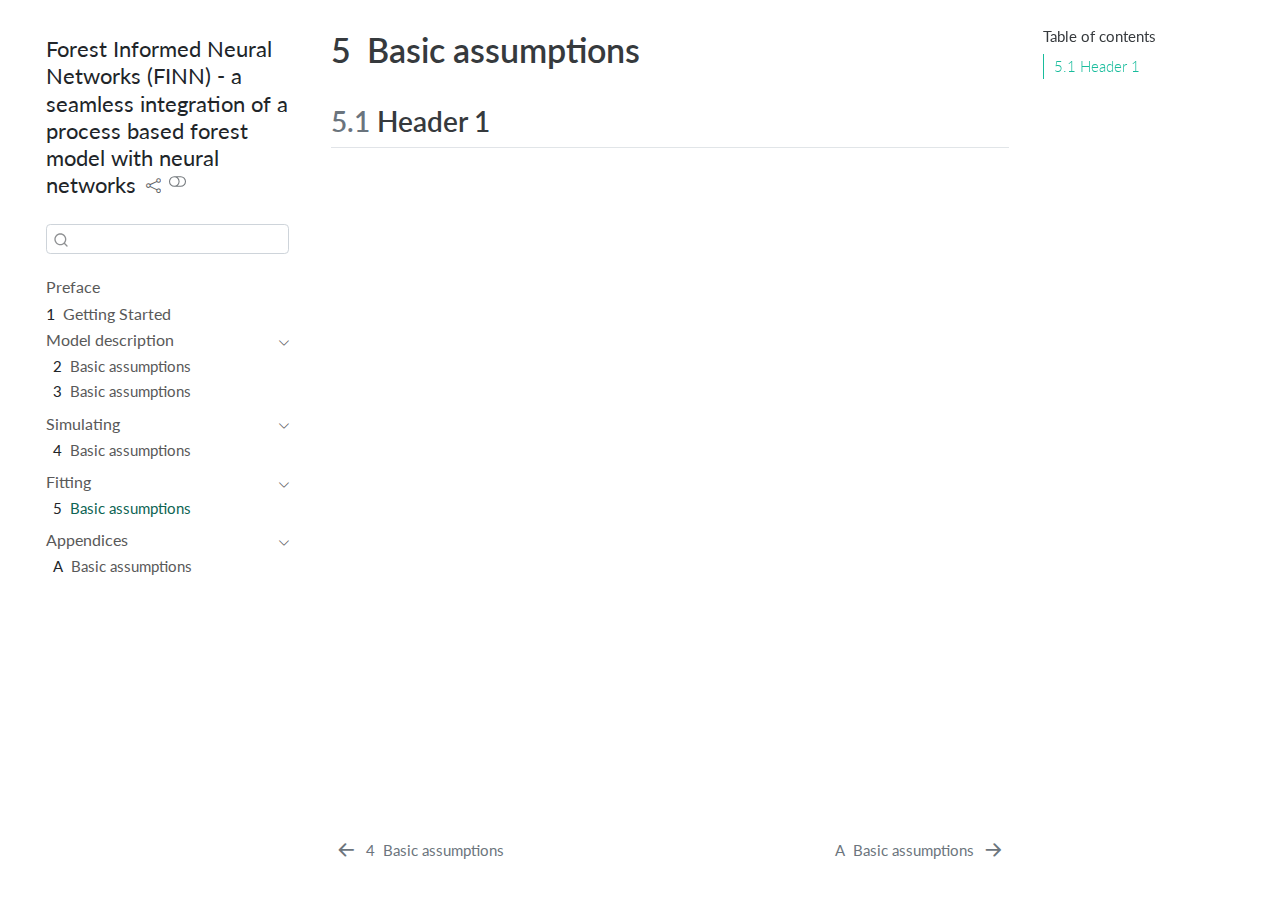
<file: documentation/docs/C1-fit-environment.html>
<!DOCTYPE html>
<html xmlns="http://www.w3.org/1999/xhtml" lang="en" xml:lang="en"><head>

<meta charset="utf-8">
<meta name="generator" content="quarto-1.3.450">

<meta name="viewport" content="width=device-width, initial-scale=1.0, user-scalable=yes">


<title>Forest Informed Neural Networks (FINN) - a seamless integration of a process based forest model with neural networks - 5&nbsp; Basic assumptions</title>
<style>
code{white-space: pre-wrap;}
span.smallcaps{font-variant: small-caps;}
div.columns{display: flex; gap: min(4vw, 1.5em);}
div.column{flex: auto; overflow-x: auto;}
div.hanging-indent{margin-left: 1.5em; text-indent: -1.5em;}
ul.task-list{list-style: none;}
ul.task-list li input[type="checkbox"] {
  width: 0.8em;
  margin: 0 0.8em 0.2em -1em; /* quarto-specific, see https://github.com/quarto-dev/quarto-cli/issues/4556 */ 
  vertical-align: middle;
}
</style>


<script src="site_libs/quarto-nav/quarto-nav.js"></script>
<script src="site_libs/quarto-nav/headroom.min.js"></script>
<script src="site_libs/clipboard/clipboard.min.js"></script>
<script src="site_libs/quarto-search/autocomplete.umd.js"></script>
<script src="site_libs/quarto-search/fuse.min.js"></script>
<script src="site_libs/quarto-search/quarto-search.js"></script>
<meta name="quarto:offset" content="./">
<link href="./Appendix-Datasets.html" rel="next">
<link href="./B1-forest-succession.html" rel="prev">
<script src="site_libs/quarto-html/quarto.js"></script>
<script src="site_libs/quarto-html/popper.min.js"></script>
<script src="site_libs/quarto-html/tippy.umd.min.js"></script>
<script src="site_libs/quarto-html/anchor.min.js"></script>
<link href="site_libs/quarto-html/tippy.css" rel="stylesheet">
<link href="site_libs/quarto-html/quarto-syntax-highlighting.css" rel="stylesheet" class="quarto-color-scheme" id="quarto-text-highlighting-styles">
<link href="site_libs/quarto-html/quarto-syntax-highlighting-dark.css" rel="prefetch" class="quarto-color-scheme quarto-color-alternate" id="quarto-text-highlighting-styles">
<script src="site_libs/bootstrap/bootstrap.min.js"></script>
<link href="site_libs/bootstrap/bootstrap-icons.css" rel="stylesheet">
<link href="site_libs/bootstrap/bootstrap.min.css" rel="stylesheet" class="quarto-color-scheme" id="quarto-bootstrap" data-mode="light">
<link href="site_libs/bootstrap/bootstrap-dark.min.css" rel="prefetch" class="quarto-color-scheme quarto-color-alternate" id="quarto-bootstrap" data-mode="dark">
<script id="quarto-search-options" type="application/json">{
  "location": "sidebar",
  "copy-button": false,
  "collapse-after": 3,
  "panel-placement": "start",
  "type": "textbox",
  "limit": 20,
  "language": {
    "search-no-results-text": "No results",
    "search-matching-documents-text": "matching documents",
    "search-copy-link-title": "Copy link to search",
    "search-hide-matches-text": "Hide additional matches",
    "search-more-match-text": "more match in this document",
    "search-more-matches-text": "more matches in this document",
    "search-clear-button-title": "Clear",
    "search-detached-cancel-button-title": "Cancel",
    "search-submit-button-title": "Submit",
    "search-label": "Search"
  }
}</script>


<link rel="stylesheet" href="include/webex.css">
<meta name="citation_title" content="[[5]{.chapter-number}&nbsp; [Basic assumptions]{.chapter-title}]{#sec-fit .quarto-section-identifier}">
<meta name="citation_language" content="en">
<meta name="citation_reference" content="citation_title=Unlocking the forest inventory data: Relating individual tree performance to unmeasured environmental factors;,citation_abstract=Geographically extensive forest inventories, such as the USDA Forest Service’s Forest Inventory and Analysis (FIA) program, contain millions of individual tree growth and mortality records that could be used to develop broad-scale models of forest dynamics. A limitation of inventory data, however, is that individual-level measurements of light (L) and other environmental factors are typically absent. Thus, inventory data alone cannot be used to parameterize mechanistic models of forest dynamics in which individual performance depends on light, water, nutrients, etc. To overcome this limitation, we developed methods to estimate species-specific parameters (θG) relating sapling growth (G) to L using data sets in which G, but not L, is observed for each sapling. Our approach involves: (1) using calibration data that we collected in both eastern and western North America to quantify the probability that saplings receive different amounts of light, conditional on covariates x that can be obtained from inventory data (e.g., sapling crown class and neighborhood crowding); and (2) combining these probability distributions with observed G and x to estimate θG using Bayesian computational methods. Here, we present a test case using a data set in which G, L, and x were observed for saplings of nine species. This test data set allowed us to compare estimates of θG obtained from the standard approach (where G and L are observed for each sapling) to our method (where G and x, but not L, are observed). For all species, estimates of θG obtained from analyses with and without observed L were similar. This suggests that our approach should be useful for estimating light-dependent growth functions from inventory data that lack direct measurements of L. Our approach could be extended to estimate parameters relating sapling mortality to L from inventory data, as well as to deal with uncertainty in other resources (e.g., water or nutrients) or environmental factors (e.g., temperature).;,citation_author=Jeremy W. Lichstein;,citation_author=Jonathan Dushoff;,citation_author=Kiona Ogle;,citation_author=Anping Chen;,citation_author=Drew W. Purves;,citation_author=John P. Caspersen;,citation_author=Stephen W. Pacala;,citation_publication_date=2010;,citation_cover_date=2010;,citation_year=2010;,citation_fulltext_html_url=https://onlinelibrary.wiley.com/doi/abs/10.1890/08-2334.1;,citation_issue=3;,citation_doi=10.1890/08-2334.1;,citation_issn=1939-5582;,citation_volume=20;,citation_language=en-US;,citation_journal_title=Ecological Applications;">
<meta name="citation_reference" content="citation_title=Cutting out the middleman: Calibrating and validating a dynamic vegetation model (ED2-PROSPECT5) using remotely sensed surface reflectance;,citation_abstract=Abstract. Canopy radiative transfer is the primary mechanism by which models relate vegetation composition and state to the surface energy balance, which is important to light- and temperature-sensitive plant processes as well as understanding land–atmosphere feedbacks. In addition, certain parameters (e.g., specific leaf area, SLA) that have an outsized influence on vegetation model behavior can be constrained by observations of shortwave reflectance, thus reducing model predictive uncertainty. Importantly, calibrating against radiative transfer outputs allows models to directly use remote sensing reflectance products without relying on highly derived products (such as MODIS leaf area index) whose assumptions may be incompatible with the target vegetation model and whose uncertainties are usually not well quantified. Here, we created the EDR model by coupling the two-stream representation of canopy radiative transfer in the Ecosystem Demography model version 2 (ED2) with a leaf radiative transfer model (PROSPECT-5) and a simple soil reflectance model to predict full-range, high-spectral-resolution surface reflectance that is dependent on the underlying ED2 model state. We then calibrated this model against estimates of hemispherical reflectance (corrected for directional effects) from the NASA Airborne Visible/Infrared Imaging Spectrometer (AVIRIS) and survey data from 54 temperate forest plots in the northeastern United States. The calibration significantly reduced uncertainty in model parameters related to leaf biochemistry and morphology and canopy structure for five plant functional types. Using a single common set of parameters across all sites, the calibrated model was able to accurately reproduce surface reflectance for sites with highly varied forest composition and structure. However, the calibrated model’s predictions of leaf area index (LAI) were less robust, capturing only 46 % of the variability in the observations. Comparing the ED2 radiative transfer model with another two-stream soil–leaf–canopy radiative transfer model commonly used in remote sensing studies (PRO4SAIL) illustrated structural errors in the ED2 representation of direct radiation backscatter that resulted in systematic underestimation of reflectance. In addition, we also highlight that, to directly compare with a two-stream radiative transfer model like EDR, we had to perform an additional processing step to convert the directional reflectance estimates of AVIRIS to hemispherical reflectance (also known as “albedo”). In future work, we recommend that vegetation models add the capability to predict directional reflectance, to allow them to more directly assimilate a wide range of airborne and satellite reflectance products. We ultimately conclude that despite these challenges, using dynamic vegetation models to predict surface reflectance is a promising avenue for model calibration and validation using remote sensing data.;,citation_author=Alexey N. Shiklomanov;,citation_author=Michael C. Dietze;,citation_author=Istem Fer;,citation_author=Toni Viskari;,citation_author=Shawn P. Serbin;,citation_publication_date=2021-05-12;,citation_cover_date=2021-05-12;,citation_year=2021;,citation_fulltext_html_url=https://gmd.copernicus.org/articles/14/2603/2021/;,citation_issue=5;,citation_doi=10.5194/gmd-14-2603-2021;,citation_issn=1991-9603;,citation_volume=14;,citation_language=en-US;,citation_journal_title=Geoscientific Model Development;,citation_journal_abbrev=Geosci. Model Dev.;">
<meta name="citation_reference" content="citation_title=Deep learning and process understanding for data-driven earth system science;,citation_abstract=Machine learning approaches are increasingly used to extract patterns and insights from the ever-increasing stream of geospatial data, but current approaches may not be optimal when system behaviour is dominated by spatial or temporal context. Here, rather than amending classical machine learning, we argue that these contextual cues should be used as part of deep learning (an approach that is able to extract spatio-temporal features automatically) to gain further process understanding of Earth system science problems, improving the predictive ability of seasonal forecasting and modelling of long-range spatial connections across multiple timescales, for example. The next step will be a hybrid modelling approach, coupling physical process models with the versatility of data-driven machine learning.;,citation_author=Markus Reichstein;,citation_author=Gustau Camps-Valls;,citation_author=Bjorn Stevens;,citation_author=Martin Jung;,citation_author=Joachim Denzler;,citation_author=Nuno Carvalhais;,citation_author=undefined Prabhat;,citation_publication_date=2019-02;,citation_cover_date=2019-02;,citation_year=2019;,citation_fulltext_html_url=https://www.nature.com/articles/s41586-019-0912-1;,citation_issue=7743;,citation_doi=10.1038/s41586-019-0912-1;,citation_issn=1476-4687;,citation_volume=566;,citation_language=en-US;,citation_journal_title=Nature;">
</head>

<body class="nav-sidebar floating">

<div id="quarto-search-results"></div>
  <header id="quarto-header" class="headroom fixed-top">
  <nav class="quarto-secondary-nav">
    <div class="container-fluid d-flex">
      <button type="button" class="quarto-btn-toggle btn" data-bs-toggle="collapse" data-bs-target="#quarto-sidebar,#quarto-sidebar-glass" aria-controls="quarto-sidebar" aria-expanded="false" aria-label="Toggle sidebar navigation" onclick="if (window.quartoToggleHeadroom) { window.quartoToggleHeadroom(); }">
        <i class="bi bi-layout-text-sidebar-reverse"></i>
      </button>
      <nav class="quarto-page-breadcrumbs" aria-label="breadcrumb"><ol class="breadcrumb"><li class="breadcrumb-item"><a href="./C1-fit-environment.html">Fitting</a></li><li class="breadcrumb-item"><a href="./C1-fit-environment.html"><span class="chapter-number">5</span>&nbsp; <span class="chapter-title">Basic assumptions</span></a></li></ol></nav>
      <a class="flex-grow-1" role="button" data-bs-toggle="collapse" data-bs-target="#quarto-sidebar,#quarto-sidebar-glass" aria-controls="quarto-sidebar" aria-expanded="false" aria-label="Toggle sidebar navigation" onclick="if (window.quartoToggleHeadroom) { window.quartoToggleHeadroom(); }">      
      </a>
      <button type="button" class="btn quarto-search-button" aria-label="" onclick="window.quartoOpenSearch();">
        <i class="bi bi-search"></i>
      </button>
    </div>
  </nav>
</header>
<!-- content -->
<div id="quarto-content" class="quarto-container page-columns page-rows-contents page-layout-article">
<!-- sidebar -->
  <nav id="quarto-sidebar" class="sidebar collapse collapse-horizontal sidebar-navigation floating overflow-auto">
    <div class="pt-lg-2 mt-2 text-left sidebar-header">
    <div class="sidebar-title mb-0 py-0">
      <a href="./">Forest Informed Neural Networks (FINN) - a seamless integration of a process based forest model with neural networks</a> 
        <div class="sidebar-tools-main">
    <div class="dropdown">
      <a href="" title="Share" id="quarto-navigation-tool-dropdown-0" class="quarto-navigation-tool dropdown-toggle px-1" data-bs-toggle="dropdown" aria-expanded="false" aria-label="Share"><i class="bi bi-share"></i></a>
      <ul class="dropdown-menu" aria-labelledby="quarto-navigation-tool-dropdown-0">
          <li>
            <a class="dropdown-item sidebar-tools-main-item" href="https://twitter.com/intent/tweet?url=|url|">
              <i class="bi bi-bi-twitter pe-1"></i>
            Twitter
            </a>
          </li>
          <li>
            <a class="dropdown-item sidebar-tools-main-item" href="https://www.facebook.com/sharer/sharer.php?u=|url|">
              <i class="bi bi-bi-facebook pe-1"></i>
            Facebook
            </a>
          </li>
          <li>
            <a class="dropdown-item sidebar-tools-main-item" href="https://www.linkedin.com/sharing/share-offsite/?url=|url|">
              <i class="bi bi-bi-linkedin pe-1"></i>
            LinkedIn
            </a>
          </li>
      </ul>
    </div>
  <a href="" class="quarto-color-scheme-toggle quarto-navigation-tool  px-1" onclick="window.quartoToggleColorScheme(); return false;" title="Toggle dark mode"><i class="bi"></i></a>
</div>
    </div>
      </div>
        <div class="mt-2 flex-shrink-0 align-items-center">
        <div class="sidebar-search">
        <div id="quarto-search" class="" title="Search"></div>
        </div>
        </div>
    <div class="sidebar-menu-container"> 
    <ul class="list-unstyled mt-1">
        <li class="sidebar-item">
  <div class="sidebar-item-container"> 
  <a href="./index.html" class="sidebar-item-text sidebar-link">
 <span class="menu-text">Preface</span></a>
  </div>
</li>
        <li class="sidebar-item">
  <div class="sidebar-item-container"> 
  <a href="./A1-GettingStarted.html" class="sidebar-item-text sidebar-link">
 <span class="menu-text"><span class="chapter-number">1</span>&nbsp; <span class="chapter-title">Getting Started</span></span></a>
  </div>
</li>
        <li class="sidebar-item sidebar-item-section">
      <div class="sidebar-item-container"> 
            <a class="sidebar-item-text sidebar-link text-start" data-bs-toggle="collapse" data-bs-target="#quarto-sidebar-section-1" aria-expanded="true">
 <span class="menu-text">Model description</span></a>
          <a class="sidebar-item-toggle text-start" data-bs-toggle="collapse" data-bs-target="#quarto-sidebar-section-1" aria-expanded="true" aria-label="Toggle section">
            <i class="bi bi-chevron-right ms-2"></i>
          </a> 
      </div>
      <ul id="quarto-sidebar-section-1" class="collapse list-unstyled sidebar-section depth1 show">  
          <li class="sidebar-item">
  <div class="sidebar-item-container"> 
  <a href="./A2-basic-assumptions.html" class="sidebar-item-text sidebar-link">
 <span class="menu-text"><span class="chapter-number">2</span>&nbsp; <span class="chapter-title">Basic assumptions</span></span></a>
  </div>
</li>
          <li class="sidebar-item">
  <div class="sidebar-item-container"> 
  <a href="./A3-demographic-processes.html" class="sidebar-item-text sidebar-link">
 <span class="menu-text"><span class="chapter-number">3</span>&nbsp; <span class="chapter-title">Basic assumptions</span></span></a>
  </div>
</li>
      </ul>
  </li>
        <li class="sidebar-item sidebar-item-section">
      <div class="sidebar-item-container"> 
            <a class="sidebar-item-text sidebar-link text-start" data-bs-toggle="collapse" data-bs-target="#quarto-sidebar-section-2" aria-expanded="true">
 <span class="menu-text">Simulating</span></a>
          <a class="sidebar-item-toggle text-start" data-bs-toggle="collapse" data-bs-target="#quarto-sidebar-section-2" aria-expanded="true" aria-label="Toggle section">
            <i class="bi bi-chevron-right ms-2"></i>
          </a> 
      </div>
      <ul id="quarto-sidebar-section-2" class="collapse list-unstyled sidebar-section depth1 show">  
          <li class="sidebar-item">
  <div class="sidebar-item-container"> 
  <a href="./B1-forest-succession.html" class="sidebar-item-text sidebar-link">
 <span class="menu-text"><span class="chapter-number">4</span>&nbsp; <span class="chapter-title">Basic assumptions</span></span></a>
  </div>
</li>
      </ul>
  </li>
        <li class="sidebar-item sidebar-item-section">
      <div class="sidebar-item-container"> 
            <a class="sidebar-item-text sidebar-link text-start" data-bs-toggle="collapse" data-bs-target="#quarto-sidebar-section-3" aria-expanded="true">
 <span class="menu-text">Fitting</span></a>
          <a class="sidebar-item-toggle text-start" data-bs-toggle="collapse" data-bs-target="#quarto-sidebar-section-3" aria-expanded="true" aria-label="Toggle section">
            <i class="bi bi-chevron-right ms-2"></i>
          </a> 
      </div>
      <ul id="quarto-sidebar-section-3" class="collapse list-unstyled sidebar-section depth1 show">  
          <li class="sidebar-item">
  <div class="sidebar-item-container"> 
  <a href="./C1-fit-environment.html" class="sidebar-item-text sidebar-link active">
 <span class="menu-text"><span class="chapter-number">5</span>&nbsp; <span class="chapter-title">Basic assumptions</span></span></a>
  </div>
</li>
      </ul>
  </li>
        <li class="sidebar-item sidebar-item-section">
      <div class="sidebar-item-container"> 
            <a class="sidebar-item-text sidebar-link text-start" data-bs-toggle="collapse" data-bs-target="#quarto-sidebar-section-4" aria-expanded="true">
 <span class="menu-text">Appendices</span></a>
          <a class="sidebar-item-toggle text-start" data-bs-toggle="collapse" data-bs-target="#quarto-sidebar-section-4" aria-expanded="true" aria-label="Toggle section">
            <i class="bi bi-chevron-right ms-2"></i>
          </a> 
      </div>
      <ul id="quarto-sidebar-section-4" class="collapse list-unstyled sidebar-section depth1 show">  
          <li class="sidebar-item">
  <div class="sidebar-item-container"> 
  <a href="./Appendix-Datasets.html" class="sidebar-item-text sidebar-link">
 <span class="menu-text"><span class="chapter-number">A</span>&nbsp; <span class="chapter-title">Basic assumptions</span></span></a>
  </div>
</li>
      </ul>
  </li>
    </ul>
    </div>
</nav>
<div id="quarto-sidebar-glass" data-bs-toggle="collapse" data-bs-target="#quarto-sidebar,#quarto-sidebar-glass"></div>
<!-- margin-sidebar -->
    <div id="quarto-margin-sidebar" class="sidebar margin-sidebar">
        <nav id="TOC" role="doc-toc" class="toc-active">
    <h2 id="toc-title">Table of contents</h2>
   
  <ul>
  <li><a href="#header-1" id="toc-header-1" class="nav-link active" data-scroll-target="#header-1"><span class="header-section-number">5.1</span> Header 1</a></li>
  </ul>
</nav>
    </div>
<!-- main -->
<main class="content" id="quarto-document-content">

<header id="title-block-header" class="quarto-title-block default">
<div class="quarto-title">
<h1 class="title"><span id="sec-fit" class="quarto-section-identifier"><span class="chapter-number">5</span>&nbsp; <span class="chapter-title">Basic assumptions</span></span></h1>
</div>



<div class="quarto-title-meta">

    
  
    
  </div>
  

</header>

<section id="header-1" class="level2" data-number="5.1">
<h2 data-number="5.1" class="anchored" data-anchor-id="header-1"><span class="header-section-number">5.1</span> Header 1</h2>


</section>

</main> <!-- /main -->
<script>

/* update total correct if #webex-total_correct exists */
update_total_correct = function() {
  console.log("webex: update total_correct");

  var t = document.getElementsByClassName("webex-total_correct");
  for (var i = 0; i < t.length; i++) {
    p = t[i].parentElement;
    var correct = p.getElementsByClassName("webex-correct").length;
    var solvemes = p.getElementsByClassName("webex-solveme").length;
    var radiogroups = p.getElementsByClassName("webex-radiogroup").length;
    var selects = p.getElementsByClassName("webex-select").length;

    t[i].innerHTML = correct + " of " + (solvemes + radiogroups + selects) + " correct";
  }
}

/* webex-solution button toggling function */
b_func = function() {
  console.log("webex: toggle hide");

  var cl = this.parentElement.classList;
  if (cl.contains('open')) {
    cl.remove("open");
  } else {
    cl.add("open");
  }
}

/* check answers */
check_func = function() {
  console.log("webex: check answers");

  var cl = this.parentElement.classList;
  if (cl.contains('unchecked')) {
    cl.remove("unchecked");
    this.innerHTML = "Hide Answers";
  } else {
    cl.add("unchecked");
    this.innerHTML = "Show Answers";
  }
}

/* function for checking solveme answers */
solveme_func = function(e) {
  console.log("webex: check solveme");

  var real_answers = JSON.parse(this.dataset.answer);
  var my_answer = this.value;
  var cl = this.classList;
  if (cl.contains("ignorecase")) {
    my_answer = my_answer.toLowerCase();
  }
  if (cl.contains("nospaces")) {
    my_answer = my_answer.replace(/ /g, "")
  }

  if (my_answer == "") {
    cl.remove("webex-correct");
    cl.remove("webex-incorrect");
  } else if (real_answers.includes(my_answer)) {
    cl.add("webex-correct");
    cl.remove("webex-incorrect");
  } else {
    cl.add("webex-incorrect");
    cl.remove("webex-correct");
  }

  // match numeric answers within a specified tolerance
  if(this.dataset.tol > 0){
    var tol = JSON.parse(this.dataset.tol);
    var matches = real_answers.map(x => Math.abs(x - my_answer) < tol)
    if (matches.reduce((a, b) => a + b, 0) > 0) {
      cl.add("webex-correct");
    } else {
      cl.remove("webex-correct");
    }
  }

  // added regex bit
  if (cl.contains("regex")){
    answer_regex = RegExp(real_answers.join("|"))
    if (answer_regex.test(my_answer)) {
      cl.add("webex-correct");
    }
  }

  update_total_correct();
}

/* function for checking select answers */
select_func = function(e) {
  console.log("webex: check select");

  var cl = this.classList

  /* add style */
  cl.remove("webex-incorrect");
  cl.remove("webex-correct");
  if (this.value == "answer") {
    cl.add("webex-correct");
  } else if (this.value != "blank") {
    cl.add("webex-incorrect");
  }

  update_total_correct();
}

/* function for checking radiogroups answers */
radiogroups_func = function(e) {
  console.log("webex: check radiogroups");

  var checked_button = document.querySelector('input[name=' + this.id + ']:checked');
  var cl = checked_button.parentElement.classList;
  var labels = checked_button.parentElement.parentElement.children;

  /* get rid of styles */
  for (i = 0; i < labels.length; i++) {
    labels[i].classList.remove("webex-incorrect");
    labels[i].classList.remove("webex-correct");
  }

  /* add style */
  if (checked_button.value == "answer") {
    cl.add("webex-correct");
  } else {
    cl.add("webex-incorrect");
  }

  update_total_correct();
}

window.onload = function() {
  console.log("webex onload");
  /* set up solution buttons */
  var buttons = document.getElementsByTagName("button");

  for (var i = 0; i < buttons.length; i++) {
    if (buttons[i].parentElement.classList.contains('webex-solution')) {
      buttons[i].onclick = b_func;
    }
  }

  var check_sections = document.getElementsByClassName("webex-check");
  console.log("check:", check_sections.length);
  for (var i = 0; i < check_sections.length; i++) {
    check_sections[i].classList.add("unchecked");

    let btn = document.createElement("button");
    btn.innerHTML = "Show Answers";
    btn.classList.add("webex-check-button");
    btn.onclick = check_func;
    check_sections[i].appendChild(btn);

    let spn = document.createElement("span");
    spn.classList.add("webex-total_correct");
    check_sections[i].appendChild(spn);
  }

  /* set up webex-solveme inputs */
  var solveme = document.getElementsByClassName("webex-solveme");

  for (var i = 0; i < solveme.length; i++) {
    /* make sure input boxes don't auto-anything */
    solveme[i].setAttribute("autocomplete","off");
    solveme[i].setAttribute("autocorrect", "off");
    solveme[i].setAttribute("autocapitalize", "off");
    solveme[i].setAttribute("spellcheck", "false");
    solveme[i].value = "";

    /* adjust answer for ignorecase or nospaces */
    var cl = solveme[i].classList;
    var real_answer = solveme[i].dataset.answer;
    if (cl.contains("ignorecase")) {
      real_answer = real_answer.toLowerCase();
    }
    if (cl.contains("nospaces")) {
      real_answer = real_answer.replace(/ /g, "");
    }
    solveme[i].dataset.answer = real_answer;

    /* attach checking function */
    solveme[i].onkeyup = solveme_func;
    solveme[i].onchange = solveme_func;

    solveme[i].insertAdjacentHTML("afterend", " <span class='webex-icon'></span>")
  }

  /* set up radiogroups */
  var radiogroups = document.getElementsByClassName("webex-radiogroup");
  for (var i = 0; i < radiogroups.length; i++) {
    radiogroups[i].onchange = radiogroups_func;
  }

  /* set up selects */
  var selects = document.getElementsByClassName("webex-select");
  for (var i = 0; i < selects.length; i++) {
    selects[i].onchange = select_func;
    selects[i].insertAdjacentHTML("afterend", " <span class='webex-icon'></span>")
  }

  update_total_correct();
}

</script>
<script id="quarto-html-after-body" type="application/javascript">
window.document.addEventListener("DOMContentLoaded", function (event) {
  const toggleBodyColorMode = (bsSheetEl) => {
    const mode = bsSheetEl.getAttribute("data-mode");
    const bodyEl = window.document.querySelector("body");
    if (mode === "dark") {
      bodyEl.classList.add("quarto-dark");
      bodyEl.classList.remove("quarto-light");
    } else {
      bodyEl.classList.add("quarto-light");
      bodyEl.classList.remove("quarto-dark");
    }
  }
  const toggleBodyColorPrimary = () => {
    const bsSheetEl = window.document.querySelector("link#quarto-bootstrap");
    if (bsSheetEl) {
      toggleBodyColorMode(bsSheetEl);
    }
  }
  toggleBodyColorPrimary();  
  const disableStylesheet = (stylesheets) => {
    for (let i=0; i < stylesheets.length; i++) {
      const stylesheet = stylesheets[i];
      stylesheet.rel = 'prefetch';
    }
  }
  const enableStylesheet = (stylesheets) => {
    for (let i=0; i < stylesheets.length; i++) {
      const stylesheet = stylesheets[i];
      stylesheet.rel = 'stylesheet';
    }
  }
  const manageTransitions = (selector, allowTransitions) => {
    const els = window.document.querySelectorAll(selector);
    for (let i=0; i < els.length; i++) {
      const el = els[i];
      if (allowTransitions) {
        el.classList.remove('notransition');
      } else {
        el.classList.add('notransition');
      }
    }
  }
  const toggleColorMode = (alternate) => {
    // Switch the stylesheets
    const alternateStylesheets = window.document.querySelectorAll('link.quarto-color-scheme.quarto-color-alternate');
    manageTransitions('#quarto-margin-sidebar .nav-link', false);
    if (alternate) {
      enableStylesheet(alternateStylesheets);
      for (const sheetNode of alternateStylesheets) {
        if (sheetNode.id === "quarto-bootstrap") {
          toggleBodyColorMode(sheetNode);
        }
      }
    } else {
      disableStylesheet(alternateStylesheets);
      toggleBodyColorPrimary();
    }
    manageTransitions('#quarto-margin-sidebar .nav-link', true);
    // Switch the toggles
    const toggles = window.document.querySelectorAll('.quarto-color-scheme-toggle');
    for (let i=0; i < toggles.length; i++) {
      const toggle = toggles[i];
      if (toggle) {
        if (alternate) {
          toggle.classList.add("alternate");     
        } else {
          toggle.classList.remove("alternate");
        }
      }
    }
    // Hack to workaround the fact that safari doesn't
    // properly recolor the scrollbar when toggling (#1455)
    if (navigator.userAgent.indexOf('Safari') > 0 && navigator.userAgent.indexOf('Chrome') == -1) {
      manageTransitions("body", false);
      window.scrollTo(0, 1);
      setTimeout(() => {
        window.scrollTo(0, 0);
        manageTransitions("body", true);
      }, 40);  
    }
  }
  const isFileUrl = () => { 
    return window.location.protocol === 'file:';
  }
  const hasAlternateSentinel = () => {  
    let styleSentinel = getColorSchemeSentinel();
    if (styleSentinel !== null) {
      return styleSentinel === "alternate";
    } else {
      return false;
    }
  }
  const setStyleSentinel = (alternate) => {
    const value = alternate ? "alternate" : "default";
    if (!isFileUrl()) {
      window.localStorage.setItem("quarto-color-scheme", value);
    } else {
      localAlternateSentinel = value;
    }
  }
  const getColorSchemeSentinel = () => {
    if (!isFileUrl()) {
      const storageValue = window.localStorage.getItem("quarto-color-scheme");
      return storageValue != null ? storageValue : localAlternateSentinel;
    } else {
      return localAlternateSentinel;
    }
  }
  let localAlternateSentinel = 'default';
  // Dark / light mode switch
  window.quartoToggleColorScheme = () => {
    // Read the current dark / light value 
    let toAlternate = !hasAlternateSentinel();
    toggleColorMode(toAlternate);
    setStyleSentinel(toAlternate);
  };
  // Ensure there is a toggle, if there isn't float one in the top right
  if (window.document.querySelector('.quarto-color-scheme-toggle') === null) {
    const a = window.document.createElement('a');
    a.classList.add('top-right');
    a.classList.add('quarto-color-scheme-toggle');
    a.href = "";
    a.onclick = function() { try { window.quartoToggleColorScheme(); } catch {} return false; };
    const i = window.document.createElement("i");
    i.classList.add('bi');
    a.appendChild(i);
    window.document.body.appendChild(a);
  }
  // Switch to dark mode if need be
  if (hasAlternateSentinel()) {
    toggleColorMode(true);
  } else {
    toggleColorMode(false);
  }
  const icon = "";
  const anchorJS = new window.AnchorJS();
  anchorJS.options = {
    placement: 'right',
    icon: icon
  };
  anchorJS.add('.anchored');
  const isCodeAnnotation = (el) => {
    for (const clz of el.classList) {
      if (clz.startsWith('code-annotation-')) {                     
        return true;
      }
    }
    return false;
  }
  const clipboard = new window.ClipboardJS('.code-copy-button', {
    text: function(trigger) {
      const codeEl = trigger.previousElementSibling.cloneNode(true);
      for (const childEl of codeEl.children) {
        if (isCodeAnnotation(childEl)) {
          childEl.remove();
        }
      }
      return codeEl.innerText;
    }
  });
  clipboard.on('success', function(e) {
    // button target
    const button = e.trigger;
    // don't keep focus
    button.blur();
    // flash "checked"
    button.classList.add('code-copy-button-checked');
    var currentTitle = button.getAttribute("title");
    button.setAttribute("title", "Copied!");
    let tooltip;
    if (window.bootstrap) {
      button.setAttribute("data-bs-toggle", "tooltip");
      button.setAttribute("data-bs-placement", "left");
      button.setAttribute("data-bs-title", "Copied!");
      tooltip = new bootstrap.Tooltip(button, 
        { trigger: "manual", 
          customClass: "code-copy-button-tooltip",
          offset: [0, -8]});
      tooltip.show();    
    }
    setTimeout(function() {
      if (tooltip) {
        tooltip.hide();
        button.removeAttribute("data-bs-title");
        button.removeAttribute("data-bs-toggle");
        button.removeAttribute("data-bs-placement");
      }
      button.setAttribute("title", currentTitle);
      button.classList.remove('code-copy-button-checked');
    }, 1000);
    // clear code selection
    e.clearSelection();
  });
  function tippyHover(el, contentFn) {
    const config = {
      allowHTML: true,
      content: contentFn,
      maxWidth: 500,
      delay: 100,
      arrow: false,
      appendTo: function(el) {
          return el.parentElement;
      },
      interactive: true,
      interactiveBorder: 10,
      theme: 'quarto',
      placement: 'bottom-start'
    };
    window.tippy(el, config); 
  }
  const noterefs = window.document.querySelectorAll('a[role="doc-noteref"]');
  for (var i=0; i<noterefs.length; i++) {
    const ref = noterefs[i];
    tippyHover(ref, function() {
      // use id or data attribute instead here
      let href = ref.getAttribute('data-footnote-href') || ref.getAttribute('href');
      try { href = new URL(href).hash; } catch {}
      const id = href.replace(/^#\/?/, "");
      const note = window.document.getElementById(id);
      return note.innerHTML;
    });
  }
      let selectedAnnoteEl;
      const selectorForAnnotation = ( cell, annotation) => {
        let cellAttr = 'data-code-cell="' + cell + '"';
        let lineAttr = 'data-code-annotation="' +  annotation + '"';
        const selector = 'span[' + cellAttr + '][' + lineAttr + ']';
        return selector;
      }
      const selectCodeLines = (annoteEl) => {
        const doc = window.document;
        const targetCell = annoteEl.getAttribute("data-target-cell");
        const targetAnnotation = annoteEl.getAttribute("data-target-annotation");
        const annoteSpan = window.document.querySelector(selectorForAnnotation(targetCell, targetAnnotation));
        const lines = annoteSpan.getAttribute("data-code-lines").split(",");
        const lineIds = lines.map((line) => {
          return targetCell + "-" + line;
        })
        let top = null;
        let height = null;
        let parent = null;
        if (lineIds.length > 0) {
            //compute the position of the single el (top and bottom and make a div)
            const el = window.document.getElementById(lineIds[0]);
            top = el.offsetTop;
            height = el.offsetHeight;
            parent = el.parentElement.parentElement;
          if (lineIds.length > 1) {
            const lastEl = window.document.getElementById(lineIds[lineIds.length - 1]);
            const bottom = lastEl.offsetTop + lastEl.offsetHeight;
            height = bottom - top;
          }
          if (top !== null && height !== null && parent !== null) {
            // cook up a div (if necessary) and position it 
            let div = window.document.getElementById("code-annotation-line-highlight");
            if (div === null) {
              div = window.document.createElement("div");
              div.setAttribute("id", "code-annotation-line-highlight");
              div.style.position = 'absolute';
              parent.appendChild(div);
            }
            div.style.top = top - 2 + "px";
            div.style.height = height + 4 + "px";
            let gutterDiv = window.document.getElementById("code-annotation-line-highlight-gutter");
            if (gutterDiv === null) {
              gutterDiv = window.document.createElement("div");
              gutterDiv.setAttribute("id", "code-annotation-line-highlight-gutter");
              gutterDiv.style.position = 'absolute';
              const codeCell = window.document.getElementById(targetCell);
              const gutter = codeCell.querySelector('.code-annotation-gutter');
              gutter.appendChild(gutterDiv);
            }
            gutterDiv.style.top = top - 2 + "px";
            gutterDiv.style.height = height + 4 + "px";
          }
          selectedAnnoteEl = annoteEl;
        }
      };
      const unselectCodeLines = () => {
        const elementsIds = ["code-annotation-line-highlight", "code-annotation-line-highlight-gutter"];
        elementsIds.forEach((elId) => {
          const div = window.document.getElementById(elId);
          if (div) {
            div.remove();
          }
        });
        selectedAnnoteEl = undefined;
      };
      // Attach click handler to the DT
      const annoteDls = window.document.querySelectorAll('dt[data-target-cell]');
      for (const annoteDlNode of annoteDls) {
        annoteDlNode.addEventListener('click', (event) => {
          const clickedEl = event.target;
          if (clickedEl !== selectedAnnoteEl) {
            unselectCodeLines();
            const activeEl = window.document.querySelector('dt[data-target-cell].code-annotation-active');
            if (activeEl) {
              activeEl.classList.remove('code-annotation-active');
            }
            selectCodeLines(clickedEl);
            clickedEl.classList.add('code-annotation-active');
          } else {
            // Unselect the line
            unselectCodeLines();
            clickedEl.classList.remove('code-annotation-active');
          }
        });
      }
  const findCites = (el) => {
    const parentEl = el.parentElement;
    if (parentEl) {
      const cites = parentEl.dataset.cites;
      if (cites) {
        return {
          el,
          cites: cites.split(' ')
        };
      } else {
        return findCites(el.parentElement)
      }
    } else {
      return undefined;
    }
  };
  var bibliorefs = window.document.querySelectorAll('a[role="doc-biblioref"]');
  for (var i=0; i<bibliorefs.length; i++) {
    const ref = bibliorefs[i];
    const citeInfo = findCites(ref);
    if (citeInfo) {
      tippyHover(citeInfo.el, function() {
        var popup = window.document.createElement('div');
        citeInfo.cites.forEach(function(cite) {
          var citeDiv = window.document.createElement('div');
          citeDiv.classList.add('hanging-indent');
          citeDiv.classList.add('csl-entry');
          var biblioDiv = window.document.getElementById('ref-' + cite);
          if (biblioDiv) {
            citeDiv.innerHTML = biblioDiv.innerHTML;
          }
          popup.appendChild(citeDiv);
        });
        return popup.innerHTML;
      });
    }
  }
});
</script>
<nav class="page-navigation">
  <div class="nav-page nav-page-previous">
      <a href="./B1-forest-succession.html" class="pagination-link">
        <i class="bi bi-arrow-left-short"></i> <span class="nav-page-text"><span class="chapter-number">4</span>&nbsp; <span class="chapter-title">Basic assumptions</span></span>
      </a>          
  </div>
  <div class="nav-page nav-page-next">
      <a href="./Appendix-Datasets.html" class="pagination-link">
        <span class="nav-page-text"><span class="chapter-number">A</span>&nbsp; <span class="chapter-title">Basic assumptions</span></span> <i class="bi bi-arrow-right-short"></i>
      </a>
  </div>
</nav>
</div> <!-- /content -->



</body></html>
</file>
<file: documentation/docs/site_libs/quarto-html/tippy.css>
.tippy-box[data-animation=fade][data-state=hidden]{opacity:0}[data-tippy-root]{max-width:calc(100vw - 10px)}.tippy-box{position:relative;background-color:#333;color:#fff;border-radius:4px;font-size:14px;line-height:1.4;white-space:normal;outline:0;transition-property:transform,visibility,opacity}.tippy-box[data-placement^=top]>.tippy-arrow{bottom:0}.tippy-box[data-placement^=top]>.tippy-arrow:before{bottom:-7px;left:0;border-width:8px 8px 0;border-top-color:initial;transform-origin:center top}.tippy-box[data-placement^=bottom]>.tippy-arrow{top:0}.tippy-box[data-placement^=bottom]>.tippy-arrow:before{top:-7px;left:0;border-width:0 8px 8px;border-bottom-color:initial;transform-origin:center bottom}.tippy-box[data-placement^=left]>.tippy-arrow{right:0}.tippy-box[data-placement^=left]>.tippy-arrow:before{border-width:8px 0 8px 8px;border-left-color:initial;right:-7px;transform-origin:center left}.tippy-box[data-placement^=right]>.tippy-arrow{left:0}.tippy-box[data-placement^=right]>.tippy-arrow:before{left:-7px;border-width:8px 8px 8px 0;border-right-color:initial;transform-origin:center right}.tippy-box[data-inertia][data-state=visible]{transition-timing-function:cubic-bezier(.54,1.5,.38,1.11)}.tippy-arrow{width:16px;height:16px;color:#333}.tippy-arrow:before{content:"";position:absolute;border-color:transparent;border-style:solid}.tippy-content{position:relative;padding:5px 9px;z-index:1}
</file>
<file: documentation/docs/site_libs/quarto-html/quarto-syntax-highlighting.css>
/* quarto syntax highlight colors */
:root {
  --quarto-hl-ot-color: #003B4F;
  --quarto-hl-at-color: #657422;
  --quarto-hl-ss-color: #20794D;
  --quarto-hl-an-color: #5E5E5E;
  --quarto-hl-fu-color: #4758AB;
  --quarto-hl-st-color: #20794D;
  --quarto-hl-cf-color: #003B4F;
  --quarto-hl-op-color: #5E5E5E;
  --quarto-hl-er-color: #AD0000;
  --quarto-hl-bn-color: #AD0000;
  --quarto-hl-al-color: #AD0000;
  --quarto-hl-va-color: #111111;
  --quarto-hl-bu-color: inherit;
  --quarto-hl-ex-color: inherit;
  --quarto-hl-pp-color: #AD0000;
  --quarto-hl-in-color: #5E5E5E;
  --quarto-hl-vs-color: #20794D;
  --quarto-hl-wa-color: #5E5E5E;
  --quarto-hl-do-color: #5E5E5E;
  --quarto-hl-im-color: #00769E;
  --quarto-hl-ch-color: #20794D;
  --quarto-hl-dt-color: #AD0000;
  --quarto-hl-fl-color: #AD0000;
  --quarto-hl-co-color: #5E5E5E;
  --quarto-hl-cv-color: #5E5E5E;
  --quarto-hl-cn-color: #8f5902;
  --quarto-hl-sc-color: #5E5E5E;
  --quarto-hl-dv-color: #AD0000;
  --quarto-hl-kw-color: #003B4F;
}

/* other quarto variables */
:root {
  --quarto-font-monospace: SFMono-Regular, Menlo, Monaco, Consolas, "Liberation Mono", "Courier New", monospace;
}

pre > code.sourceCode > span {
  color: #003B4F;
}

code span {
  color: #003B4F;
}

code.sourceCode > span {
  color: #003B4F;
}

div.sourceCode,
div.sourceCode pre.sourceCode {
  color: #003B4F;
}

code span.ot {
  color: #003B4F;
  font-style: inherit;
}

code span.at {
  color: #657422;
  font-style: inherit;
}

code span.ss {
  color: #20794D;
  font-style: inherit;
}

code span.an {
  color: #5E5E5E;
  font-style: inherit;
}

code span.fu {
  color: #4758AB;
  font-style: inherit;
}

code span.st {
  color: #20794D;
  font-style: inherit;
}

code span.cf {
  color: #003B4F;
  font-style: inherit;
}

code span.op {
  color: #5E5E5E;
  font-style: inherit;
}

code span.er {
  color: #AD0000;
  font-style: inherit;
}

code span.bn {
  color: #AD0000;
  font-style: inherit;
}

code span.al {
  color: #AD0000;
  font-style: inherit;
}

code span.va {
  color: #111111;
  font-style: inherit;
}

code span.bu {
  font-style: inherit;
}

code span.ex {
  font-style: inherit;
}

code span.pp {
  color: #AD0000;
  font-style: inherit;
}

code span.in {
  color: #5E5E5E;
  font-style: inherit;
}

code span.vs {
  color: #20794D;
  font-style: inherit;
}

code span.wa {
  color: #5E5E5E;
  font-style: italic;
}

code span.do {
  color: #5E5E5E;
  font-style: italic;
}

code span.im {
  color: #00769E;
  font-style: inherit;
}

code span.ch {
  color: #20794D;
  font-style: inherit;
}

code span.dt {
  color: #AD0000;
  font-style: inherit;
}

code span.fl {
  color: #AD0000;
  font-style: inherit;
}

code span.co {
  color: #5E5E5E;
  font-style: inherit;
}

code span.cv {
  color: #5E5E5E;
  font-style: italic;
}

code span.cn {
  color: #8f5902;
  font-style: inherit;
}

code span.sc {
  color: #5E5E5E;
  font-style: inherit;
}

code span.dv {
  color: #AD0000;
  font-style: inherit;
}

code span.kw {
  color: #003B4F;
  font-style: inherit;
}

.prevent-inlining {
  content: "</";
}

/*# sourceMappingURL=debc5d5d77c3f9108843748ff7464032.css.map */
</file>
<file: documentation/docs/site_libs/quarto-html/quarto-syntax-highlighting-dark.css>
/* quarto syntax highlight colors */
:root {
  --quarto-hl-al-color: #f07178;
  --quarto-hl-an-color: #d4d0ab;
  --quarto-hl-at-color: #00e0e0;
  --quarto-hl-bn-color: #d4d0ab;
  --quarto-hl-bu-color: #abe338;
  --quarto-hl-ch-color: #abe338;
  --quarto-hl-co-color: #f8f8f2;
  --quarto-hl-cv-color: #ffd700;
  --quarto-hl-cn-color: #ffd700;
  --quarto-hl-cf-color: #ffa07a;
  --quarto-hl-dt-color: #ffa07a;
  --quarto-hl-dv-color: #d4d0ab;
  --quarto-hl-do-color: #f8f8f2;
  --quarto-hl-er-color: #f07178;
  --quarto-hl-ex-color: #00e0e0;
  --quarto-hl-fl-color: #d4d0ab;
  --quarto-hl-fu-color: #ffa07a;
  --quarto-hl-im-color: #abe338;
  --quarto-hl-in-color: #d4d0ab;
  --quarto-hl-kw-color: #ffa07a;
  --quarto-hl-op-color: #ffa07a;
  --quarto-hl-ot-color: #00e0e0;
  --quarto-hl-pp-color: #dcc6e0;
  --quarto-hl-re-color: #00e0e0;
  --quarto-hl-sc-color: #abe338;
  --quarto-hl-ss-color: #abe338;
  --quarto-hl-st-color: #abe338;
  --quarto-hl-va-color: #00e0e0;
  --quarto-hl-vs-color: #abe338;
  --quarto-hl-wa-color: #dcc6e0;
}

/* other quarto variables */
:root {
  --quarto-font-monospace: SFMono-Regular, Menlo, Monaco, Consolas, "Liberation Mono", "Courier New", monospace;
}

code span.al {
  background-color: #2a0f15;
  font-weight: bold;
  color: #f07178;
}

code span.an {
  color: #d4d0ab;
}

code span.at {
  color: #00e0e0;
}

code span.bn {
  color: #d4d0ab;
}

code span.bu {
  color: #abe338;
}

code span.ch {
  color: #abe338;
}

code span.co {
  font-style: italic;
  color: #f8f8f2;
}

code span.cv {
  color: #ffd700;
}

code span.cn {
  color: #ffd700;
}

code span.cf {
  font-weight: bold;
  color: #ffa07a;
}

code span.dt {
  color: #ffa07a;
}

code span.dv {
  color: #d4d0ab;
}

code span.do {
  color: #f8f8f2;
}

code span.er {
  color: #f07178;
  text-decoration: underline;
}

code span.ex {
  font-weight: bold;
  color: #00e0e0;
}

code span.fl {
  color: #d4d0ab;
}

code span.fu {
  color: #ffa07a;
}

code span.im {
  color: #abe338;
}

code span.in {
  color: #d4d0ab;
}

code span.kw {
  font-weight: bold;
  color: #ffa07a;
}

pre > code.sourceCode > span {
  color: #f8f8f2;
}

code span {
  color: #f8f8f2;
}

code.sourceCode > span {
  color: #f8f8f2;
}

div.sourceCode,
div.sourceCode pre.sourceCode {
  color: #f8f8f2;
}

code span.op {
  color: #ffa07a;
}

code span.ot {
  color: #00e0e0;
}

code span.pp {
  color: #dcc6e0;
}

code span.re {
  background-color: #f8f8f2;
  color: #00e0e0;
}

code span.sc {
  color: #abe338;
}

code span.ss {
  color: #abe338;
}

code span.st {
  color: #abe338;
}

code span.va {
  color: #00e0e0;
}

code span.vs {
  color: #abe338;
}

code span.wa {
  color: #dcc6e0;
}

.prevent-inlining {
  content: "</";
}

/*# sourceMappingURL=935a306eefa94366c21e1a970dddb765.css.map */
</file>
<file: documentation/docs/include/webex.css>
:root {
  --incorrect: #983E82;
  --incorrect_alpha: #edaddd;
  --correct: #59935B;
  --correct_alpha: #c0edc2;
  --highlight: #467AAC;
}

.webex-check {}

.webex-box {
  border: 2px solid var(--highlight);
  padding: 0.5em 0.25em;
  margin: 1em 0;
  border-radius: .25em;
  background-color: rgba(127, 127, 127, 0.05);
}

.webex-total_correct {
  margin-left: 1em;
}

.unchecked .webex-total_correct {
  display: none;
}

.unchecked .webex-incorrect,
.unchecked .webex-correct {
  border: 2px dotted grey !important;
  background-color: white !important;
}

/* styles for webex-solveme */
.webex-select, input.webex-solveme,
.unchecked .webex-radiogroup label.webex-incorrect,
.unchecked .webex-radiogroup label.webex-correct{
    border: 2px dotted grey;
    background-color: white;
    border-radius: 0.25em;
}

.webex-incorrect,
input.webex-solveme.webex-incorrect,
.webex-radiogroup label.webex-incorrect {
    border: 2px dotted var(--incorrect);
    background-color: var(--incorrect_alpha);
    color: black;
    border-radius: 0.25em;
}
.webex-correct,
input.webex-solveme.webex-correct,
.webex-radiogroup label.webex-correct {
    border: 2px solid var(--correct);
    background-color: var(--correct_alpha);
    color: black;
    border-radius: 0.25em;
}

.unchecked .webex-incorrect span::before,
.unchecked .webex-incorrect + .webex-icon::after,
.unchecked .webex-correct span::before,
.unchecked .webex-correct + .webex-icon::after {
  content: "  ";
}

.webex-incorrect span::before,
.webex-incorrect + .webex-icon::after {
  content: "\274C  ";
}

.webex-correct span::before,
.webex-correct + .webex-icon::after {
  content: "\2705  ";
}


/* styles for hidden solutions */
.webex-solution {
    height: 2.5em;
    overflow-y: hidden;
    padding: 0.5em;
    margin-bottom: 10px;
}
.webex-solution.open {
    height: auto;
    border: 2px solid var(--highlight);
    border-radius: 5px;
}
.webex-solution button, .webex-check-button {
    height: 2em;
    margin-bottom: 0.5em;
    border-radius: 0.5em;
    background-color: var(--highlight);
    color: white;
    padding: 0 0.5em;
}
.webex-solution pre.sourceCode {
    border-color: var(--correct);
}

.webex-radiogroup label {
  margin-left: 2em;
  text-indent: -1em;
  padding-left: 0.5em;
  font-weight: 400;
  display: block;
  border: 2px solid rgba(255, 255, 255, 0);
  background-color: inherit;
  border-radius: 0.25em;
}

.webex-radiogroup label input {
  position: relative;
  left: -1em;
}

.webex-radiogroup {
  margin: 1em 0;
}
</file>
